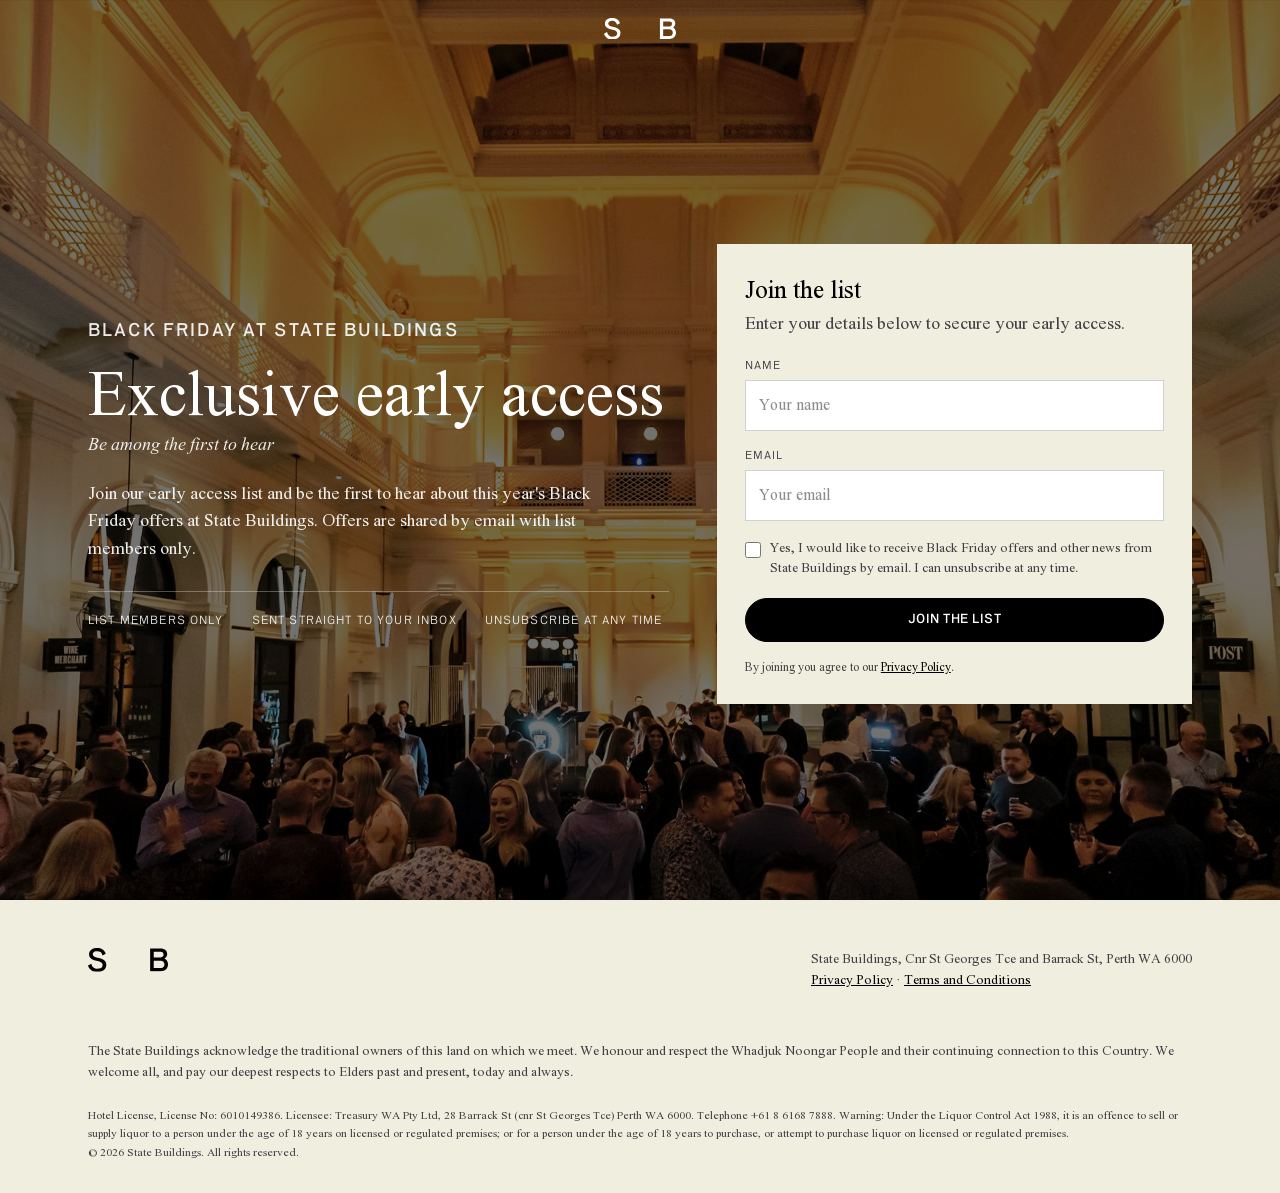
<file: black-friday/index.html>
<!doctype html>
<html lang="en-AU">
<head>
<meta charset="utf-8">
<meta name="viewport" content="width=device-width, initial-scale=1">
<meta name="robots" content="noindex, nofollow">
<title>Black Friday Early Access | State Buildings, Perth</title>
<meta name="description" content="Join the State Buildings early access list and be among the first to hear about our Black Friday offers, sent by email to list members only.">
<link rel="icon" href="images/favicon-32x32.png" sizes="32x32" type="image/png">
<link rel="preload" as="image" href="images/hero-postal-hall.jpg">
<link rel="stylesheet" href="css/normalize.css">
<link rel="stylesheet" href="css/style.css">

<!-- Google Tag Manager (same container as statebuildings.com) -->
<script>(function(w,d,s,l,i){w[l]=w[l]||[];w[l].push({'gtm.start':new Date().getTime(),event:'gtm.js'});var f=d.getElementsByTagName(s)[0],j=d.createElement(s),dl=l!='dataLayer'?'&l='+l:'';j.async=true;j.src='https://www.googletagmanager.com/gtm.js?id='+i+dl;f.parentNode.insertBefore(j,f);})(window,document,'script','dataLayer','GTM-5KL7FBX');</script>
<!-- End Google Tag Manager -->

<style>
:root{--cream:#f0eede}
body{background:var(--black)}

/* ---------- Buttons: match statebuildings.com ---------- */
.btn{min-height:2rem;padding:.5rem .75rem;font-size:.75rem;line-height:1rem;letter-spacing:.5px;gap:.5rem}

/* ---------- Nav ---------- */
.nav{position:absolute;top:0;left:0;right:0;z-index:10;display:flex;align-items:center;justify-content:center;padding:1.1rem var(--pad);color:var(--white)}
.nav__logo{display:block;width:72px;color:inherit}
.nav__logo svg{width:100%;height:auto;display:block}

/* ---------- Hero with sign-up ---------- */
.hero{position:relative;min-height:100svh;display:flex;align-items:center;color:var(--white);overflow:hidden;background:var(--black)}
.hero__bg{position:absolute;inset:0;width:100%;height:100%;object-fit:cover;object-position:center 45%}
.hero::after{content:"";position:absolute;inset:0;background:rgba(0,0,0,.55)}
.hero__inner{position:relative;z-index:1;width:100%;max-width:var(--container);margin:0 auto;padding:7rem var(--pad) 4rem;display:grid;grid-template-columns:1.1fr .9fr;gap:3rem;align-items:center}
.hero .label{color:rgba(255,255,255,.9)}
.hero h1{color:var(--white);margin-bottom:.5rem;font-size:clamp(2.4rem,5vw,4.25rem);line-height:1;letter-spacing:0}
.hero__sub{font-style:italic;font-size:clamp(1.3rem,2.2vw,1.85rem);line-height:1.2;color:var(--white);margin-bottom:1.5rem}
.hero p{color:rgba(255,255,255,.92);max-width:520px;font-size:clamp(1rem,1.4vw,1.2rem)}
.hero__points{list-style:none;margin:1.75rem 0 0;padding:1.25rem 0 0;border-top:1px solid rgba(255,255,255,.3);display:flex;flex-wrap:wrap;gap:.5rem 1.75rem;font-family:var(--font-grotesk);font-size:.72rem;letter-spacing:.1em;text-transform:uppercase;color:rgba(255,255,255,.85)}

/* ---------- Sign-up card ---------- */
.signup{background:var(--cream);color:var(--text);padding:2rem 1.75rem 1.75rem}
.signup h2{font-size:1.6rem;margin-bottom:.4rem;letter-spacing:0}
.hero .signup p{color:var(--text-2)}
.hero .signup .signup__fine{font-size:.75rem}
.signup__intro{font-size:.95rem;margin-bottom:1.25rem}
.field{margin-bottom:1rem}
.field label{display:block;font-family:var(--font-grotesk);font-size:.7rem;letter-spacing:.1em;text-transform:uppercase;color:var(--text-2);margin-bottom:.35rem}
.field input::placeholder{color:var(--text-2);opacity:.6}
.field input{width:100%;font:inherit;font-size:1rem;padding:.75rem .85rem;border:1px solid var(--rule);background:var(--white);color:var(--text);border-radius:0}
.field input:focus{outline:2px solid var(--wine);outline-offset:0;border-color:var(--wine)}
.consent{display:flex;gap:.6rem;align-items:flex-start;font-size:.85rem;line-height:1.45;color:var(--text-2);margin:1.1rem 0 1.25rem}
.consent input{margin-top:.2rem;flex:none;width:16px;height:16px;accent-color:var(--black)}
.signup .btn{width:100%;min-height:2.75rem;font-size:.8rem}
.signup__fine{font-size:.75rem;color:var(--text-2);margin:1rem 0 0;max-width:none}
.signup__fine a{color:var(--black)}

/* ---------- Footer ---------- */
.footer{background:var(--cream);padding:3rem 0 2rem;font-size:.85rem;color:var(--text-2)}
.footer__top{display:flex;justify-content:space-between;align-items:flex-start;gap:2rem;flex-wrap:wrap;margin-bottom:2rem}
.footer__logo{width:80px;color:var(--black)}
.footer__logo svg{width:100%;height:auto}
.footer p{max-width:none}
.footer small{display:block;font-size:.72rem;line-height:1.6;margin-top:1.5rem;color:var(--text-2)}
.footer a{color:var(--black)}

@media (max-width:900px){
  .hero{align-items:flex-start}
  .hero__inner{grid-template-columns:1fr;gap:2rem;padding:6rem 1.25rem 2.5rem}
  .hero__points{gap:.4rem 1.25rem}
}
@media (max-width:600px){
  .nav__logo{width:60px}
  .hero h1{font-size:2.4rem}
  .signup{padding:1.5rem 1.25rem 1.25rem}
  .footer__top{flex-direction:column;align-items:center;text-align:center}
  .footer{text-align:center}
}
</style>
</head>
<body>
<!-- Google Tag Manager (noscript) -->
<noscript><iframe src="https://www.googletagmanager.com/ns.html?id=GTM-5KL7FBX" height="0" width="0" style="display:none;visibility:hidden"></iframe></noscript>
<!-- End Google Tag Manager (noscript) -->

<header class="nav">
  <a class="nav__logo" href="https://statebuildings.com/" aria-label="State Buildings home">
    <svg viewBox="0 0 171 51" fill="currentColor" aria-hidden="true"><use href="#sb-logo"/></svg>
  </a>
</header>

<section class="hero">
  <img class="hero__bg" src="images/hero-postal-hall.jpg" alt="A cocktail event in Postal Hall at State Buildings, Perth, beneath the heritage balconies" fetchpriority="high">
  <div class="hero__inner">
    <div>
      <p class="label">Black Friday at State Buildings</p>
      <h1>Exclusive early access</h1>
      <p class="hero__sub">Be among the first to hear</p>
      <p>Join our early access list and be the first to hear about this year's Black Friday offers at State Buildings. Offers are shared by email with list members only.</p>
      <ul class="hero__points">
        <li>List members only</li>
        <li>Sent straight to your inbox</li>
        <li>Unsubscribe at any time</li>
      </ul>
    </div>

    <div class="signup" id="join">
      <h2>Join the list</h2>
      <p class="signup__intro">Enter your details below to secure your early access.</p>

      <!--
        CAMPAIGN MONITOR embed for the Black Friday list (Jasmine Totino, 2026-10-29).
        Keep the js-cm-form / js-cm-email-input classes, field names and data-id:
        copypastesubscribeformlogic.js swaps the action for a secure subscribe URL on submit.
        The list's subscription confirmation page must be
        https://lp.statebuildings.com/black-friday/confirmed/
        Never a URL containing "thank-you" (Form Submit (URL) 1759210751786952).
      -->
      <form class="js-cm-form" id="subForm" action="https://www.createsend.com/t/subscribeerror?description=" method="post" data-id="30FEA77E7D0A9B8D7616376B90063231347FE10E9880558CEFD83E6FB3C0D4C3CADF9280B840995D904DC2011142A3947097D88BE3EC52C06AAA97BBE63CB21A">
        <div class="field">
          <label for="fieldName">Name</label>
          <input id="fieldName" name="cm-name" type="text" maxlength="200" autocomplete="name" placeholder="Your name">
        </div>
        <div class="field">
          <label for="fieldEmail">Email</label>
          <input class="js-cm-email-input qa-input-email" id="fieldEmail" name="cm-jilkldj-jilkldj" type="email" maxlength="200" autocomplete="email" placeholder="Your email" required>
        </div>
        <label class="consent" for="cm-privacy-consent">
          <input id="cm-privacy-consent" name="cm-privacy-consent" type="checkbox" required aria-required="true">
          <span>Yes, I would like to receive Black Friday offers and other news from State Buildings by email. I can unsubscribe at any time.</span>
        </label>
        <input id="cm-privacy-consent-hidden" name="cm-privacy-consent-hidden" type="hidden" value="true">
        <button class="btn" type="submit">Join the list</button>
      </form>
      <p class="signup__fine">By joining you agree to our <a href="https://statebuildings.com/privacy-policy">Privacy Policy</a>.</p>
    </div>
  </div>
</section>

<footer class="footer">
  <div class="container">
    <div class="footer__top">
      <a class="footer__logo" href="https://statebuildings.com/" aria-label="State Buildings"><svg viewBox="0 0 171 51" fill="currentColor" aria-hidden="true"><use href="#sb-logo"/></svg></a>
      <p>State Buildings, Cnr St Georges Tce and Barrack St, Perth WA 6000<br><a href="https://statebuildings.com/privacy-policy">Privacy Policy</a> &middot; <a href="https://statebuildings.com/terms-conditions">Terms and Conditions</a></p>
    </div>
    <p>The State Buildings acknowledge the traditional owners of this land on which we meet. We honour and respect the Whadjuk Noongar People and their continuing connection to this Country. We welcome all, and pay our deepest respects to Elders past and present, today and always.</p>
    <small>Hotel License, License No: 6010149386. Licensee: Treasury WA Pty Ltd, 28 Barrack St (cnr St Georges Tce) Perth WA 6000. Telephone +61 8 6168 7888. Warning: Under the Liquor Control Act 1988, it is an offence to sell or supply liquor to a person under the age of 18 years on licensed or regulated premises; or for a person under the age of 18 years to purchase, or attempt to purchase liquor on licensed or regulated premises.<br>&copy; 2026 State Buildings. All rights reserved.</small>
  </div>
</footer>

<!-- Logo symbol (State Buildings wordmark from statebuildings.com header) -->
<svg width="0" height="0" style="position:absolute" aria-hidden="true"><symbol id="sb-logo" viewBox="0 0 171 51"><g><path d="M140.488 27H155.36C157.711 27 159.654 27.7273 161.146 29.1364C162.638 30.5909 163.361 32.6364 163.361 35.2727C163.361 37.9091 163.18 37.2727 162.773 38.2273C162.366 39.1818 161.824 40 161.146 40.6818C160.468 41.3636 159.654 41.9091 158.75 42.3182C157.801 42.7273 156.807 42.9091 155.722 42.9091H140.488V26.9545V27ZM140.488 8.04545H155.044C157.168 8.04545 158.795 8.59091 159.88 9.68182C160.965 10.7727 161.508 12.1818 161.508 13.9091C161.508 15.6364 160.92 17.2273 159.745 18.4091C158.569 19.5455 156.987 20.1364 154.998 20.1364H140.534V8.09091H140.488V8.04545ZM132.849 49.8182H154.953C157.259 49.8182 159.428 49.4545 161.372 48.7727C163.316 48.0909 164.988 47.0909 166.435 45.7727C167.881 44.4545 168.966 42.9091 169.78 41.1364C170.593 39.3182 171 37.3182 171 35.0909C171 32.8636 170.819 32.2273 170.412 30.9091C170.006 29.5909 169.463 28.4091 168.785 27.3182C168.107 26.2273 167.293 25.3182 166.389 24.5C165.485 23.7273 164.491 23.1364 163.496 22.7273C164.22 22.2727 164.898 21.7273 165.621 21.0909C166.299 20.4545 166.932 19.7273 167.474 18.9545C168.017 18.1364 168.423 17.2727 168.74 16.2727C169.056 15.3182 169.192 14.3182 169.192 13.2727C169.192 9.40909 167.926 6.40909 165.44 4.31818C162.954 2.22727 159.293 1.13636 154.501 1.13636H132.849V49.8182Z"></path><path d="M27.2569 50.1364C29.5171 49.5455 31.506 48.6364 33.2688 47.4545C35.0317 46.2273 36.3878 44.6818 37.4726 42.7273C38.5123 40.7727 39.0547 38.5 39.0547 35.7727C39.0547 33.0455 38.6027 31.4545 37.7439 29.8636C36.885 28.2727 35.755 26.9545 34.4441 25.9545C33.088 24.9545 31.6416 24.1364 30.0143 23.5455C28.387 22.9545 26.8501 22.4545 25.4037 22.0455L17.9453 20.1364C14.9619 19.2727 12.8826 18.2273 11.7978 16.9545C10.6677 15.6818 10.1253 14.3636 10.1253 13.0909C10.1253 11.8182 10.3965 11.2273 10.8937 10.4091C11.391 9.63636 12.1142 8.95455 12.973 8.40909C13.8319 7.86364 14.8715 7.45455 16.0468 7.18182C17.222 6.90909 18.5329 6.72727 19.889 6.72727C22.6011 6.72727 24.9064 7.36364 26.7597 8.68182C28.613 10 29.9691 12.3636 30.8731 15.7727L37.9247 12.5455C37.2918 10.3636 36.3878 8.45455 35.2125 6.86364C34.0373 5.27273 32.636 3.95455 31.0087 2.95455C29.3815 1.95455 27.6638 1.18182 25.7653 0.727273C23.8668 0.272727 21.9231 0 19.889 0C17.8549 0 15.414 0.272727 13.2895 0.772727C11.165 1.27273 9.31166 2.09091 7.63918 3.18182C6.0119 4.27273 4.70103 5.68182 3.70658 7.40909C2.71213 9.13636 2.21491 11.1818 2.21491 13.5909C2.21491 16 2.62173 17.3636 3.39017 18.8182C4.15861 20.2727 5.19826 21.5455 6.46392 22.5455C7.72958 23.5909 9.17605 24.4545 10.8033 25.0909C12.4306 25.7727 14.0579 26.3182 15.6852 26.7273L22.9175 28.5455C24.138 28.9091 25.2228 29.3182 26.2173 29.7727C27.2117 30.2273 28.1158 30.7727 28.8842 31.4091C29.6527 32.0455 30.2403 32.7727 30.6471 33.5909C31.0539 34.4091 31.2799 35.4091 31.2799 36.5455C31.2799 37.6818 30.9635 39.2727 30.3307 40.2727C29.6979 41.2727 28.8842 42.0455 27.8446 42.6818C26.8049 43.2727 25.6749 43.7273 24.4092 43.9545C23.1435 44.1818 21.8327 44.3182 20.4766 44.3182C16.8152 44.3182 13.8771 43.3636 11.617 41.5C9.40206 39.6364 7.91039 36.9545 7.18715 33.4545L0 37.1818C0.768438 39.6818 1.80809 41.8182 3.16416 43.5909C4.52022 45.3636 6.0571 46.7727 7.81999 47.8636C9.58287 48.9545 11.5266 49.7727 13.6059 50.2727C15.6852 50.7727 17.9001 51 20.2506 51C22.6011 51 24.9968 50.7273 27.2569 50.1364Z"></path></g></symbol></svg>
<script src="https://js.createsend1.com/javascript/copypastesubscribeformlogic.js"></script>
</body>
</html>
</file>
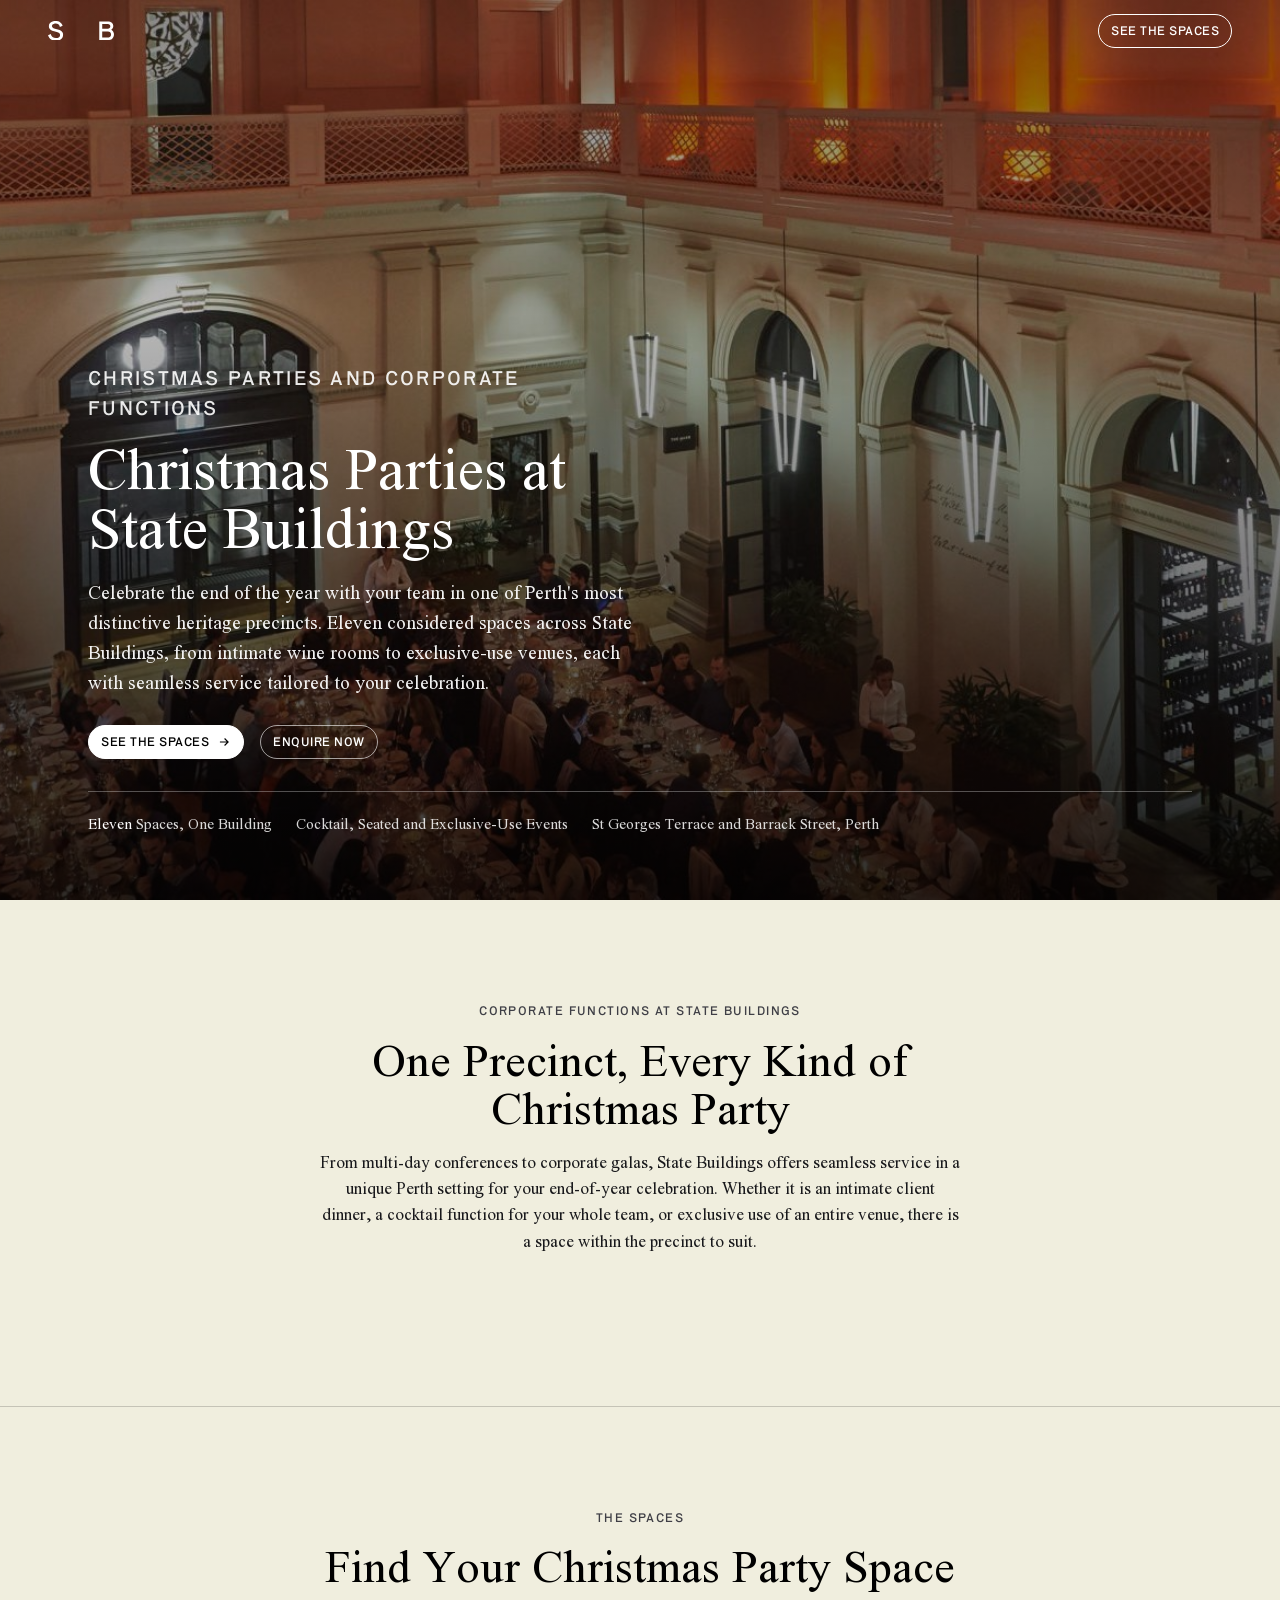
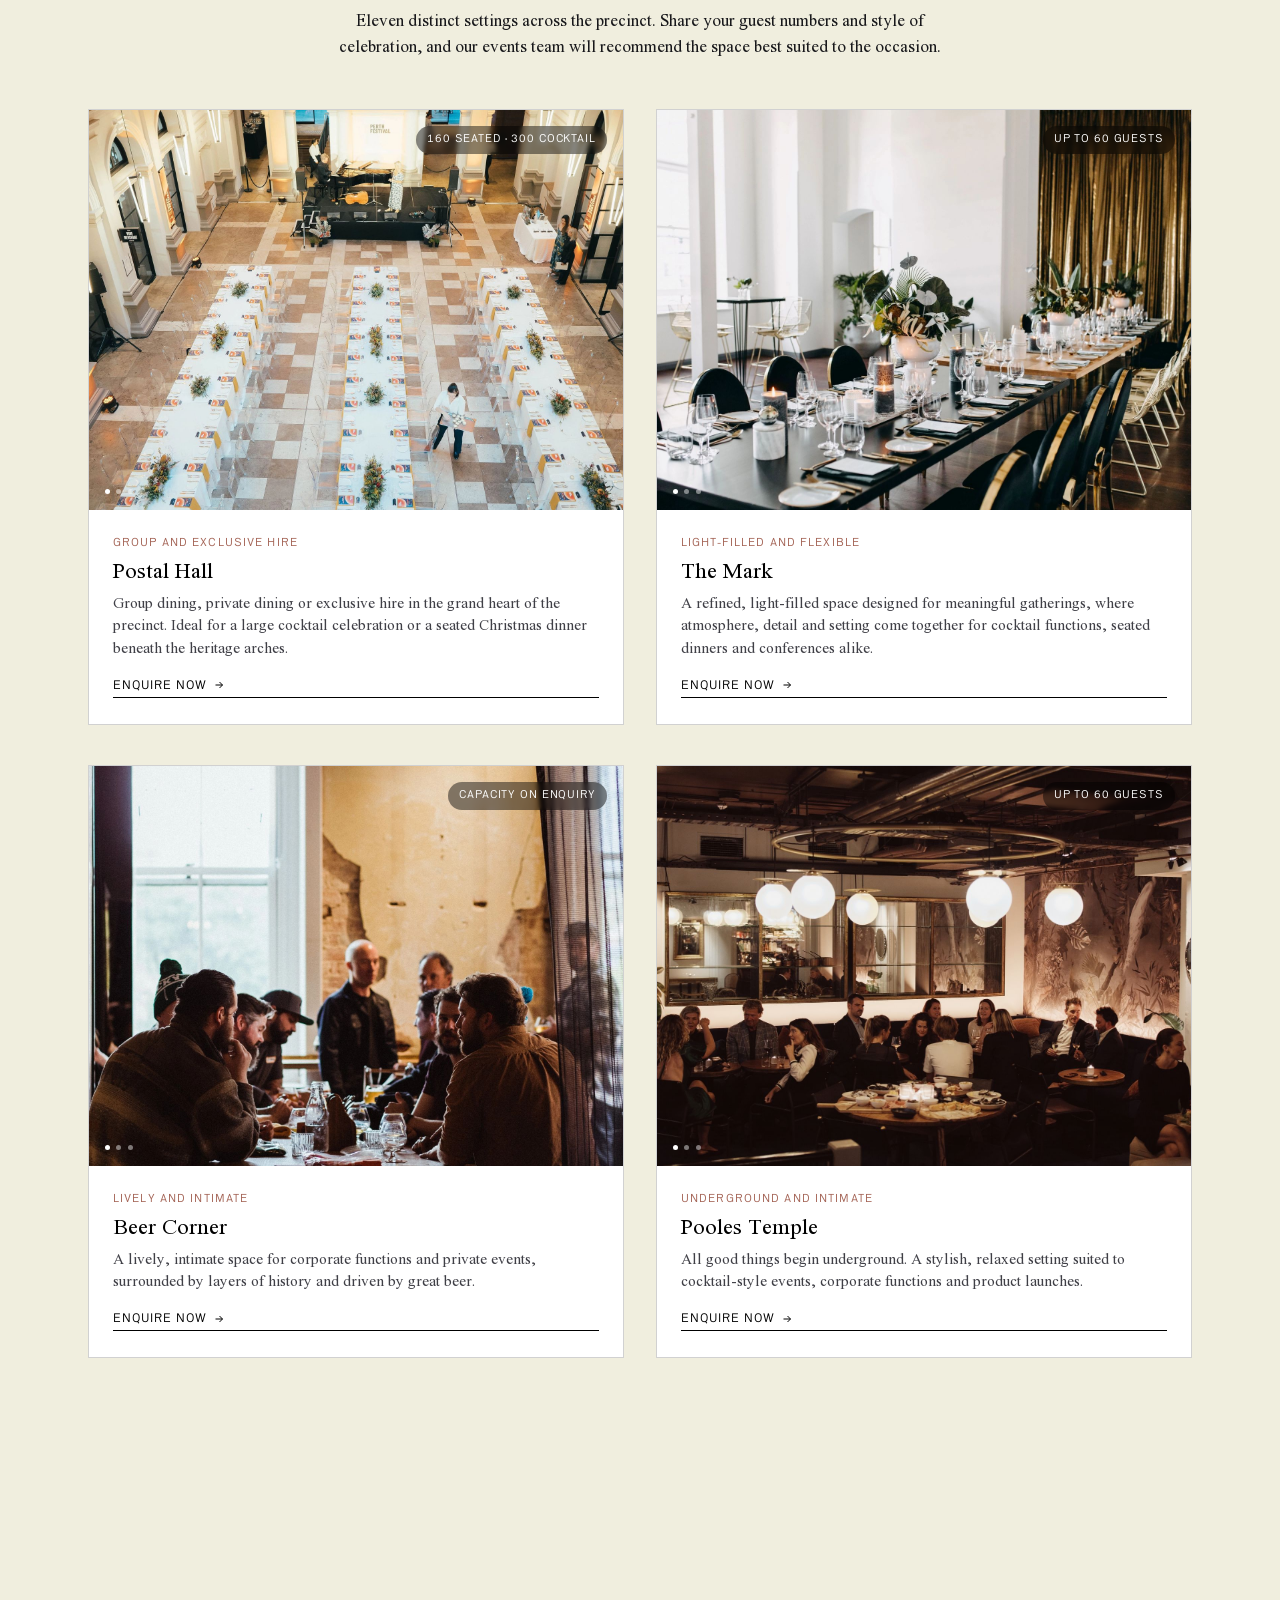
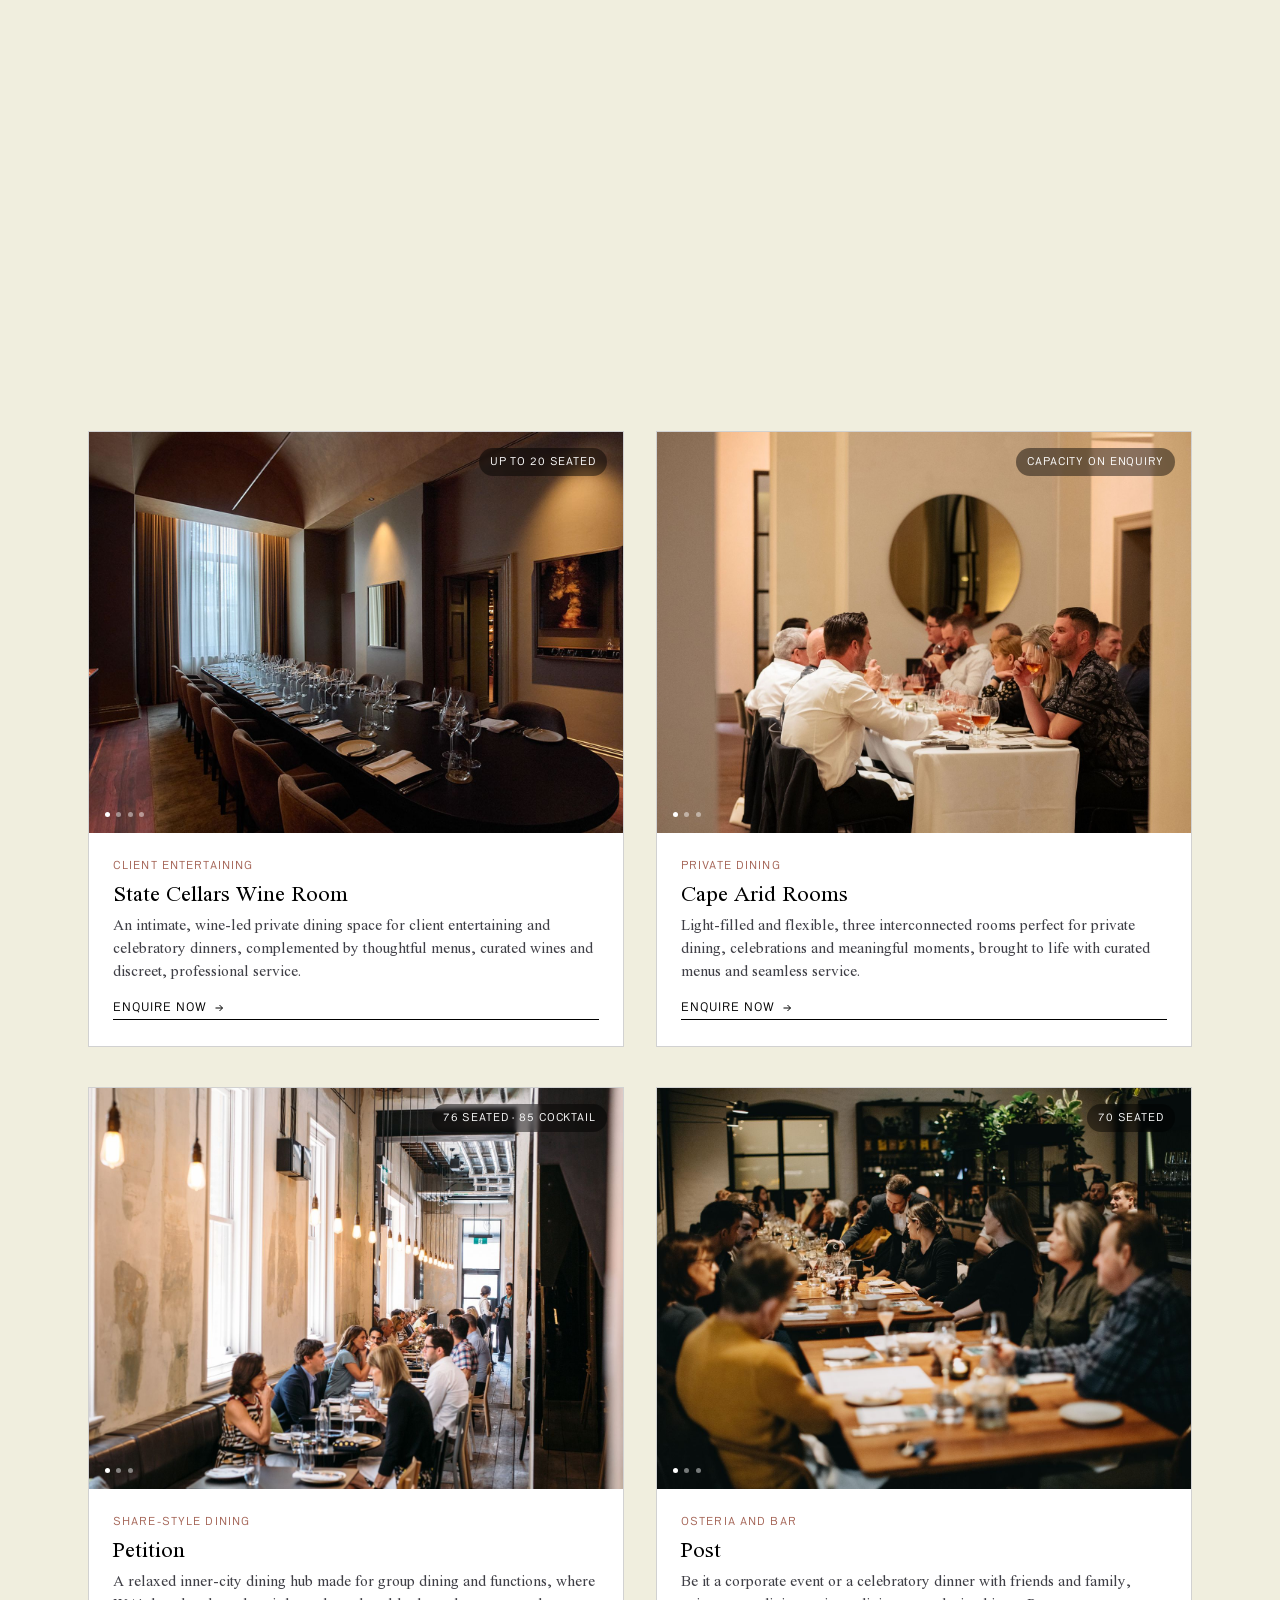
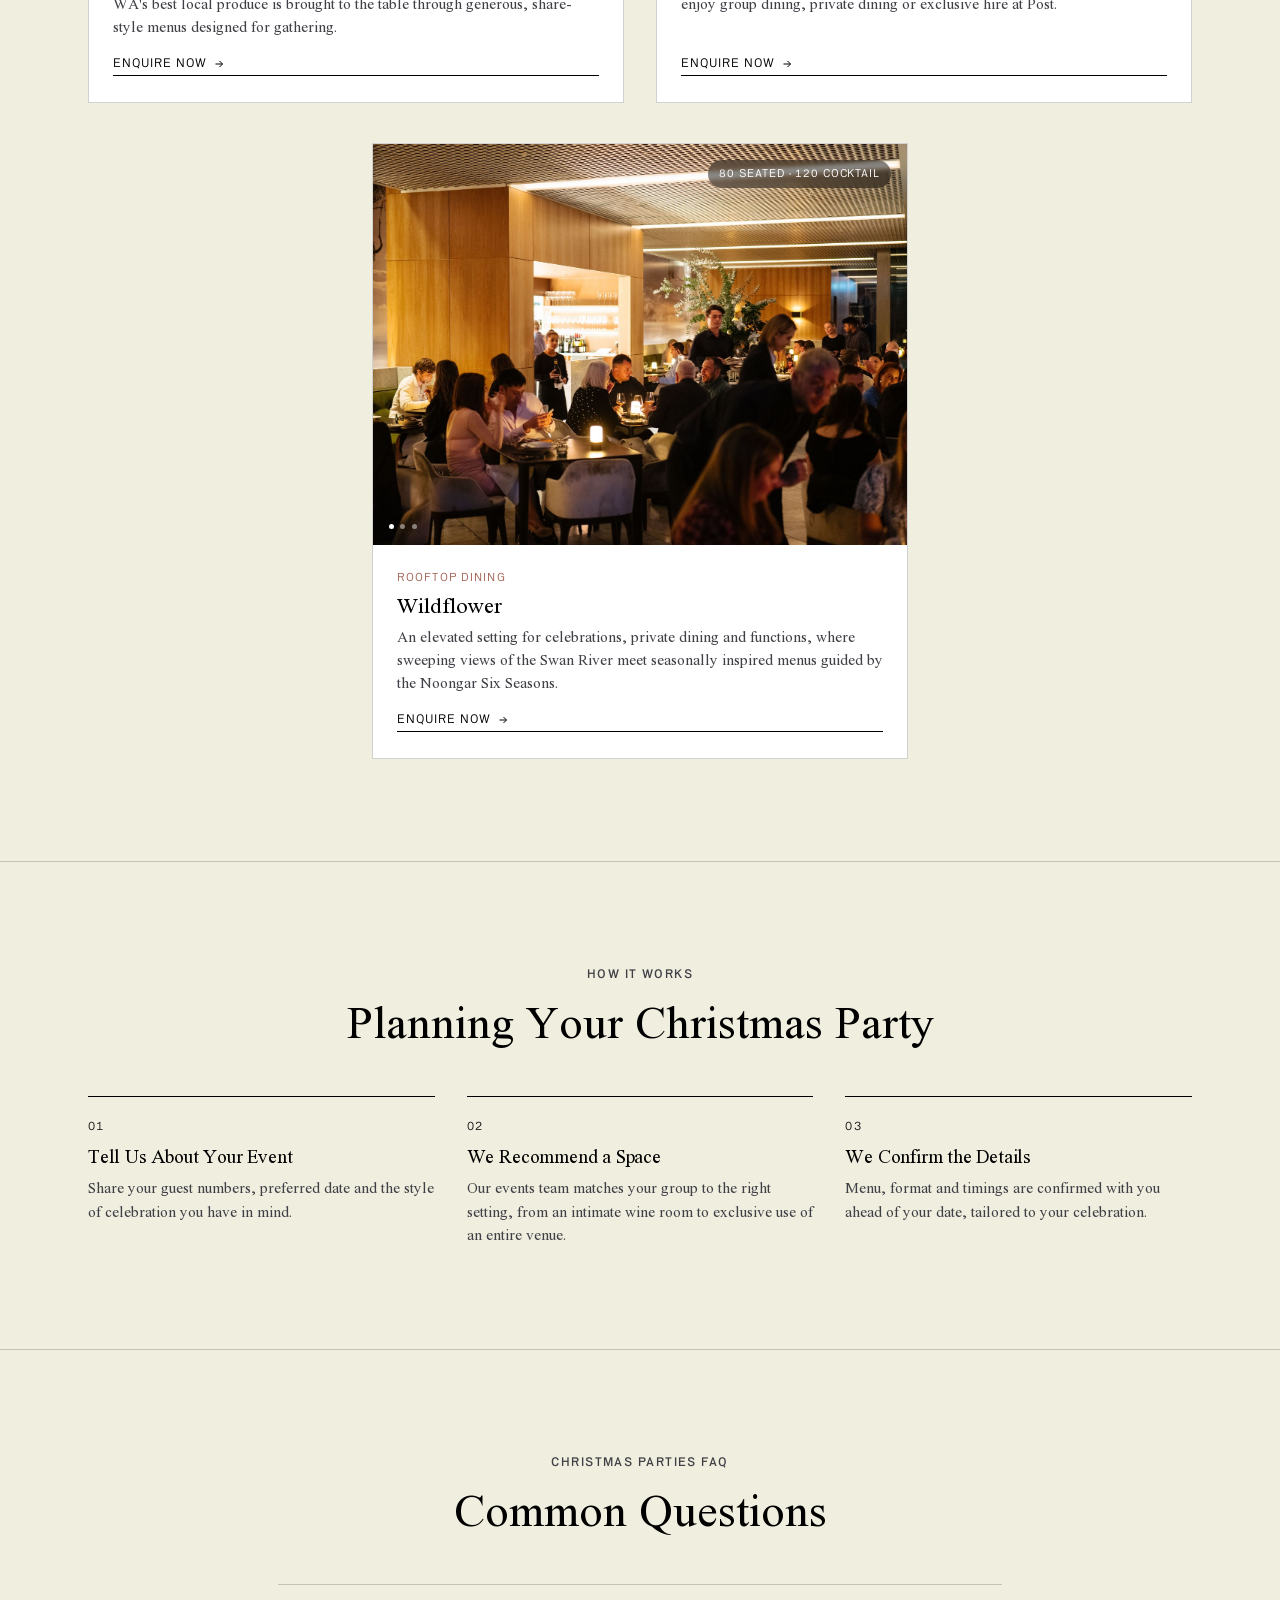
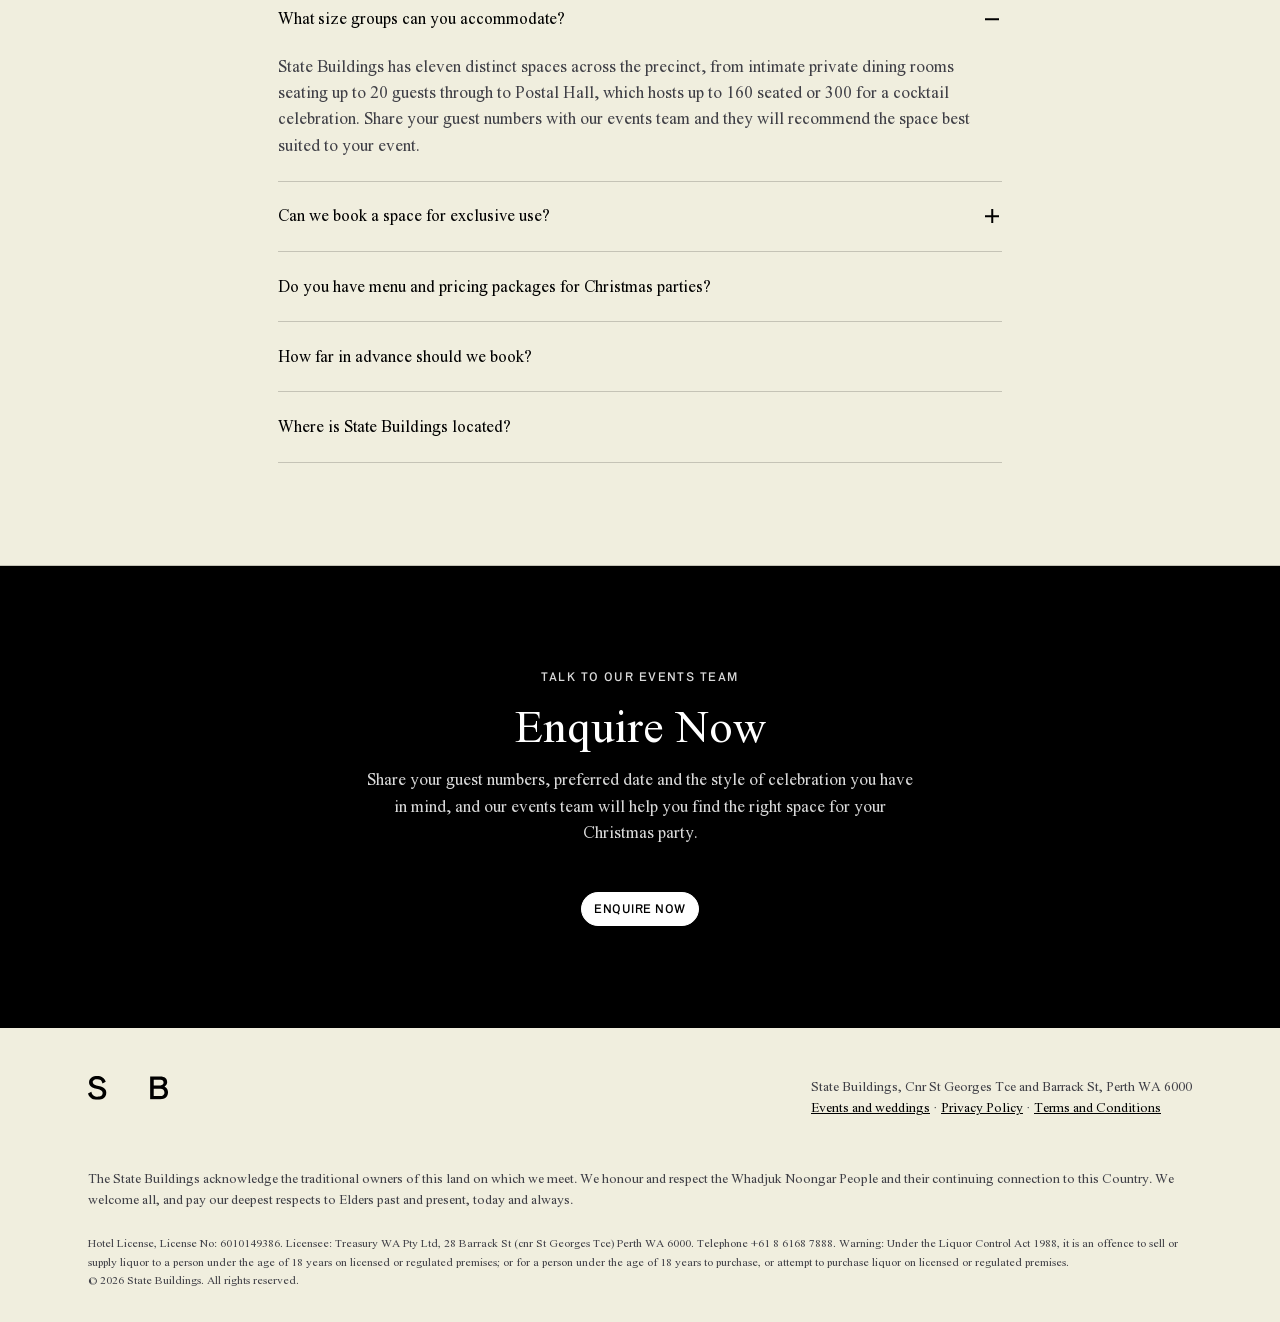
<file: christmas-parties/index.html>
<!doctype html>
<html lang="en-AU">
<head>
<meta charset="utf-8">
<meta name="viewport" content="width=device-width, initial-scale=1">
<meta name="robots" content="noindex, nofollow">
<title>Christmas Parties and Corporate Functions | State Buildings, Perth</title>
<meta name="description" content="Celebrate the end of the year at State Buildings, Perth. Eleven distinct spaces across the heritage precinct, from intimate wine rooms to exclusive-use venues, with seamless service tailored to your event.">
<link rel="icon" href="images/favicon-32x32.png" sizes="32x32" type="image/png">
<link rel="preload" as="image" href="images/hero-christmas.jpg">
<link rel="stylesheet" href="css/normalize.css">
<link rel="stylesheet" href="css/style.css">

<!-- Google Tag Manager (same container as statebuildings.com) -->
<script>(function(w,d,s,l,i){w[l]=w[l]||[];w[l].push({'gtm.start':new Date().getTime(),event:'gtm.js'});var f=d.getElementsByTagName(s)[0],j=d.createElement(s),dl=l!='dataLayer'?'&l='+l:'';j.async=true;j.src='https://www.googletagmanager.com/gtm.js?id='+i+dl;f.parentNode.insertBefore(j,f);})(window,document,'script','dataLayer','GTM-5KL7FBX');</script>
<!-- End Google Tag Manager -->

<style>
/* ---------- Brand background: cream, matching festive-group-dining ---------- */
:root{--cream:#f0eede}
body{background:var(--cream)}
.section--sand{background:var(--cream);border-top:1px solid var(--rule);border-bottom:1px solid var(--rule)}

/* ---------- Heading scale (match site: no negative tracking, tight leading) ---------- */
h2{line-height:1.05;letter-spacing:0}

/* ---------- Buttons: match statebuildings.com exactly ---------- */
.btn{min-height:2rem;padding:.5rem .75rem;font-size:.75rem;line-height:1rem;letter-spacing:.5px;gap:.5rem}
.btn svg{width:14px;height:14px}

/* ---------- Nav ---------- */
.nav{position:fixed;top:0;left:0;right:0;z-index:100;display:flex;align-items:center;justify-content:space-between;padding:.85rem var(--pad);color:var(--white);transition:background .3s,color .3s,box-shadow .3s}
.nav.scrolled{background:var(--white);color:var(--black);box-shadow:0 1px 0 var(--rule)}
.nav__logo{display:block;width:66px;color:inherit}
.nav__logo svg{width:100%;height:auto;display:block}
.nav .btn{padding:.5rem .75rem;font-size:.75rem}
.nav:not(.scrolled) .btn{background:transparent;border-color:var(--white);color:var(--white)}
.nav:not(.scrolled) .btn:hover{background:var(--white);color:var(--black)}

/* ---------- Hero ---------- */
.hero{position:relative;min-height:100svh;display:flex;align-items:flex-end;color:var(--white);overflow:hidden;background:var(--black)}
.hero__bg{position:absolute;inset:0;width:100%;height:100%;object-fit:cover;object-position:center 70%}
.hero::after{content:"";position:absolute;inset:0;background:linear-gradient(180deg,rgba(0,0,0,.45) 0%,rgba(0,0,0,.25) 35%,rgba(0,0,0,.82) 100%)}
.hero__inner{position:relative;z-index:1;padding:8rem var(--pad) 4rem;width:100%;max-width:var(--container);margin:0 auto}
.hero .label{color:rgba(255,255,255,.9)}
.hero h1{color:var(--white);max-width:19ch;margin-bottom:1.25rem;font-size:clamp(2.1rem,4.6vw,3.9rem);line-height:1;letter-spacing:0}
.hero p{color:rgba(255,255,255,.94);max-width:560px;font-size:clamp(1.05rem,1.5vw,1.3rem)}
.hero__cta{display:flex;flex-wrap:wrap;gap:1rem;align-items:center;margin-top:1.75rem}
.hero__proof{display:flex;flex-wrap:wrap;gap:.5rem 1.5rem;margin-top:2rem;padding-top:1.25rem;border-top:1px solid rgba(255,255,255,.3);font-family:var(--font-serif);font-size:.95rem;letter-spacing:0;color:rgba(255,255,255,.85)}
.hero__proof strong{color:var(--white);font-weight:500}
.scroll-hint{display:none}

/* ---------- Spaces grid ---------- */
.spaces{display:grid;grid-template-columns:repeat(2,1fr);gap:2.5rem 2rem}
.space:last-child:nth-child(odd){grid-column:1/-1;width:calc(50% - 1rem);margin:0 auto}
.space{position:relative;display:flex;flex-direction:column;color:inherit;background:var(--white);border:1px solid var(--rule)}
.space__media{position:relative;aspect-ratio:4/3;overflow:hidden;background:var(--black)}
.space__slide{position:absolute;inset:0;opacity:0;transition:opacity 1s ease}
.space__slide.is-active{opacity:1}
.space__slide img{width:100%;height:100%;object-fit:cover}
.space__dots{position:absolute;left:1rem;bottom:1rem;z-index:2;display:flex;gap:.4rem}
.space__dots span{width:5px;height:5px;border-radius:50%;background:rgba(255,255,255,.45);transition:background .3s}
.space__dots span.is-active{background:var(--white)}
.space__cap{position:absolute;right:1rem;top:1rem;z-index:2;font-family:var(--font-grotesk);font-size:.68rem;letter-spacing:.08em;text-transform:uppercase;color:var(--white);background:rgba(0,0,0,.45);padding:.35rem .7rem;border-radius:999px;backdrop-filter:blur(2px)}
.space__body{padding:1.5rem 1.5rem 1.6rem;flex:1;display:flex;flex-direction:column}
.space__body p{flex:1}
.space__tag{font-family:var(--font-grotesk);font-size:.7rem;letter-spacing:.1em;text-transform:uppercase;color:var(--wine);display:block;margin-bottom:.5rem}
.space__body h3{font-size:1.4rem;margin-bottom:.5rem;letter-spacing:0}
.space__body p{font-size:.95rem;color:var(--text-2);margin:0 0 1rem;max-width:none;line-height:1.5}
.space__link{display:inline-flex;align-items:center;gap:.4rem;font-family:var(--font-grotesk);font-size:.75rem;letter-spacing:.08em;text-transform:uppercase;color:var(--black);text-decoration:none;border-bottom:1px solid var(--black);padding-bottom:.15rem}
.space__link svg{width:12px;height:12px;transition:transform .2s}
.space:hover .space__link svg{transform:translateX(3px)}

/* ---------- Process ---------- */
.steps{counter-reset:step;display:grid;grid-template-columns:repeat(3,1fr);gap:2rem}
.step{position:relative;padding-top:1.25rem;border-top:1px solid var(--black)}
.step__n{font-family:var(--font-grotesk);font-size:.75rem;letter-spacing:.12em;margin-bottom:.75rem;display:block}
.step h3{font-size:1.2rem;margin-bottom:.5rem}
.step p{font-size:.95rem;color:var(--text-2);margin:0}

/* ---------- FAQ ---------- */
.faq{max-width:820px;margin:0 auto}
.faq__item{border-bottom:1px solid var(--rule)}
.faq__item:first-child{border-top:1px solid var(--rule)}
.faq__q{width:100%;display:flex;align-items:center;justify-content:space-between;gap:1rem;background:none;border:0;text-align:left;padding:1.35rem 0;font-family:var(--font-serif);font-size:1.05rem;color:var(--black);cursor:pointer}
.faq__icon{flex:none;width:20px;height:20px;position:relative}
.faq__icon::before,.faq__icon::after{content:"";position:absolute;top:50%;left:50%;background:var(--black);transform:translate(-50%,-50%)}
.faq__icon::before{width:14px;height:1.5px}
.faq__icon::after{width:1.5px;height:14px;transition:transform .25s ease}
.faq__item.is-open .faq__icon::after{transform:translate(-50%,-50%) rotate(90deg) scale(0)}
.faq__a{max-height:0;overflow:hidden;transition:max-height .3s ease}
.faq__a p{padding-bottom:1.35rem;margin:0;color:var(--text-2);max-width:none}

/* ---------- Closing enquire ---------- */
.enquire{background:var(--black);color:var(--white);text-align:center}
.enquire h2{color:var(--white)}
.enquire p{color:rgba(255,255,255,.85);max-width:560px;margin-left:auto;margin-right:auto}
.enquire .btn{margin-top:1.75rem}

/* ---------- Footer ---------- */
.footer{background:var(--cream);padding:3rem 0 2rem;font-size:.85rem;color:var(--text-2)}
.footer__top{display:flex;justify-content:space-between;align-items:flex-start;gap:2rem;flex-wrap:wrap;margin-bottom:2rem}
.footer__logo{width:80px;color:var(--black)}
.footer__logo svg{width:100%;height:auto}
.footer p{max-width:none}
.footer small{display:block;font-size:.72rem;line-height:1.6;margin-top:1.5rem;color:var(--text-2)}
.footer a{color:var(--black)}

/* ---------- Responsive ---------- */
@media (max-width:1024px){
  .steps{grid-template-columns:repeat(1,1fr);max-width:520px;margin:0 auto}
}
@media (max-width:900px){
  .spaces{grid-template-columns:1fr;max-width:560px;margin:0 auto}
  .space:last-child:nth-child(odd){width:auto;margin:0}
  .hero__inner{padding-top:7rem}
}
@media (max-width:600px){
  .nav{padding:.6rem 1rem}
  .nav__logo{width:56px}
  .nav .btn{padding:.55rem .85rem;font-size:.65rem}
  .hero{min-height:100svh}
  .hero__bg{object-position:48% 75%}
  .hero__inner{padding:6rem 1.25rem 3rem}
  .hero h1{font-size:2.1rem}
  .hero p{font-size:.95rem}
  .hero__cta .btn{width:100%}
  .hero__proof{flex-direction:column;gap:.4rem;font-size:.72rem}
  .scroll-hint{display:block;text-align:center;font-family:var(--font-grotesk);font-size:.7rem;letter-spacing:.12em;text-transform:uppercase;padding:1rem 0 0;color:var(--text-2)}
  .scroll-hint span{display:block;animation:bob 1.6s infinite}
  @keyframes bob{0%,100%{transform:translateY(0)}50%{transform:translateY(5px)}}
  h2{font-size:1.55rem;line-height:1.05;letter-spacing:0}
  .section{padding:3.5rem 0}
  .section-head{margin-bottom:2rem}
  .btn{font-size:.75rem;padding:.5rem .75rem}
  .spaces{gap:2rem}
  .space__body{padding:1.15rem 1.15rem 1.25rem}
  .space__body h3{font-size:1.15rem}
  .space__body p{font-size:.85rem}
  .space__cap{font-size:.62rem;padding:.3rem .6rem}
  .faq__q{font-size:.95rem;padding:1.1rem 0}
  .footer__top{flex-direction:column;align-items:center;text-align:center}
  .footer{text-align:center}
}
</style>
</head>
<body>
<!-- Google Tag Manager (noscript) -->
<noscript><iframe src="https://www.googletagmanager.com/ns.html?id=GTM-5KL7FBX" height="0" width="0" style="display:none;visibility:hidden"></iframe></noscript>
<!-- End Google Tag Manager (noscript) -->

<header class="nav" id="nav">
  <a class="nav__logo" href="https://statebuildings.com/" aria-label="State Buildings home">
    <svg viewBox="0 0 171 51" fill="currentColor" aria-hidden="true"><use href="#sb-logo"/></svg>
  </a>
  <a class="btn" href="#spaces">See the spaces</a>
</header>

<section class="hero">
  <img class="hero__bg" src="images/hero-christmas.jpg" alt="Postal Hall at State Buildings, Perth, filled with guests at long tables for a seated dinner" fetchpriority="high">
  <div class="hero__inner">
    <p class="label">Christmas Parties and Corporate Functions</p>
    <h1>Christmas Parties at State Buildings</h1>
    <p>Celebrate the end of the year with your team in one of Perth's most distinctive heritage precincts. Eleven considered spaces across State Buildings, from intimate wine rooms to exclusive-use venues, each with seamless service tailored to your celebration.</p>
    <div class="hero__cta">
      <a class="btn btn--light" href="#spaces">See the spaces <svg viewBox="0 0 24 24" fill="none" stroke="currentColor" stroke-width="2" aria-hidden="true"><path d="M5 12h14M13 6l6 6-6 6"/></svg></a>
      <a class="btn btn--outline" style="color:#fff;border-color:rgba(255,255,255,.6)" href="https://statebuildings.com/contact?interestedIn=functions-enquiry&amp;utm_source=lp&amp;utm_medium=referral&amp;utm_campaign=christmas-parties">Enquire now</a>
    </div>
    <div class="hero__proof">
      <span><strong>Eleven</strong> Spaces, One Building</span>
      <span>Cocktail, Seated and Exclusive-Use Events</span>
      <span>St Georges Terrace and Barrack Street, Perth</span>
    </div>
  </div>
</section>
<p class="scroll-hint">Scroll <span>&darr;</span></p>

<!-- Intro -->
<section class="section">
  <div class="container container--narrow">
    <div class="section-head fade-up">
      <p class="label">Corporate Functions at State Buildings</p>
      <h2>One Precinct, Every Kind of Christmas Party</h2>
      <p>From multi-day conferences to corporate galas, State Buildings offers seamless service in a unique Perth setting for your end-of-year celebration. Whether it is an intimate client dinner, a cocktail function for your whole team, or exclusive use of an entire venue, there is a space within the precinct to suit.</p>
    </div>
  </div>
</section>

<!-- Spaces grid -->
<section class="section section--sand" id="spaces">
  <div class="container">
    <div class="section-head fade-up">
      <p class="label">The Spaces</p>
      <h2>Find Your Christmas Party Space</h2>
      <p>Eleven distinct settings across the precinct. Share your guest numbers and style of celebration, and our events team will recommend the space best suited to the occasion.</p>
    </div>
    <div class="spaces stagger">

      <div class="space fade-up" style="--i:0">
        <div class="space__media" data-carousel>
          <span class="space__cap">160 seated &middot; 300 cocktail</span>
          <div class="space__slide is-active"><img src="images/postal-hall.jpg" alt="Aerial view of Postal Hall set with long tables for a large seated event" loading="lazy"></div>
          <div class="space__slide"><img src="images/postal-hall-2.jpg" alt="Postal Hall filled with guests at a formal seated dinner" loading="lazy"></div>
          <div class="space__slide"><img src="images/postal-hall-3.jpg" alt="Postal Hall's grand mezzanine level overlooking the main floor" loading="lazy"></div>
          <div class="space__dots"><span class="is-active"></span><span></span><span></span></div>
        </div>
        <div class="space__body">
          <span class="space__tag">Group and Exclusive Hire</span>
          <h3>Postal Hall</h3>
          <p>Group dining, private dining or exclusive hire in the grand heart of the precinct. Ideal for a large cocktail celebration or a seated Christmas dinner beneath the heritage arches.</p>
          <a class="space__link" href="https://statebuildings.com/contact?interestedIn=functions-enquiry&amp;utm_source=lp&amp;utm_medium=referral&amp;utm_campaign=christmas-parties">Enquire now <svg viewBox="0 0 24 24" fill="none" stroke="currentColor" stroke-width="2" aria-hidden="true"><path d="M5 12h14M13 6l6 6-6 6"/></svg></a>
        </div>
      </div>

      <div class="space fade-up" style="--i:1">
        <div class="space__media" data-carousel>
          <span class="space__cap">Up to 60 guests</span>
          <div class="space__slide is-active"><img src="images/the-mark-2.jpg" alt="The Mark set with long tables and candlelight for a seated group dinner" loading="lazy"></div>
          <div class="space__slide"><img src="images/the-mark.jpg" alt="The Mark, a light-filled event space at State Buildings, set for lunch" loading="lazy"></div>
          <div class="space__slide"><img src="images/the-mark-3.jpg" alt="The Mark set up boardroom-style for a conference" loading="lazy"></div>
          <div class="space__dots"><span class="is-active"></span><span></span><span></span></div>
        </div>
        <div class="space__body">
          <span class="space__tag">Light-Filled and Flexible</span>
          <h3>The Mark</h3>
          <p>A refined, light-filled space designed for meaningful gatherings, where atmosphere, detail and setting come together for cocktail functions, seated dinners and conferences alike.</p>
          <a class="space__link" href="https://statebuildings.com/contact?interestedIn=functions-enquiry&amp;utm_source=lp&amp;utm_medium=referral&amp;utm_campaign=christmas-parties">Enquire now <svg viewBox="0 0 24 24" fill="none" stroke="currentColor" stroke-width="2" aria-hidden="true"><path d="M5 12h14M13 6l6 6-6 6"/></svg></a>
        </div>
      </div>

      <div class="space fade-up" style="--i:2">
        <div class="space__media" data-carousel>
          <span class="space__cap">Capacity on enquiry</span>
          <div class="space__slide is-active"><img src="images/beer-corner.jpg" alt="A group gathered around a table at Beer Corner beneath its tall heritage windows" loading="lazy"></div>
          <div class="space__slide"><img src="images/beer-corner-2.jpg" alt="Guests at Beer Corner's long communal table" loading="lazy"></div>
          <div class="space__slide"><img src="images/beer-corner-3.jpg" alt="Friends sharing plates and drinks at Beer Corner" loading="lazy"></div>
          <div class="space__dots"><span class="is-active"></span><span></span><span></span></div>
        </div>
        <div class="space__body">
          <span class="space__tag">Lively and Intimate</span>
          <h3>Beer Corner</h3>
          <p>A lively, intimate space for corporate functions and private events, surrounded by layers of history and driven by great beer.</p>
          <a class="space__link" href="https://statebuildings.com/contact?interestedIn=functions-enquiry&amp;utm_source=lp&amp;utm_medium=referral&amp;utm_campaign=christmas-parties">Enquire now <svg viewBox="0 0 24 24" fill="none" stroke="currentColor" stroke-width="2" aria-hidden="true"><path d="M5 12h14M13 6l6 6-6 6"/></svg></a>
        </div>
      </div>

      <div class="space fade-up" style="--i:3">
        <div class="space__media" data-carousel>
          <span class="space__cap">Up to 60 guests</span>
          <div class="space__slide is-active"><img src="images/pooles-temple-4.jpg" alt="Guests gathered on the banquettes at Pooles Temple beneath globe pendant lights" loading="lazy"></div>
          <div class="space__slide"><img src="images/pooles-temple-5.jpg" alt="Guests at the bar at Pooles Temple as a bartender mixes drinks" loading="lazy"></div>
          <div class="space__slide"><img src="images/pooles-temple-6.jpg" alt="Groups seated through Pooles Temple beneath its globe pendant lights" loading="lazy"></div>
          <div class="space__dots"><span class="is-active"></span><span></span><span></span></div>
        </div>
        <div class="space__body">
          <span class="space__tag">Underground and Intimate</span>
          <h3>Pooles Temple</h3>
          <p>All good things begin underground. A stylish, relaxed setting suited to cocktail-style events, corporate functions and product launches.</p>
          <a class="space__link" href="https://statebuildings.com/contact?interestedIn=functions-enquiry&amp;utm_source=lp&amp;utm_medium=referral&amp;utm_campaign=christmas-parties">Enquire now <svg viewBox="0 0 24 24" fill="none" stroke="currentColor" stroke-width="2" aria-hidden="true"><path d="M5 12h14M13 6l6 6-6 6"/></svg></a>
        </div>
      </div>

      <div class="space fade-up" style="--i:4">
        <div class="space__media" data-carousel>
          <span class="space__cap">Capacity on enquiry</span>
          <div class="space__slide is-active"><img src="images/wine-merchant-4.jpg" alt="A group gathered at the bar inside Wine Merchant" loading="lazy"></div>
          <div class="space__slide"><img src="images/wine-merchant-5.jpg" alt="Friends sharing wine and plates at a table in Wine Merchant" loading="lazy" style="object-position:center 40%"></div>
          <div class="space__slide"><img src="images/wine-merchant-6.jpg" alt="Guests at the bar in Wine Merchant in front of its wall of wine" loading="lazy"></div>
          <div class="space__dots"><span class="is-active"></span><span></span><span></span></div>
        </div>
        <div class="space__body">
          <span class="space__tag">Refined and Relaxed</span>
          <h3>Wine Merchant</h3>
          <p>Tucked away from the city's bustle, a refined setting that feels considered yet relaxed, well suited to a more intimate end-of-year celebration.</p>
          <a class="space__link" href="https://statebuildings.com/contact?interestedIn=functions-enquiry&amp;utm_source=lp&amp;utm_medium=referral&amp;utm_campaign=christmas-parties">Enquire now <svg viewBox="0 0 24 24" fill="none" stroke="currentColor" stroke-width="2" aria-hidden="true"><path d="M5 12h14M13 6l6 6-6 6"/></svg></a>
        </div>
      </div>

      <div class="space fade-up" style="--i:5">
        <div class="space__media" data-carousel>
          <span class="space__cap">Capacity on enquiry</span>
          <div class="space__slide is-active"><img src="images/long-chim-1.jpg" alt="Groups dining at long tables between the pillars of Long Chim's basement restaurant" loading="lazy"></div>
          <div class="space__slide"><img src="images/long-chim-courtyard.jpg" alt="Long Chim's high-walled courtyard from above, with colourful umbrellas over the tables" loading="lazy"></div>
          <div class="space__slide"><img src="images/long-chim-2.jpg" alt="A group sharing drinks in front of the painted wall at Long Chim" loading="lazy"></div>
          <div class="space__slide"><img src="images/long-chim-3.jpg" alt="Guests raising their glasses over a table of shared dishes at Long Chim" loading="lazy"></div>
          <div class="space__dots"><span class="is-active"></span><span></span><span></span><span></span></div>
        </div>
        <div class="space__body">
          <span class="space__tag">Restaurant and Courtyard</span>
          <h3>Long Chim</h3>
          <p>Authentic Thai flavours with exclusive use of Long Chim's barrel-vaulted basement and high-walled courtyard, made for celebrating as a group.</p>
          <a class="space__link" href="https://statebuildings.com/contact?interestedIn=functions-enquiry&amp;utm_source=lp&amp;utm_medium=referral&amp;utm_campaign=christmas-parties">Enquire now <svg viewBox="0 0 24 24" fill="none" stroke="currentColor" stroke-width="2" aria-hidden="true"><path d="M5 12h14M13 6l6 6-6 6"/></svg></a>
        </div>
      </div>

      <div class="space fade-up" style="--i:6">
        <div class="space__media" data-carousel>
          <span class="space__cap">Up to 20 seated</span>
          <div class="space__slide is-active"><img src="images/state-cellars-2.jpg" alt="The long table in the vaulted State Cellars Wine Room, set for a private dinner" loading="lazy"></div>
          <div class="space__slide"><img src="images/state-cellars-4.jpg" alt="A guest enjoying dinner and red wine in the State Cellars Wine Room" loading="lazy"></div>
          <div class="space__slide"><img src="images/state-cellars-3.jpg" alt="State Cellars Wine Room table setting with curtained windows" loading="lazy"></div>
          <div class="space__slide"><img src="images/state-cellars.jpg" alt="Guests being served at a private dinner in the State Cellars Wine Room" loading="lazy"></div>
          <div class="space__dots"><span class="is-active"></span><span></span><span></span><span></span></div>
        </div>
        <div class="space__body">
          <span class="space__tag">Client Entertaining</span>
          <h3>State Cellars Wine Room</h3>
          <p>An intimate, wine-led private dining space for client entertaining and celebratory dinners, complemented by thoughtful menus, curated wines and discreet, professional service.</p>
          <a class="space__link" href="https://statebuildings.com/contact?interestedIn=functions-enquiry&amp;utm_source=lp&amp;utm_medium=referral&amp;utm_campaign=christmas-parties">Enquire now <svg viewBox="0 0 24 24" fill="none" stroke="currentColor" stroke-width="2" aria-hidden="true"><path d="M5 12h14M13 6l6 6-6 6"/></svg></a>
        </div>
      </div>

      <div class="space fade-up" style="--i:7">
        <div class="space__media" data-carousel>
          <span class="space__cap">Capacity on enquiry</span>
          <div class="space__slide is-active"><img src="images/cape-arid.jpg" alt="Guests at a private lunch in the Cape Arid Rooms" loading="lazy"></div>
          <div class="space__slide"><img src="images/cape-arid-3.jpg" alt="Fresh flowers by the window in the Cape Arid Rooms" loading="lazy"></div>
          <div class="space__slide"><img src="images/cape-arid-2.jpg" alt="A table set by the window in the Cape Arid Rooms" loading="lazy"></div>
          <div class="space__dots"><span class="is-active"></span><span></span><span></span></div>
        </div>
        <div class="space__body">
          <span class="space__tag">Private Dining</span>
          <h3>Cape Arid Rooms</h3>
          <p>Light-filled and flexible, three interconnected rooms perfect for private dining, celebrations and meaningful moments, brought to life with curated menus and seamless service.</p>
          <a class="space__link" href="https://statebuildings.com/contact?interestedIn=functions-enquiry&amp;utm_source=lp&amp;utm_medium=referral&amp;utm_campaign=christmas-parties">Enquire now <svg viewBox="0 0 24 24" fill="none" stroke="currentColor" stroke-width="2" aria-hidden="true"><path d="M5 12h14M13 6l6 6-6 6"/></svg></a>
        </div>
      </div>

      <div class="space fade-up" style="--i:8">
        <div class="space__media" data-carousel>
          <span class="space__cap">76 seated &middot; 85 cocktail</span>
          <div class="space__slide is-active"><img src="images/petition-1.jpg" alt="Guests dining along the windows of Petition's heritage dining room" loading="lazy"></div>
          <div class="space__slide"><img src="images/petition-2.jpg" alt="A group sharing dinner and wine at a long table in Petition" loading="lazy"></div>
          <div class="space__slide"><img src="images/petition-3.jpg" alt="A long table of guests dining at Petition" loading="lazy" style="object-position:center 65%"></div>
          <div class="space__dots"><span class="is-active"></span><span></span><span></span></div>
        </div>
        <div class="space__body">
          <span class="space__tag">Share-Style Dining</span>
          <h3>Petition</h3>
          <p>A relaxed inner-city dining hub made for group dining and functions, where WA's best local produce is brought to the table through generous, share-style menus designed for gathering.</p>
          <a class="space__link" href="https://statebuildings.com/contact?interestedIn=functions-enquiry&amp;utm_source=lp&amp;utm_medium=referral&amp;utm_campaign=christmas-parties">Enquire now <svg viewBox="0 0 24 24" fill="none" stroke="currentColor" stroke-width="2" aria-hidden="true"><path d="M5 12h14M13 6l6 6-6 6"/></svg></a>
        </div>
      </div>

      <div class="space fade-up" style="--i:9">
        <div class="space__media" data-carousel>
          <span class="space__cap">70 seated</span>
          <div class="space__slide is-active"><img src="images/post-1.jpg" alt="A group seated at a long table for dinner at Post" loading="lazy"></div>
          <div class="space__slide"><img src="images/post-2.jpg" alt="Guests dining at a long table in Post" loading="lazy"></div>
          <div class="space__slide"><img src="images/post-3.jpg" alt="Guests seated at a long table in Post, seen across the room" loading="lazy"></div>
          <div class="space__dots"><span class="is-active"></span><span></span><span></span></div>
        </div>
        <div class="space__body">
          <span class="space__tag">Osteria and Bar</span>
          <h3>Post</h3>
          <p>Be it a corporate event or a celebratory dinner with friends and family, enjoy group dining, private dining or exclusive hire at Post.</p>
          <a class="space__link" href="https://statebuildings.com/contact?interestedIn=functions-enquiry&amp;utm_source=lp&amp;utm_medium=referral&amp;utm_campaign=christmas-parties">Enquire now <svg viewBox="0 0 24 24" fill="none" stroke="currentColor" stroke-width="2" aria-hidden="true"><path d="M5 12h14M13 6l6 6-6 6"/></svg></a>
        </div>
      </div>

      <div class="space fade-up" style="--i:10">
        <div class="space__media" data-carousel>
          <span class="space__cap">80 seated &middot; 120 cocktail</span>
          <div class="space__slide is-active"><img src="images/wildflower-1.jpg" alt="Guests dining in the evening at Wildflower" loading="lazy"></div>
          <div class="space__slide"><img src="images/wildflower-2.jpg" alt="A group at a table by the windows at Wildflower" loading="lazy"></div>
          <div class="space__slide"><img src="images/wildflower-3.jpg" alt="Wildflower's dining room filled with guests" loading="lazy"></div>
          <div class="space__dots"><span class="is-active"></span><span></span><span></span></div>
        </div>
        <div class="space__body">
          <span class="space__tag">Rooftop Dining</span>
          <h3>Wildflower</h3>
          <p>An elevated setting for celebrations, private dining and functions, where sweeping views of the Swan River meet seasonally inspired menus guided by the Noongar Six Seasons.</p>
          <a class="space__link" href="https://statebuildings.com/contact?interestedIn=functions-enquiry&amp;utm_source=lp&amp;utm_medium=referral&amp;utm_campaign=christmas-parties">Enquire now <svg viewBox="0 0 24 24" fill="none" stroke="currentColor" stroke-width="2" aria-hidden="true"><path d="M5 12h14M13 6l6 6-6 6"/></svg></a>
        </div>
      </div>

    </div>
  </div>
</section>

<!-- How it works -->
<section class="section">
  <div class="container">
    <div class="section-head fade-up">
      <p class="label">How it works</p>
      <h2>Planning Your Christmas Party</h2>
    </div>
    <div class="steps stagger">
      <div class="step fade-up" style="--i:0"><span class="step__n">01</span><h3>Tell Us About Your Event</h3><p>Share your guest numbers, preferred date and the style of celebration you have in mind.</p></div>
      <div class="step fade-up" style="--i:1"><span class="step__n">02</span><h3>We Recommend a Space</h3><p>Our events team matches your group to the right setting, from an intimate wine room to exclusive use of an entire venue.</p></div>
      <div class="step fade-up" style="--i:2"><span class="step__n">03</span><h3>We Confirm the Details</h3><p>Menu, format and timings are confirmed with you ahead of your date, tailored to your celebration.</p></div>
    </div>
  </div>
</section>

<!-- FAQ -->
<section class="section section--sand">
  <div class="container container--narrow">
    <div class="section-head fade-up">
      <p class="label">Christmas Parties FAQ</p>
      <h2>Common Questions</h2>
    </div>
    <div class="faq fade-up">
      <div class="faq__item is-open">
        <button class="faq__q" aria-expanded="true">What size groups can you accommodate?<span class="faq__icon"></span></button>
        <div class="faq__a"><p>State Buildings has eleven distinct spaces across the precinct, from intimate private dining rooms seating up to 20 guests through to Postal Hall, which hosts up to 160 seated or 300 for a cocktail celebration. Share your guest numbers with our events team and they will recommend the space best suited to your event.</p></div>
      </div>
      <div class="faq__item">
        <button class="faq__q" aria-expanded="false">Can we book a space for exclusive use?<span class="faq__icon"></span></button>
        <div class="faq__a"><p>Yes. Several spaces, including Long Chim and Postal Hall, are available for exclusive hire so your celebration has the venue to itself. Availability depends on your date and guest numbers, so we recommend enquiring early for November and December.</p></div>
      </div>
      <div class="faq__item">
        <button class="faq__q" aria-expanded="false">Do you have menu and pricing packages for Christmas parties?</button>
        <div class="faq__a"><p>Menus are tailored to each event and space. Once our events team understands your guest numbers, format and preferred space, they will prepare a bespoke proposal including catering and beverage options.</p></div>
      </div>
      <div class="faq__item">
        <button class="faq__q" aria-expanded="false">How far in advance should we book?</button>
        <div class="faq__a"><p>Popular dates in November and December are secured well in advance. To have the widest choice of dates and spaces for your celebration, we recommend enquiring as early as possible.</p></div>
      </div>
      <div class="faq__item">
        <button class="faq__q" aria-expanded="false">Where is State Buildings located?</button>
        <div class="faq__a"><p>State Buildings sits on the corner of St Georges Terrace and Barrack Street in the heart of Perth, a central meeting point for teams and clients from across the city.</p></div>
      </div>
    </div>
  </div>
</section>

<!-- Closing enquire -->
<section class="section enquire" id="enquire">
  <div class="container container--narrow">
    <p class="label">Talk to Our Events Team</p>
    <h2>Enquire Now</h2>
    <p>Share your guest numbers, preferred date and the style of celebration you have in mind, and our events team will help you find the right space for your Christmas party.</p>
    <a class="btn btn--light" href="https://statebuildings.com/contact?interestedIn=functions-enquiry&amp;utm_source=lp&amp;utm_medium=referral&amp;utm_campaign=christmas-parties">Enquire now</a>
  </div>
</section>

<footer class="footer">
  <div class="container">
    <div class="footer__top">
      <a class="footer__logo" href="https://statebuildings.com/" aria-label="State Buildings"><svg viewBox="0 0 171 51" fill="currentColor" aria-hidden="true"><use href="#sb-logo"/></svg></a>
      <p>State Buildings, Cnr St Georges Tce and Barrack St, Perth WA 6000<br><a href="https://statebuildings.com/events-weddings">Events and weddings</a> &middot; <a href="https://statebuildings.com/privacy-policy">Privacy Policy</a> &middot; <a href="https://statebuildings.com/terms-conditions">Terms and Conditions</a></p>
    </div>
    <p>The State Buildings acknowledge the traditional owners of this land on which we meet. We honour and respect the Whadjuk Noongar People and their continuing connection to this Country. We welcome all, and pay our deepest respects to Elders past and present, today and always.</p>
    <small>Hotel License, License No: 6010149386. Licensee: Treasury WA Pty Ltd, 28 Barrack St (cnr St Georges Tce) Perth WA 6000. Telephone +61 8 6168 7888. Warning: Under the Liquor Control Act 1988, it is an offence to sell or supply liquor to a person under the age of 18 years on licensed or regulated premises; or for a person under the age of 18 years to purchase, or attempt to purchase liquor on licensed or regulated premises.<br>&copy; 2026 State Buildings. All rights reserved.</small>
  </div>
</footer>

<!-- Logo symbol (State Buildings wordmark from statebuildings.com header) -->
<svg width="0" height="0" style="position:absolute" aria-hidden="true"><symbol id="sb-logo" viewBox="0 0 171 51"><g><path d="M140.488 27H155.36C157.711 27 159.654 27.7273 161.146 29.1364C162.638 30.5909 163.361 32.6364 163.361 35.2727C163.361 37.9091 163.18 37.2727 162.773 38.2273C162.366 39.1818 161.824 40 161.146 40.6818C160.468 41.3636 159.654 41.9091 158.75 42.3182C157.801 42.7273 156.807 42.9091 155.722 42.9091H140.488V26.9545V27ZM140.488 8.04545H155.044C157.168 8.04545 158.795 8.59091 159.88 9.68182C160.965 10.7727 161.508 12.1818 161.508 13.9091C161.508 15.6364 160.92 17.2273 159.745 18.4091C158.569 19.5455 156.987 20.1364 154.998 20.1364H140.534V8.09091H140.488V8.04545ZM132.849 49.8182H154.953C157.259 49.8182 159.428 49.4545 161.372 48.7727C163.316 48.0909 164.988 47.0909 166.435 45.7727C167.881 44.4545 168.966 42.9091 169.78 41.1364C170.593 39.3182 171 37.3182 171 35.0909C171 32.8636 170.819 32.2273 170.412 30.9091C170.006 29.5909 169.463 28.4091 168.785 27.3182C168.107 26.2273 167.293 25.3182 166.389 24.5C165.485 23.7273 164.491 23.1364 163.496 22.7273C164.22 22.2727 164.898 21.7273 165.621 21.0909C166.299 20.4545 166.932 19.7273 167.474 18.9545C168.017 18.1364 168.423 17.2727 168.74 16.2727C169.056 15.3182 169.192 14.3182 169.192 13.2727C169.192 9.40909 167.926 6.40909 165.44 4.31818C162.954 2.22727 159.293 1.13636 154.501 1.13636H132.849V49.8182Z"></path><path d="M27.2569 50.1364C29.5171 49.5455 31.506 48.6364 33.2688 47.4545C35.0317 46.2273 36.3878 44.6818 37.4726 42.7273C38.5123 40.7727 39.0547 38.5 39.0547 35.7727C39.0547 33.0455 38.6027 31.4545 37.7439 29.8636C36.885 28.2727 35.755 26.9545 34.4441 25.9545C33.088 24.9545 31.6416 24.1364 30.0143 23.5455C28.387 22.9545 26.8501 22.4545 25.4037 22.0455L17.9453 20.1364C14.9619 19.2727 12.8826 18.2273 11.7978 16.9545C10.6677 15.6818 10.1253 14.3636 10.1253 13.0909C10.1253 11.8182 10.3965 11.2273 10.8937 10.4091C11.391 9.63636 12.1142 8.95455 12.973 8.40909C13.8319 7.86364 14.8715 7.45455 16.0468 7.18182C17.222 6.90909 18.5329 6.72727 19.889 6.72727C22.6011 6.72727 24.9064 7.36364 26.7597 8.68182C28.613 10 29.9691 12.3636 30.8731 15.7727L37.9247 12.5455C37.2918 10.3636 36.3878 8.45455 35.2125 6.86364C34.0373 5.27273 32.636 3.95455 31.0087 2.95455C29.3815 1.95455 27.6638 1.18182 25.7653 0.727273C23.8668 0.272727 21.9231 0 19.889 0C17.8549 0 15.414 0.272727 13.2895 0.772727C11.165 1.27273 9.31166 2.09091 7.63918 3.18182C6.0119 4.27273 4.70103 5.68182 3.70658 7.40909C2.71213 9.13636 2.21491 11.1818 2.21491 13.5909C2.21491 16 2.62173 17.3636 3.39017 18.8182C4.15861 20.2727 5.19826 21.5455 6.46392 22.5455C7.72958 23.5909 9.17605 24.4545 10.8033 25.0909C12.4306 25.7727 14.0579 26.3182 15.6852 26.7273L22.9175 28.5455C24.138 28.9091 25.2228 29.3182 26.2173 29.7727C27.2117 30.2273 28.1158 30.7727 28.8842 31.4091C29.6527 32.0455 30.2403 32.7727 30.6471 33.5909C31.0539 34.4091 31.2799 35.4091 31.2799 36.5455C31.2799 37.6818 30.9635 39.2727 30.3307 40.2727C29.6979 41.2727 28.8842 42.0455 27.8446 42.6818C26.8049 43.2727 25.6749 43.7273 24.4092 43.9545C23.1435 44.1818 21.8327 44.3182 20.4766 44.3182C16.8152 44.3182 13.8771 43.3636 11.617 41.5C9.40206 39.6364 7.91039 36.9545 7.18715 33.4545L0 37.1818C0.768438 39.6818 1.80809 41.8182 3.16416 43.5909C4.52022 45.3636 6.0571 46.7727 7.81999 47.8636C9.58287 48.9545 11.5266 49.7727 13.6059 50.2727C15.6852 50.7727 17.9001 51 20.2506 51C22.6011 51 24.9968 50.7273 27.2569 50.1364Z"></path></g></symbol></svg>

<script>
(function(){
  // Nav
  var nav=document.getElementById('nav');
  function onScroll(){nav.classList.toggle('scrolled',window.scrollY>40);}
  onScroll(); window.addEventListener('scroll',onScroll,{passive:true});

  // Reveal
  var io=new IntersectionObserver(function(es){es.forEach(function(e){if(e.isIntersecting){e.target.classList.add('visible');io.unobserve(e.target);}});},{threshold:.12});
  document.querySelectorAll('.fade-up').forEach(function(el){io.observe(el);});

  // Space card carousels: auto-rotate, pause off-screen
  document.querySelectorAll('[data-carousel]').forEach(function(car){
    var slides=car.querySelectorAll('.space__slide'), dots=car.querySelectorAll('.space__dots span');
    if(slides.length<2) return;
    var i=0, timer=null;
    function show(n){
      slides[i].classList.remove('is-active'); dots[i]&&dots[i].classList.remove('is-active');
      i=(n+slides.length)%slides.length;
      slides[i].classList.add('is-active'); dots[i]&&dots[i].classList.add('is-active');
    }
    function start(){ if(timer) return; timer=setInterval(function(){show(i+1);},4200+Math.random()*800); }
    function stop(){ clearInterval(timer); timer=null; }
    var vio=new IntersectionObserver(function(es){es.forEach(function(e){ e.isIntersecting?start():stop(); });},{threshold:.2});
    vio.observe(car);
  });

  // FAQ accordion
  document.querySelectorAll('.faq__item').forEach(function(item){
    var q=item.querySelector('.faq__q'), a=item.querySelector('.faq__a');
    if(item.classList.contains('is-open')){ a.style.maxHeight=a.scrollHeight+'px'; }
    q.addEventListener('click',function(){
      var isOpen=item.classList.contains('is-open');
      document.querySelectorAll('.faq__item.is-open').forEach(function(other){
        if(other!==item){ other.classList.remove('is-open'); other.querySelector('.faq__q').setAttribute('aria-expanded','false'); other.querySelector('.faq__a').style.maxHeight=null; }
      });
      if(isOpen){ item.classList.remove('is-open'); q.setAttribute('aria-expanded','false'); a.style.maxHeight=null; }
      else { item.classList.add('is-open'); q.setAttribute('aria-expanded','true'); a.style.maxHeight=a.scrollHeight+'px'; }
    });
  });
})();
</script>
</body>
</html>
</file>
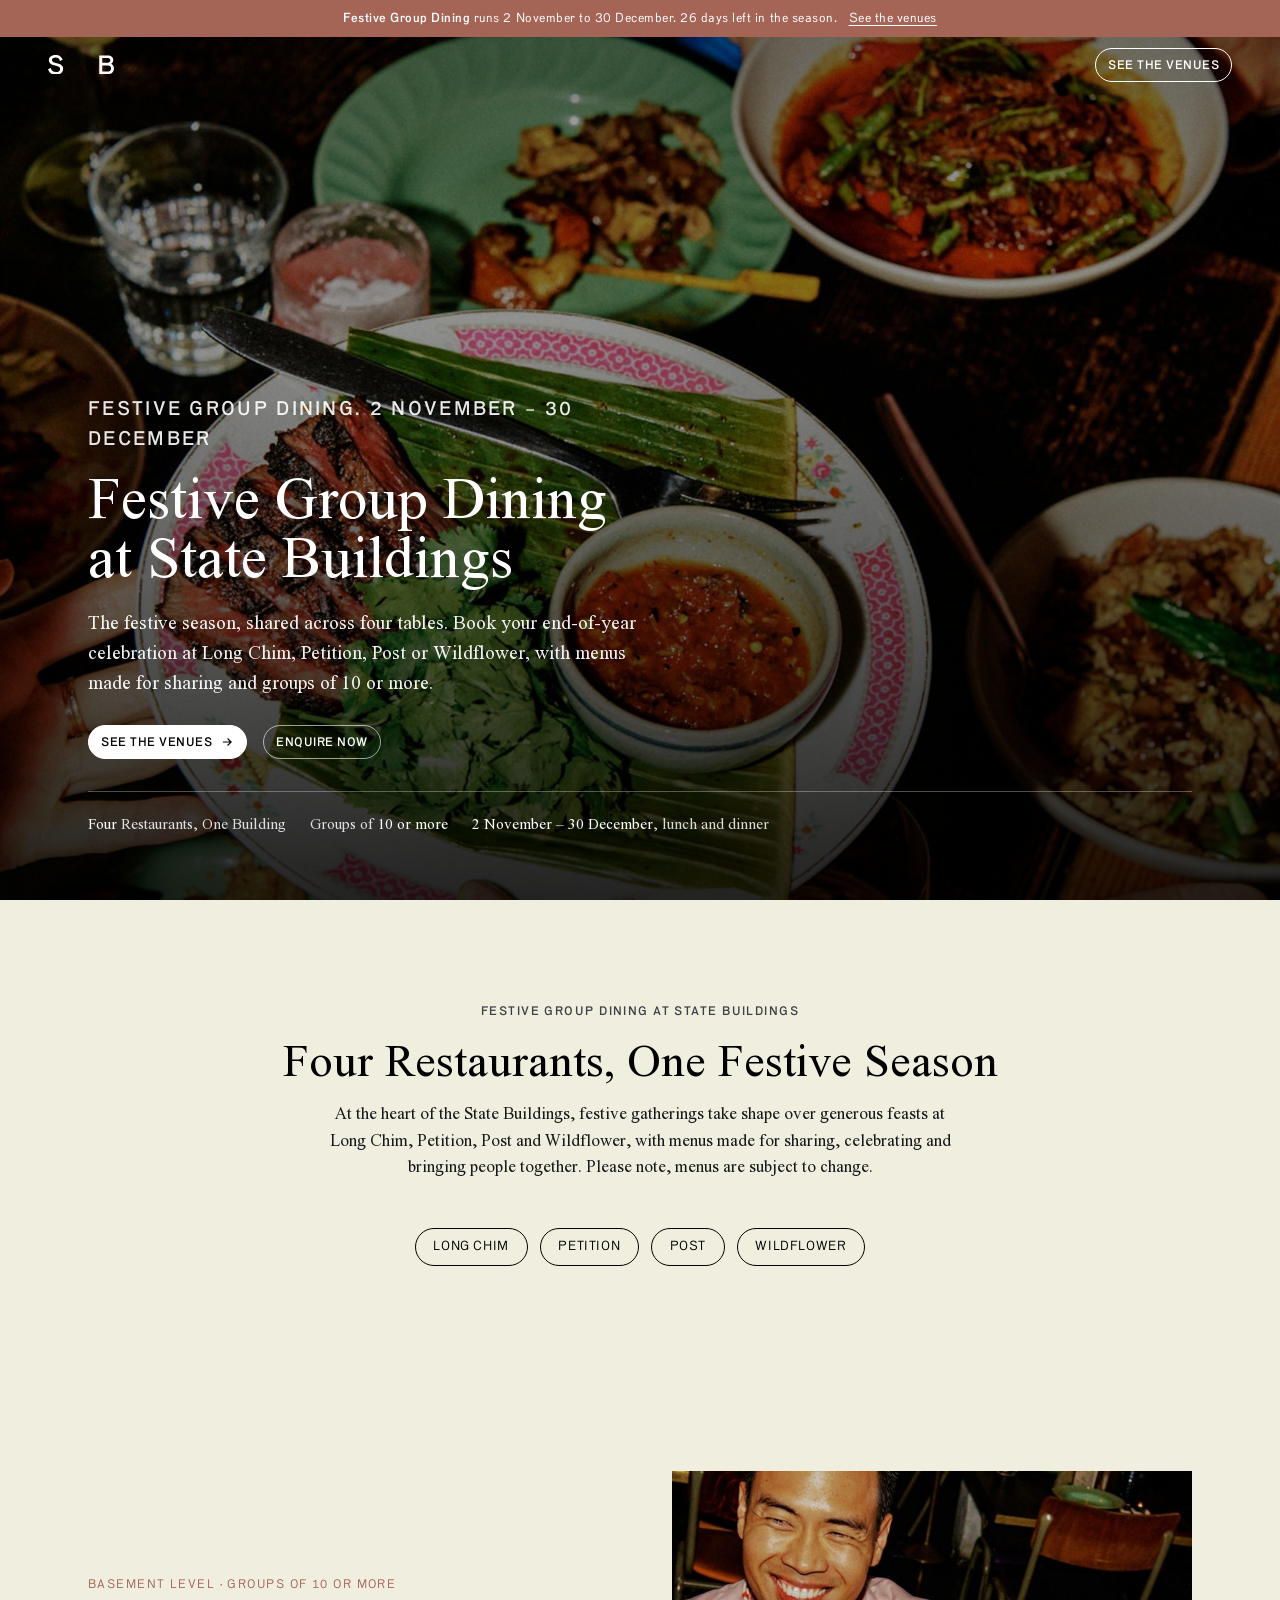
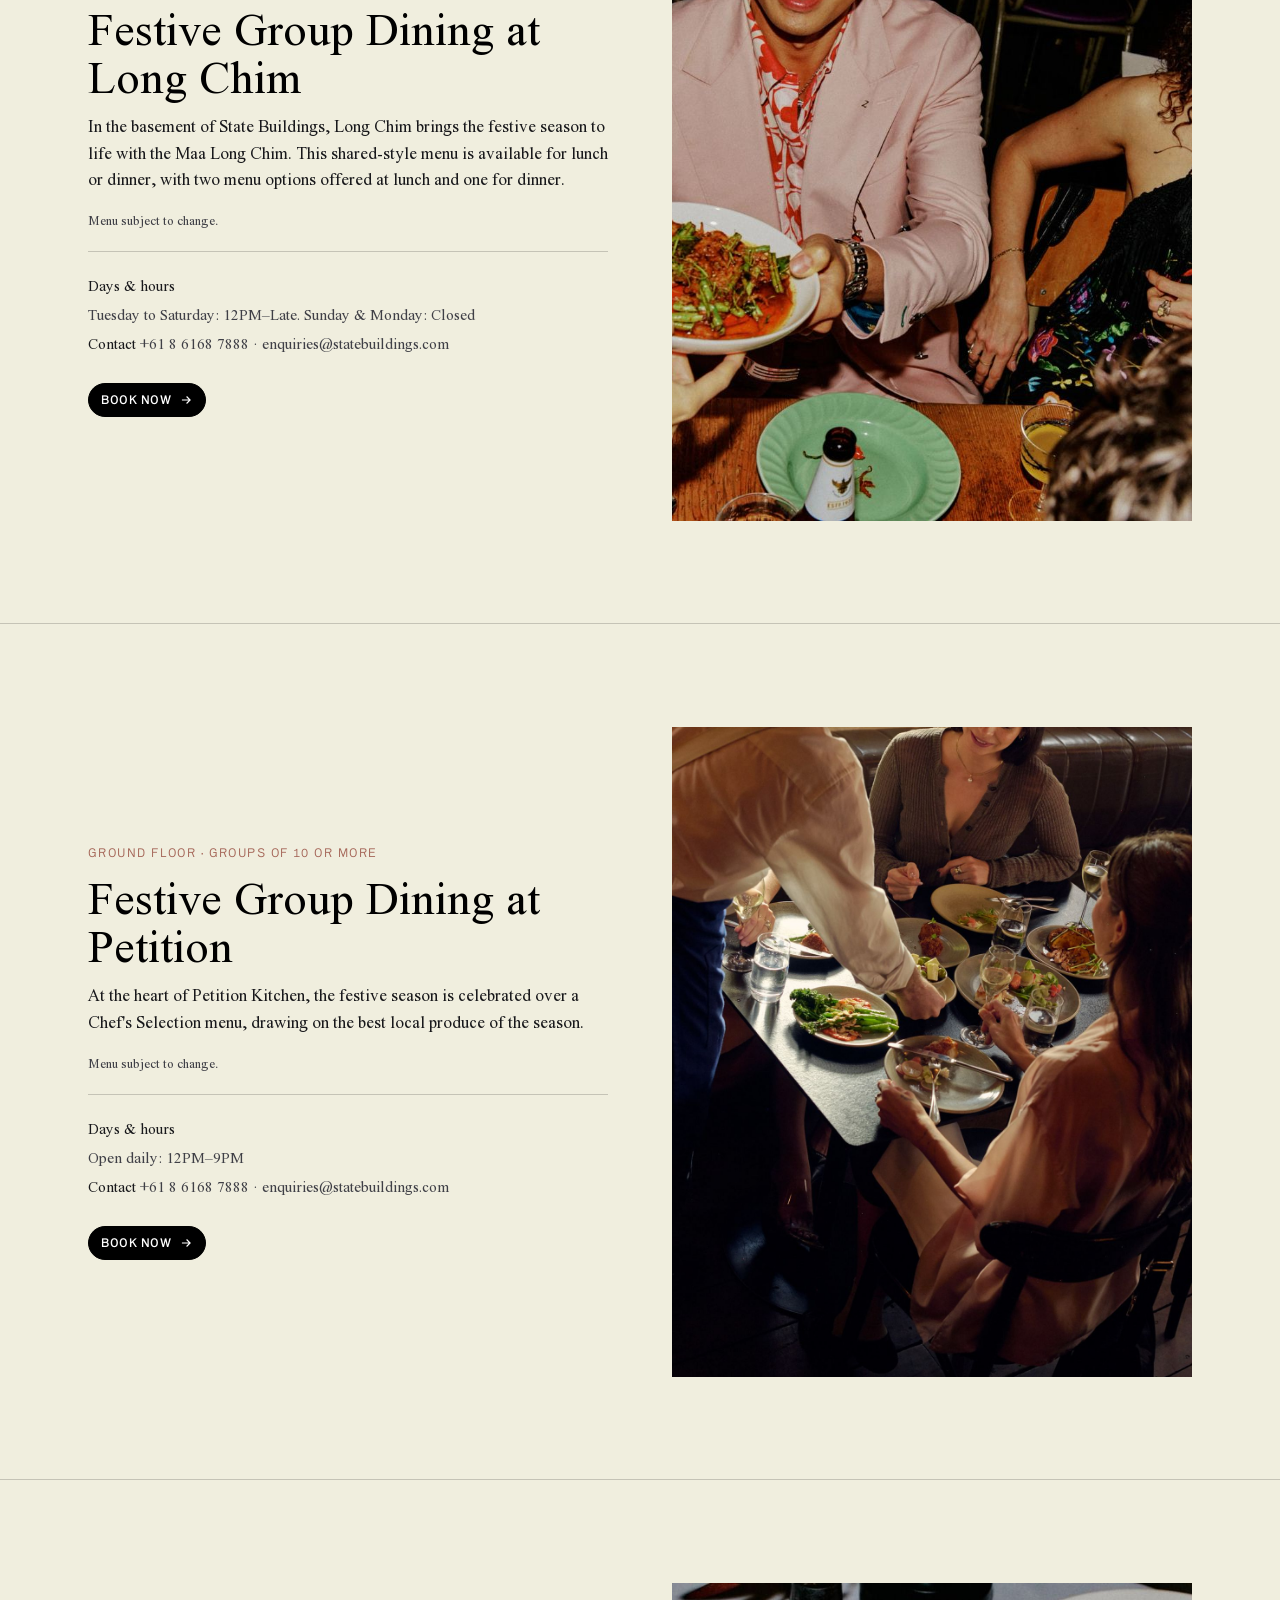
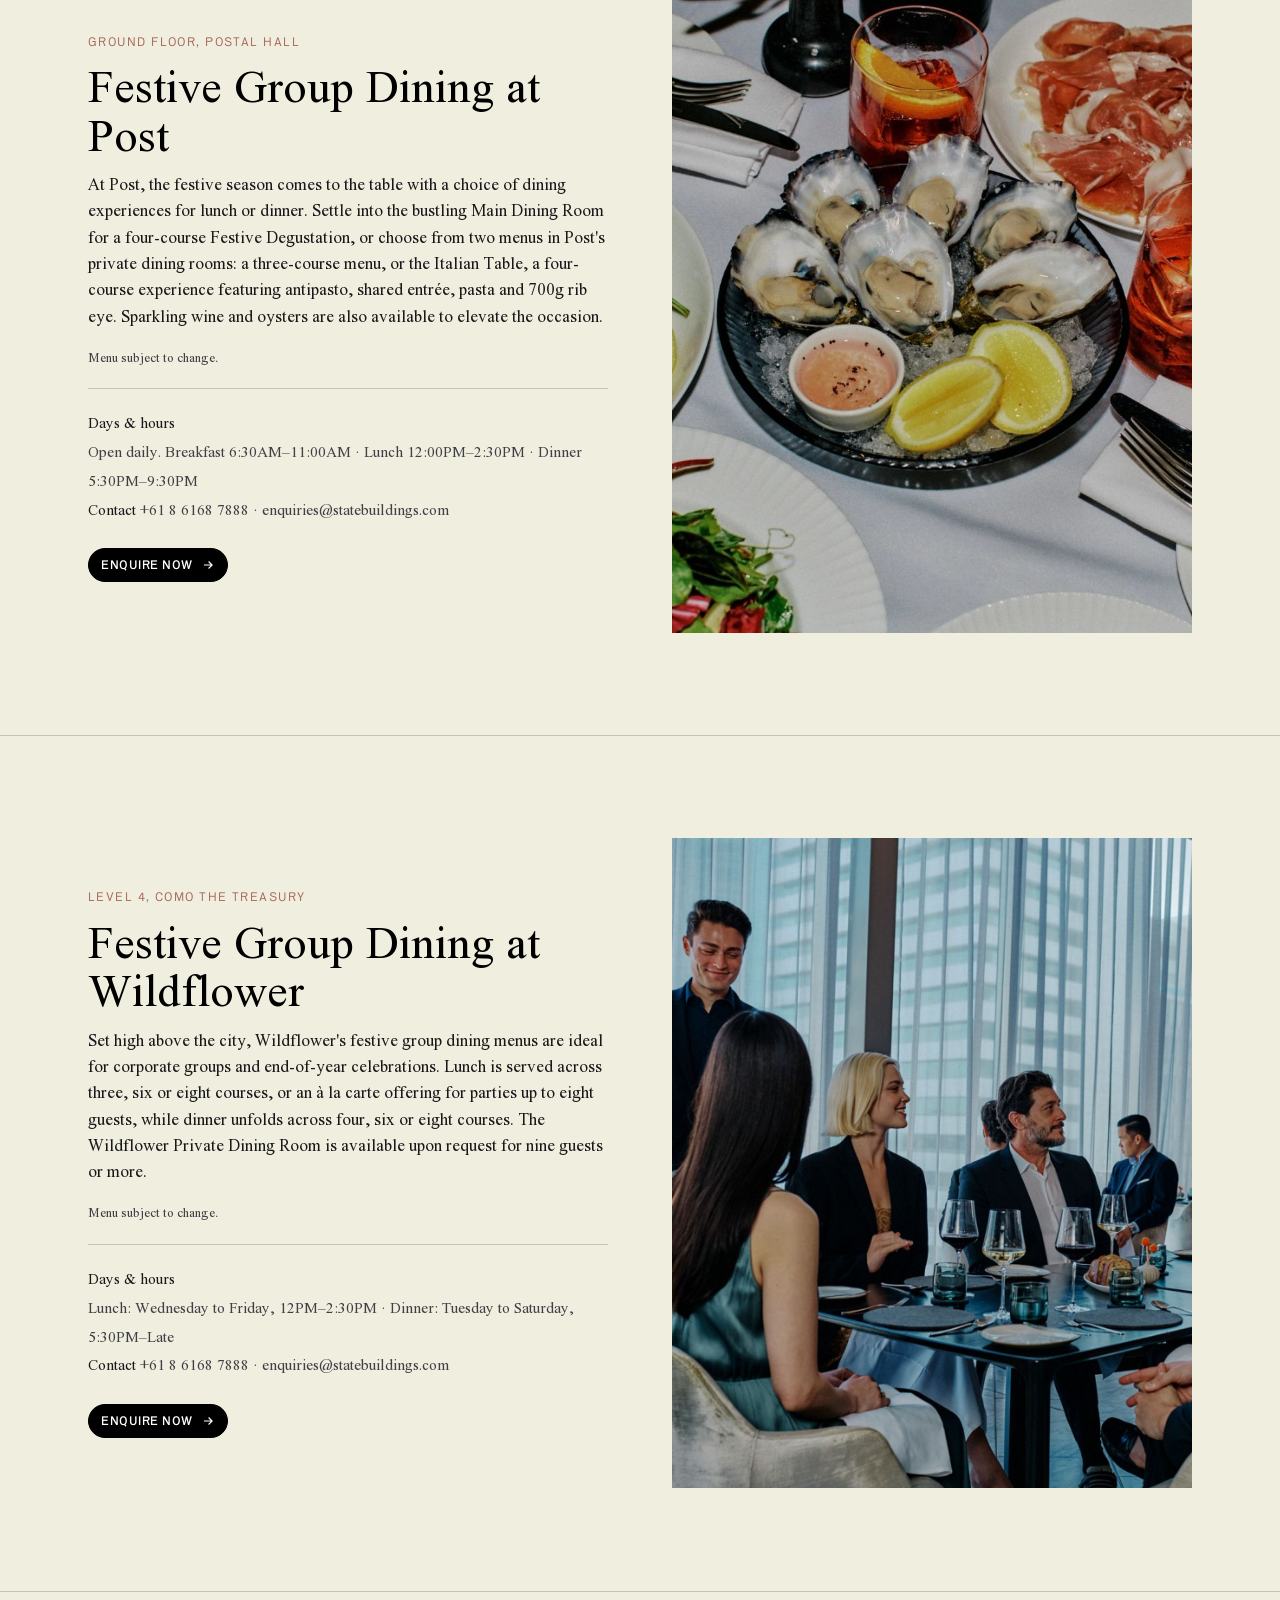
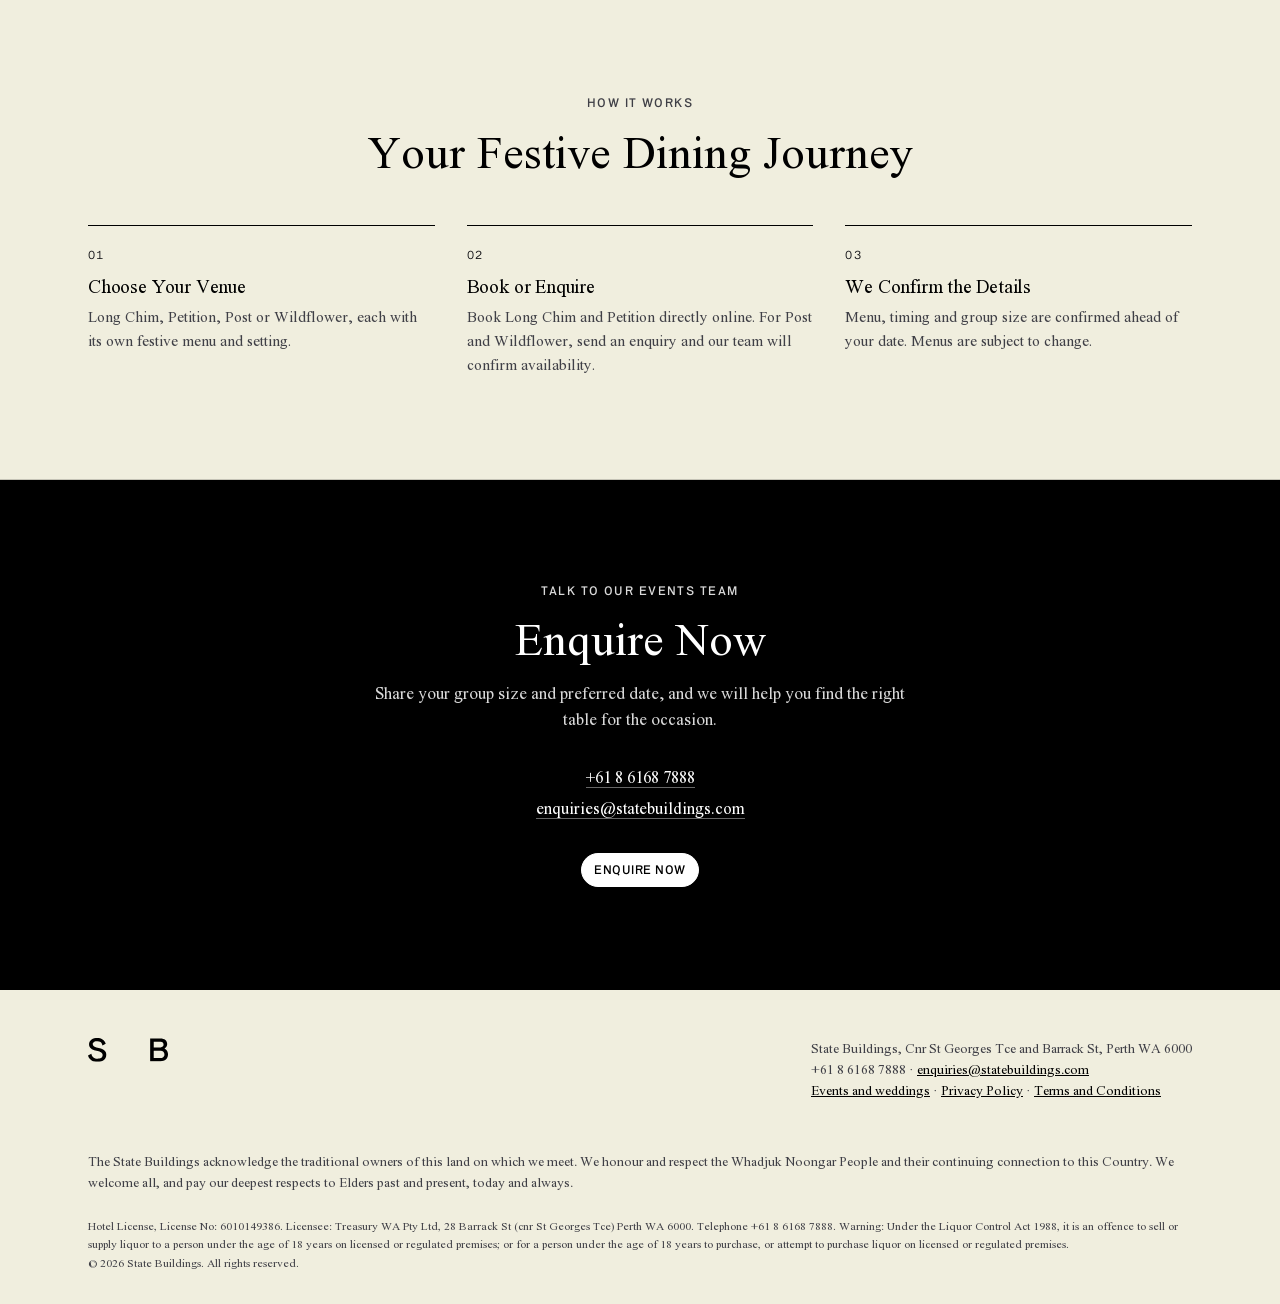
<file: festive-group-dining/index.html>
<!doctype html>
<html lang="en-AU">
<head>
<meta charset="utf-8">
<meta name="viewport" content="width=device-width, initial-scale=1">
<meta name="robots" content="noindex, nofollow">
<title>Festive Group Dining | State Buildings, Perth</title>
<meta name="description" content="Festive group dining at Long Chim, Petition, Post and Wildflower. State Buildings, Perth, 2 November to 30 December.">
<link rel="icon" href="images/favicon-32x32.png" sizes="32x32" type="image/png">
<link rel="preload" as="image" href="images/hero-festive.jpg">
<link rel="stylesheet" href="css/normalize.css">
<link rel="stylesheet" href="css/style.css">

<!-- Google Tag Manager (same container as statebuildings.com) -->
<script>(function(w,d,s,l,i){w[l]=w[l]||[];w[l].push({'gtm.start':new Date().getTime(),event:'gtm.js'});var f=d.getElementsByTagName(s)[0],j=d.createElement(s),dl=l!='dataLayer'?'&l='+l:'';j.async=true;j.src='https://www.googletagmanager.com/gtm.js?id='+i+dl;f.parentNode.insertBefore(j,f);})(window,document,'script','dataLayer','GTM-5KL7FBX');</script>
<!-- End Google Tag Manager -->

<style>
/* ---------- New brand background: cream (Emmi, 2026-09-09) ---------- */
:root{--cream:#f0eede}
body{background:var(--cream)}
.section--sand{background:var(--cream);border-top:1px solid var(--rule);border-bottom:1px solid var(--rule)}

/* ---------- Heading scale (match site: no negative tracking, tight leading) ---------- */
h2{line-height:1.05;letter-spacing:0}

/* ---------- Buttons: match statebuildings.com exactly (Emmi "~60%", 2026-09-09) ----------
   Site spec from its own markup: h-8 (2rem) px-3 py-2 text-xs tracking-[0.5px] gap-2 rounded-full.
   Our previous button was ~52px tall; the site is 32px, i.e. 61% - which is the "~60%" asked for. */
.btn{min-height:2rem;padding:.5rem .75rem;font-size:.75rem;line-height:1rem;letter-spacing:.5px;gap:.5rem}
.btn svg{width:14px;height:14px}

/* ---------- Deadline bar ---------- */
.topbar{position:fixed;top:0;left:0;right:0;z-index:101;background:var(--wine);color:var(--white);font-family:var(--font-grotesk);font-size:.8rem;letter-spacing:.04em;text-align:center;padding:.55rem var(--pad);display:none}
.topbar.is-on{display:block}
.topbar strong{font-weight:500}
.topbar a{color:var(--white);text-decoration:underline;text-underline-offset:3px;margin-left:.5rem}
body.has-topbar{padding-top:0}

/* ---------- Nav ---------- */
.nav{position:fixed;top:0;left:0;right:0;z-index:100;display:flex;align-items:center;justify-content:space-between;padding:.85rem var(--pad);color:var(--white);transition:background .3s,color .3s,box-shadow .3s,top .3s}
body.has-topbar .nav{top:34px}
.nav.scrolled{background:var(--white);color:var(--black);box-shadow:0 1px 0 var(--rule)}
.nav__logo{display:block;width:66px;color:inherit}
.nav__logo svg{width:100%;height:auto;display:block}
.nav .btn{padding:.5rem .75rem;font-size:.75rem}
.nav:not(.scrolled) .btn{background:transparent;border-color:var(--white);color:var(--white)}
.nav:not(.scrolled) .btn:hover{background:var(--white);color:var(--black)}

/* ---------- Hero ---------- */
.hero{position:relative;min-height:100svh;display:flex;align-items:flex-end;color:var(--white);overflow:hidden;background:var(--black)}
.hero__bg{position:absolute;inset:0;width:100%;height:100%;object-fit:cover;object-position:center 40%}
.hero::after{content:"";position:absolute;inset:0;background:linear-gradient(180deg,rgba(0,0,0,.45) 0%,rgba(0,0,0,.25) 35%,rgba(0,0,0,.82) 100%)}
.hero__inner{position:relative;z-index:1;padding:8rem var(--pad) 4rem;width:100%;max-width:var(--container);margin:0 auto}
.hero .label{color:rgba(255,255,255,.9)}
.hero h1{color:var(--white);max-width:19ch;margin-bottom:1.25rem;font-size:clamp(2.1rem,4.6vw,3.9rem);line-height:1;letter-spacing:0}
.hero p{color:rgba(255,255,255,.94);max-width:560px;font-size:clamp(1.05rem,1.5vw,1.3rem)}
.hero__cta{display:flex;flex-wrap:wrap;gap:1rem;align-items:center;margin-top:1.75rem}
.hero__proof{display:flex;flex-wrap:wrap;gap:.5rem 1.5rem;margin-top:2rem;padding-top:1.25rem;border-top:1px solid rgba(255,255,255,.3);font-family:var(--font-serif);font-size:.95rem;letter-spacing:0;color:rgba(255,255,255,.85)}
.hero__proof strong{color:var(--white);font-weight:500}
.scroll-hint{display:none}

/* ---------- Venue chips ---------- */
.chips{display:flex;flex-wrap:wrap;gap:.75rem;margin-top:1.5rem}
.chip{font-family:var(--font-grotesk);font-size:.8rem;letter-spacing:.05em;text-transform:uppercase;text-decoration:none;color:var(--black);border:1px solid var(--black);border-radius:999px;padding:.5rem 1.1rem;transition:background .2s,color .2s}
.chip:hover{background:var(--black);color:var(--white)}

/* ---------- Venue split blocks ---------- */
.venue{padding:var(--section) 0;border-top:1px solid var(--rule)}
.venue:first-of-type{border-top:0}
.venue__split{display:grid;grid-template-columns:1fr 1fr;gap:clamp(2rem,5vw,5rem);align-items:center}
.venue:nth-of-type(even) .venue__media{order:2}
.venue__media img{width:100%;aspect-ratio:4/5;object-fit:cover}
.venue__tag{font-family:var(--font-grotesk);font-size:.75rem;letter-spacing:.12em;text-transform:uppercase;color:var(--wine);margin-bottom:.75rem;display:block}
.venue__meta{font-family:var(--font-serif);font-size:.95rem;color:var(--text-2);margin:1.25rem 0 0;padding-top:1.25rem;border-top:1px solid var(--rule);line-height:1.9}
.venue__meta strong{color:var(--text);font-weight:500}
.venue__note{font-size:.82rem;color:var(--text-2);margin-top:.75rem}
.venue h2{margin-bottom:.75rem}
.venue .btn{margin-top:1.5rem}

/* ---------- Process ---------- */
.steps{counter-reset:step;display:grid;grid-template-columns:repeat(3,1fr);gap:2rem}
.step{position:relative;padding-top:1.25rem;border-top:1px solid var(--black)}
.step__n{font-family:var(--font-grotesk);font-size:.75rem;letter-spacing:.12em;margin-bottom:.75rem;display:block}
.step h3{font-size:1.2rem;margin-bottom:.5rem}
.step p{font-size:.95rem;color:var(--text-2);margin:0}

/* ---------- Closing enquire ---------- */
.enquire{background:var(--black);color:var(--white);text-align:center}
.enquire h2{color:var(--white)}
.enquire p{color:rgba(255,255,255,.85);max-width:560px;margin-left:auto;margin-right:auto}
.enquire__contact{font-family:var(--font-serif);font-size:1.05rem;line-height:1.9;margin-top:1.75rem}
.enquire__contact a{color:var(--white);text-decoration:none;border-bottom:1px solid rgba(255,255,255,.4)}
.enquire .btn{margin-top:1.75rem}

/* ---------- Footer ---------- */
.footer{background:var(--cream);padding:3rem 0 2rem;font-size:.85rem;color:var(--text-2)}
.footer__top{display:flex;justify-content:space-between;align-items:flex-start;gap:2rem;flex-wrap:wrap;margin-bottom:2rem}
.footer__logo{width:80px;color:var(--black)}
.footer__logo svg{width:100%;height:auto}
.footer p{max-width:none}
.footer small{display:block;font-size:.72rem;line-height:1.6;margin-top:1.5rem;color:var(--text-2)}
.footer a{color:var(--black)}

/* ---------- Responsive ---------- */
@media (max-width:1024px){
  .steps{grid-template-columns:repeat(1,1fr);max-width:520px;margin:0 auto}
}
@media (max-width:900px){
  .venue__split{grid-template-columns:1fr}
  .venue:nth-of-type(even) .venue__media{order:-1}
  .venue__media{order:-1}
  .hero__inner{padding-top:7rem}
}
@media (max-width:600px){
  .topbar{font-size:.7rem;padding:.5rem .75rem;white-space:nowrap;overflow:hidden}.tb-long{display:none}
  body.has-topbar .nav{top:30px}
  .nav{padding:.6rem 1rem}
  .nav__logo{width:56px}
  .nav .btn{padding:.55rem .85rem;font-size:.65rem}
  .hero{min-height:calc(100svh - 30px)}
  .hero__inner{padding:6rem 1.25rem 3rem}
  .hero h1{font-size:2.1rem}
  .hero p{font-size:.95rem}
  .hero__cta .btn{width:100%}
  .hero__proof{flex-direction:column;gap:.4rem;font-size:.72rem}
  .scroll-hint{display:block;text-align:center;font-family:var(--font-grotesk);font-size:.7rem;letter-spacing:.12em;text-transform:uppercase;padding:1rem 0 0;color:var(--text-2)}
  .scroll-hint span{display:block;animation:bob 1.6s infinite}
  @keyframes bob{0%,100%{transform:translateY(0)}50%{transform:translateY(5px)}}
  h2{font-size:1.55rem;line-height:1.05;letter-spacing:0}
  .section,.venue{padding:3.5rem 0}
  .section-head{margin-bottom:2rem}
  .btn{font-size:.75rem;padding:.5rem .75rem}
  .footer__top{flex-direction:column;align-items:center;text-align:center}
  .footer{text-align:center}
}
</style>
</head>
<body>
<!-- Google Tag Manager (noscript) -->
<noscript><iframe src="https://www.googletagmanager.com/ns.html?id=GTM-5KL7FBX" height="0" width="0" style="display:none;visibility:hidden"></iframe></noscript>
<!-- End Google Tag Manager (noscript) -->

<div class="topbar" id="topbar">
  <strong>Festive Group Dining</strong> <span class="tb-long">runs 2 November to 30 December.</span> <span id="topbar-days"></span>
  <a href="#venues">See the venues</a>
</div>

<header class="nav" id="nav">
  <a class="nav__logo" href="https://statebuildings.com/" aria-label="State Buildings home">
    <svg viewBox="0 0 171 51" fill="currentColor" aria-hidden="true"><use href="#sb-logo"/></svg>
  </a>
  <a class="btn" href="#venues">See the venues</a>
</header>

<section class="hero">
  <img class="hero__bg" src="images/hero-festive.jpg" alt="A shared table of dishes at Long Chim, State Buildings, set for a group of friends" fetchpriority="high">
  <div class="hero__inner">
    <p class="label">Festive Group Dining. 2 November &ndash; 30 December</p>
    <h1>Festive Group Dining at State Buildings</h1>
    <p>The festive season, shared across four tables. Book your end-of-year celebration at Long Chim, Petition, Post or Wildflower, with menus made for sharing and groups of 10 or more.</p>
    <div class="hero__cta">
      <a class="btn btn--light" href="#venues">See the venues <svg viewBox="0 0 24 24" fill="none" stroke="currentColor" stroke-width="2" aria-hidden="true"><path d="M5 12h14M13 6l6 6-6 6"/></svg></a>
      <a class="btn btn--outline" style="color:#fff;border-color:rgba(255,255,255,.6)" href="https://statebuildings.com/contact?utm_source=lp&amp;utm_medium=referral&amp;utm_campaign=festive-group-dining">Enquire now</a>
    </div>
    <div class="hero__proof">
      <span><strong>Four</strong> Restaurants, One Building</span>
      <span>Groups of <strong>10 or more</strong></span>
      <span><strong>2 November &ndash; 30 December</strong>, lunch and dinner</span>
    </div>
  </div>
</section>
<p class="scroll-hint">Scroll <span>&darr;</span></p>

<!-- Intro -->
<section class="section">
  <div class="container container--narrow">
    <div class="section-head fade-up">
      <p class="label">Festive Group Dining at State Buildings</p>
      <h2>Four Restaurants, One Festive Season</h2>
      <p>At the heart of the State Buildings, festive gatherings take shape over generous feasts at Long Chim, Petition, Post and Wildflower, with menus made for sharing, celebrating and bringing people together. Please note, menus are subject to change.</p>
    </div>
    <div class="chips fade-up" style="justify-content:center">
      <a class="chip" href="#long-chim">Long Chim</a>
      <a class="chip" href="#petition">Petition</a>
      <a class="chip" href="#post">Post</a>
      <a class="chip" href="#wildflower">Wildflower</a>
    </div>
  </div>
</section>

<!-- Venues -->
<div id="venues">

<section class="venue" id="long-chim">
  <div class="container">
    <div class="venue__split">
      <div class="fade-up">
        <span class="venue__tag">Basement Level &middot; Groups of 10 or more</span>
        <h2>Festive Group Dining at Long Chim</h2>
        <p>In the basement of State Buildings, Long Chim brings the festive season to life with the Maa Long Chim. This shared-style menu is available for lunch or dinner, with two menu options offered at lunch and one for dinner.</p>
        <p class="venue__note">Menu subject to change.</p>
        <div class="venue__meta">
          <strong>Days &amp; hours</strong><br>
          Tuesday to Saturday: 12PM&ndash;Late. Sunday &amp; Monday: Closed<br>
          <strong>Contact</strong> +61 8 6168 7888 &middot; enquiries@statebuildings.com
        </div>
        <a class="btn" href="https://www.sevenrooms.com/experiences/longchim/festive-group-dining-at-long-chim-4787810814836736" target="_blank" rel="noopener">Book now <svg viewBox="0 0 24 24" fill="none" stroke="currentColor" stroke-width="2" aria-hidden="true"><path d="M5 12h14M13 6l6 6-6 6"/></svg></a>
      </div>
      <div class="venue__media fade-up"><img src="images/long-chim-festive.jpg" alt="A guest at Long Chim sharing a Thai dish at a festive group dinner" loading="lazy"></div>
    </div>
  </div>
</section>

<section class="venue" id="petition">
  <div class="container">
    <div class="venue__split">
      <div class="fade-up">
        <span class="venue__tag">Ground Floor &middot; Groups of 10 or more</span>
        <h2>Festive Group Dining at Petition</h2>
        <p>At the heart of Petition Kitchen, the festive season is celebrated over a Chef's Selection menu, drawing on the best local produce of the season.</p>
        <p class="venue__note">Menu subject to change.</p>
        <div class="venue__meta">
          <strong>Days &amp; hours</strong><br>
          Open daily: 12PM&ndash;9PM<br>
          <strong>Contact</strong> +61 8 6168 7888 &middot; enquiries@statebuildings.com
        </div>
        <a class="btn" href="https://www.sevenrooms.com/experiences/petition/festive-group-dining-at-petition-6080529650597888" target="_blank" rel="noopener">Book now <svg viewBox="0 0 24 24" fill="none" stroke="currentColor" stroke-width="2" aria-hidden="true"><path d="M5 12h14M13 6l6 6-6 6"/></svg></a>
      </div>
      <div class="venue__media fade-up"><img src="images/petition-festive.jpg" alt="A shared table of dishes at Petition Kitchen, State Buildings, set for a festive group lunch" loading="lazy"></div>
    </div>
  </div>
</section>

<section class="venue" id="post">
  <div class="container">
    <div class="venue__split">
      <div class="fade-up">
        <span class="venue__tag">Ground Floor, Postal Hall</span>
        <h2>Festive Group Dining at Post</h2>
        <p>At Post, the festive season comes to the table with a choice of dining experiences for lunch or dinner. Settle into the bustling Main Dining Room for a four-course Festive Degustation, or choose from two menus in Post's private dining rooms: a three-course menu, or the Italian Table, a four-course experience featuring antipasto, shared entr&eacute;e, pasta and 700g rib eye. Sparkling wine and oysters are also available to elevate the occasion.</p>
        <p class="venue__note">Menu subject to change.</p>
        <div class="venue__meta">
          <strong>Days &amp; hours</strong><br>
          Open daily. Breakfast 6:30AM&ndash;11:00AM &middot; Lunch 12:00PM&ndash;2:30PM &middot; Dinner 5:30PM&ndash;9:30PM<br>
          <strong>Contact</strong> +61 8 6168 7888 &middot; enquiries@statebuildings.com
        </div>
        <a class="btn" href="https://statebuildings.com/contact?utm_source=lp&amp;utm_medium=referral&amp;utm_campaign=festive-group-dining">Enquire now <svg viewBox="0 0 24 24" fill="none" stroke="currentColor" stroke-width="2" aria-hidden="true"><path d="M5 12h14M13 6l6 6-6 6"/></svg></a>
      </div>
      <div class="venue__media fade-up"><img src="images/post-festive.jpg" alt="An Italian-style spread of antipasto and oysters at Post, State Buildings, for festive group dining" loading="lazy"></div>
    </div>
  </div>
</section>

<section class="venue" id="wildflower">
  <div class="container">
    <div class="venue__split">
      <div class="fade-up">
        <span class="venue__tag">Level 4, COMO The Treasury</span>
        <h2>Festive Group Dining at Wildflower</h2>
        <p>Set high above the city, Wildflower's festive group dining menus are ideal for corporate groups and end-of-year celebrations. Lunch is served across three, six or eight courses, or an &agrave; la carte offering for parties up to eight guests, while dinner unfolds across four, six or eight courses. The Wildflower Private Dining Room is available upon request for nine guests or more.</p>
        <p class="venue__note">Menu subject to change.</p>
        <div class="venue__meta">
          <strong>Days &amp; hours</strong><br>
          Lunch: Wednesday to Friday, 12PM&ndash;2:30PM &middot; Dinner: Tuesday to Saturday, 5:30PM&ndash;Late<br>
          <strong>Contact</strong> +61 8 6168 7888 &middot; enquiries@statebuildings.com
        </div>
        <a class="btn" href="https://statebuildings.com/contact?utm_source=lp&amp;utm_medium=referral&amp;utm_campaign=festive-group-dining">Enquire now <svg viewBox="0 0 24 24" fill="none" stroke="currentColor" stroke-width="2" aria-hidden="true"><path d="M5 12h14M13 6l6 6-6 6"/></svg></a>
      </div>
      <div class="venue__media fade-up"><img src="images/wildflower-festive.jpg" alt="Guests dining at Wildflower, State Buildings, with city views for a festive group celebration" loading="lazy"></div>
    </div>
  </div>
</section>

</div>

<!-- How it works -->
<section class="section section--sand">
  <div class="container">
    <div class="section-head fade-up">
      <p class="label">How it works</p>
      <h2>Your Festive Dining Journey</h2>
    </div>
    <div class="steps stagger">
      <div class="step fade-up" style="--i:0"><span class="step__n">01</span><h3>Choose Your Venue</h3><p>Long Chim, Petition, Post or Wildflower, each with its own festive menu and setting.</p></div>
      <div class="step fade-up" style="--i:1"><span class="step__n">02</span><h3>Book or Enquire</h3><p>Book Long Chim and Petition directly online. For Post and Wildflower, send an enquiry and our team will confirm availability.</p></div>
      <div class="step fade-up" style="--i:2"><span class="step__n">03</span><h3>We Confirm the Details</h3><p>Menu, timing and group size are confirmed ahead of your date. Menus are subject to change.</p></div>
    </div>
  </div>
</section>

<!-- Closing enquire -->
<section class="section enquire">
  <div class="container container--narrow">
    <p class="label">Talk to Our Events Team</p>
    <h2>Enquire Now</h2>
    <p>Share your group size and preferred date, and we will help you find the right table for the occasion.</p>
    <div class="enquire__contact">
      <a href="tel:+61861687888">+61 8 6168 7888</a><br>
      <a href="mailto:enquiries@statebuildings.com">enquiries@statebuildings.com</a>
    </div>
    <a class="btn btn--light" href="https://statebuildings.com/contact?utm_source=lp&amp;utm_medium=referral&amp;utm_campaign=festive-group-dining">Enquire now</a>
  </div>
</section>

<footer class="footer">
  <div class="container">
    <div class="footer__top">
      <a class="footer__logo" href="https://statebuildings.com/" aria-label="State Buildings"><svg viewBox="0 0 171 51" fill="currentColor" aria-hidden="true"><use href="#sb-logo"/></svg></a>
      <p>State Buildings, Cnr St Georges Tce and Barrack St, Perth WA 6000<br>+61 8 6168 7888 &middot; <a href="mailto:enquiries@statebuildings.com">enquiries@statebuildings.com</a><br><a href="https://statebuildings.com/events-weddings">Events and weddings</a> &middot; <a href="https://statebuildings.com/privacy-policy">Privacy Policy</a> &middot; <a href="https://statebuildings.com/terms-conditions">Terms and Conditions</a></p>
    </div>
    <p>The State Buildings acknowledge the traditional owners of this land on which we meet. We honour and respect the Whadjuk Noongar People and their continuing connection to this Country. We welcome all, and pay our deepest respects to Elders past and present, today and always.</p>
    <small>Hotel License, License No: 6010149386. Licensee: Treasury WA Pty Ltd, 28 Barrack St (cnr St Georges Tce) Perth WA 6000. Telephone +61 8 6168 7888. Warning: Under the Liquor Control Act 1988, it is an offence to sell or supply liquor to a person under the age of 18 years on licensed or regulated premises; or for a person under the age of 18 years to purchase, or attempt to purchase liquor on licensed or regulated premises.<br>&copy; 2026 State Buildings. All rights reserved.</small>
  </div>
</footer>

<!-- Logo symbol (State Buildings wordmark from statebuildings.com header) -->
<svg width="0" height="0" style="position:absolute" aria-hidden="true"><symbol id="sb-logo" viewBox="0 0 171 51"><g><path d="M140.488 27H155.36C157.711 27 159.654 27.7273 161.146 29.1364C162.638 30.5909 163.361 32.6364 163.361 35.2727C163.361 37.9091 163.18 37.2727 162.773 38.2273C162.366 39.1818 161.824 40 161.146 40.6818C160.468 41.3636 159.654 41.9091 158.75 42.3182C157.801 42.7273 156.807 42.9091 155.722 42.9091H140.488V26.9545V27ZM140.488 8.04545H155.044C157.168 8.04545 158.795 8.59091 159.88 9.68182C160.965 10.7727 161.508 12.1818 161.508 13.9091C161.508 15.6364 160.92 17.2273 159.745 18.4091C158.569 19.5455 156.987 20.1364 154.998 20.1364H140.534V8.09091H140.488V8.04545ZM132.849 49.8182H154.953C157.259 49.8182 159.428 49.4545 161.372 48.7727C163.316 48.0909 164.988 47.0909 166.435 45.7727C167.881 44.4545 168.966 42.9091 169.78 41.1364C170.593 39.3182 171 37.3182 171 35.0909C171 32.8636 170.819 32.2273 170.412 30.9091C170.006 29.5909 169.463 28.4091 168.785 27.3182C168.107 26.2273 167.293 25.3182 166.389 24.5C165.485 23.7273 164.491 23.1364 163.496 22.7273C164.22 22.2727 164.898 21.7273 165.621 21.0909C166.299 20.4545 166.932 19.7273 167.474 18.9545C168.017 18.1364 168.423 17.2727 168.74 16.2727C169.056 15.3182 169.192 14.3182 169.192 13.2727C169.192 9.40909 167.926 6.40909 165.44 4.31818C162.954 2.22727 159.293 1.13636 154.501 1.13636H132.849V49.8182Z"></path><path d="M27.2569 50.1364C29.5171 49.5455 31.506 48.6364 33.2688 47.4545C35.0317 46.2273 36.3878 44.6818 37.4726 42.7273C38.5123 40.7727 39.0547 38.5 39.0547 35.7727C39.0547 33.0455 38.6027 31.4545 37.7439 29.8636C36.885 28.2727 35.755 26.9545 34.4441 25.9545C33.088 24.9545 31.6416 24.1364 30.0143 23.5455C28.387 22.9545 26.8501 22.4545 25.4037 22.0455L17.9453 20.1364C14.9619 19.2727 12.8826 18.2273 11.7978 16.9545C10.6677 15.6818 10.1253 14.3636 10.1253 13.0909C10.1253 11.8182 10.3965 11.2273 10.8937 10.4091C11.391 9.63636 12.1142 8.95455 12.973 8.40909C13.8319 7.86364 14.8715 7.45455 16.0468 7.18182C17.222 6.90909 18.5329 6.72727 19.889 6.72727C22.6011 6.72727 24.9064 7.36364 26.7597 8.68182C28.613 10 29.9691 12.3636 30.8731 15.7727L37.9247 12.5455C37.2918 10.3636 36.3878 8.45455 35.2125 6.86364C34.0373 5.27273 32.636 3.95455 31.0087 2.95455C29.3815 1.95455 27.6638 1.18182 25.7653 0.727273C23.8668 0.272727 21.9231 0 19.889 0C17.8549 0 15.414 0.272727 13.2895 0.772727C11.165 1.27273 9.31166 2.09091 7.63918 3.18182C6.0119 4.27273 4.70103 5.68182 3.70658 7.40909C2.71213 9.13636 2.21491 11.1818 2.21491 13.5909C2.21491 16 2.62173 17.3636 3.39017 18.8182C4.15861 20.2727 5.19826 21.5455 6.46392 22.5455C7.72958 23.5909 9.17605 24.4545 10.8033 25.0909C12.4306 25.7727 14.0579 26.3182 15.6852 26.7273L22.9175 28.5455C24.138 28.9091 25.2228 29.3182 26.2173 29.7727C27.2117 30.2273 28.1158 30.7727 28.8842 31.4091C29.6527 32.0455 30.2403 32.7727 30.6471 33.5909C31.0539 34.4091 31.2799 35.4091 31.2799 36.5455C31.2799 37.6818 30.9635 39.2727 30.3307 40.2727C29.6979 41.2727 28.8842 42.0455 27.8446 42.6818C26.8049 43.2727 25.6749 43.7273 24.4092 43.9545C23.1435 44.1818 21.8327 44.3182 20.4766 44.3182C16.8152 44.3182 13.8771 43.3636 11.617 41.5C9.40206 39.6364 7.91039 36.9545 7.18715 33.4545L0 37.1818C0.768438 39.6818 1.80809 41.8182 3.16416 43.5909C4.52022 45.3636 6.0571 46.7727 7.81999 47.8636C9.58287 48.9545 11.5266 49.7727 13.6059 50.2727C15.6852 50.7727 17.9001 51 20.2506 51C22.6011 51 24.9968 50.7273 27.2569 50.1364Z"></path></g></symbol></svg>

<script>
(function(){
  // Deadline bar: Festive Group Dining season runs through 30 December 2026, 22:30 AWST (UTC+8)
  var deadline=new Date('2026-12-30T22:30:00+08:00'), now=new Date();
  var topbar=document.getElementById('topbar'), days=document.getElementById('topbar-days');
  if(now<deadline){
    var d=Math.ceil((deadline-now)/86400000);
    days.textContent=d<=1?'Last day of the season.':d+' days left in the season.';
    topbar.classList.add('is-on'); document.body.classList.add('has-topbar');
  }

  // Nav
  var nav=document.getElementById('nav');
  function onScroll(){nav.classList.toggle('scrolled',window.scrollY>40);}
  onScroll(); window.addEventListener('scroll',onScroll,{passive:true});

  // Reveal
  var io=new IntersectionObserver(function(es){es.forEach(function(e){if(e.isIntersecting){e.target.classList.add('visible');io.unobserve(e.target);}});},{threshold:.12});
  document.querySelectorAll('.fade-up').forEach(function(el){io.observe(el);});
})();
</script>
</body>
</html>
</file>
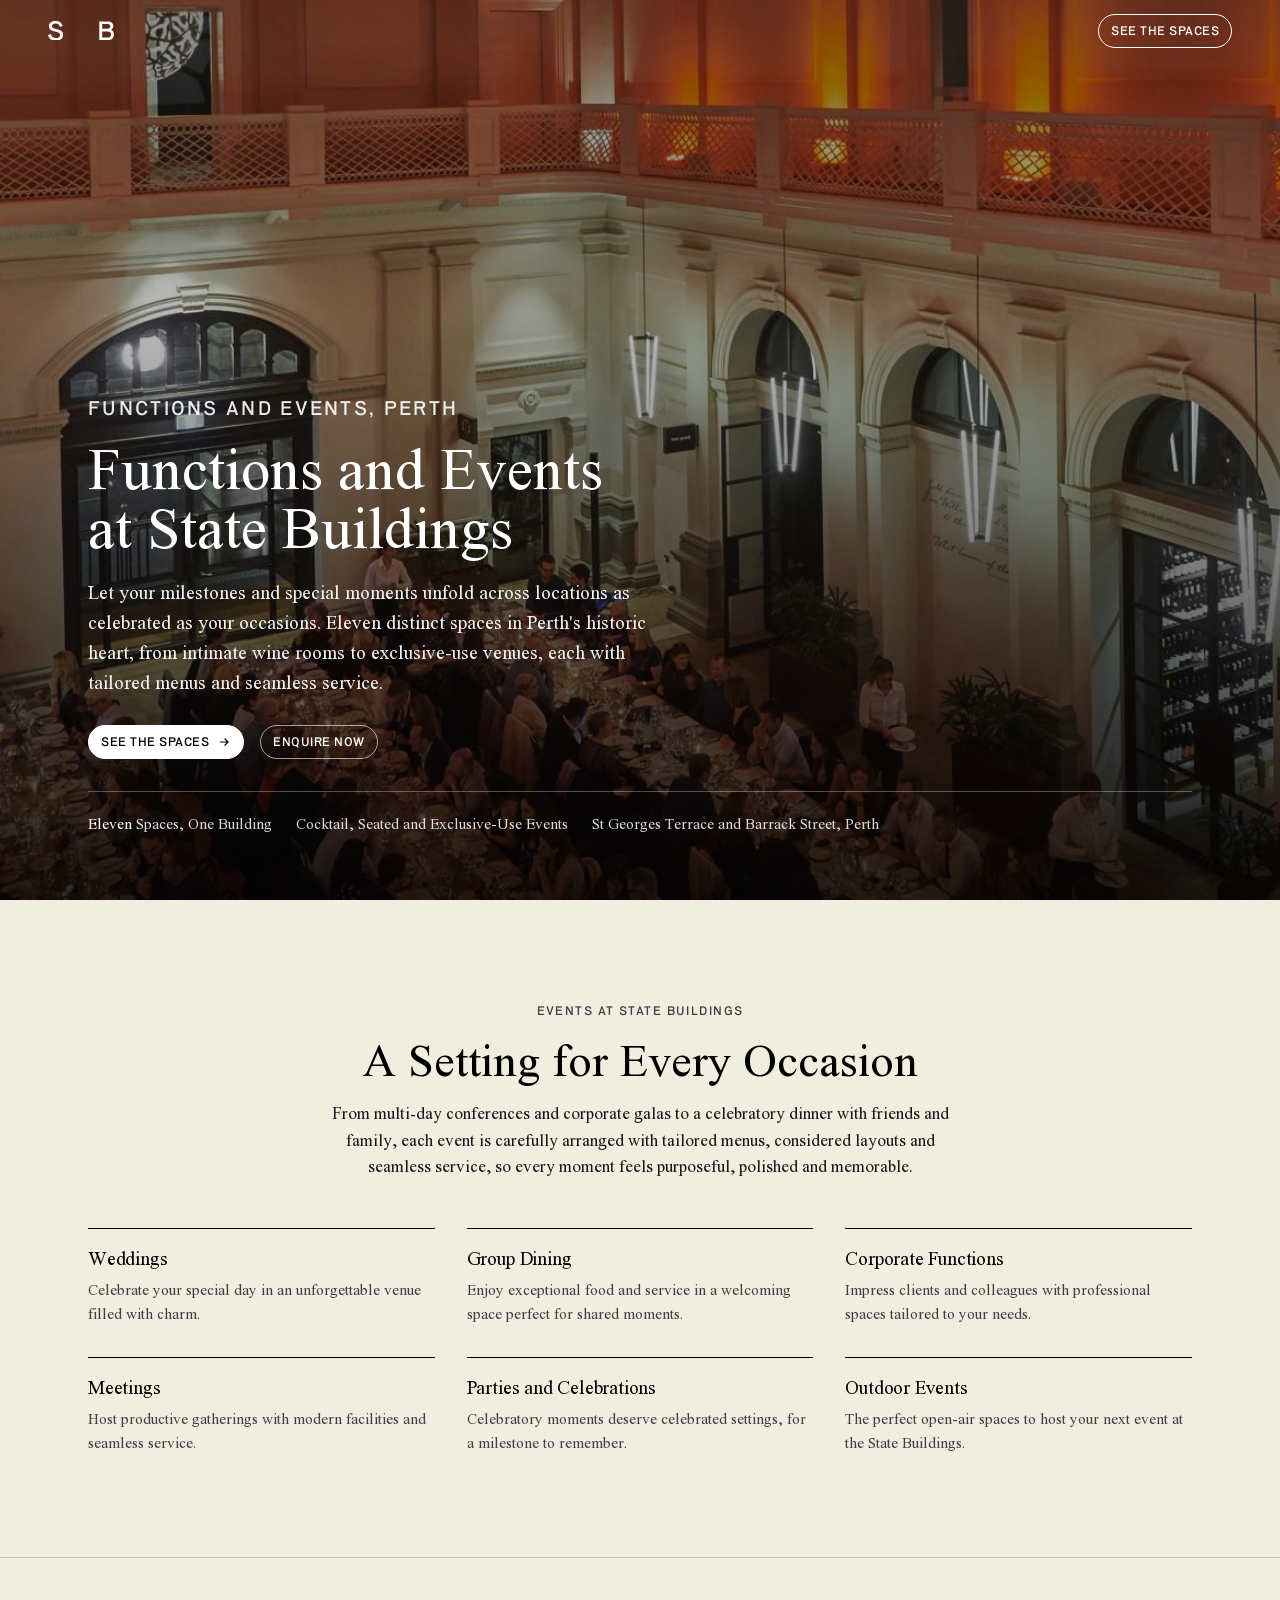
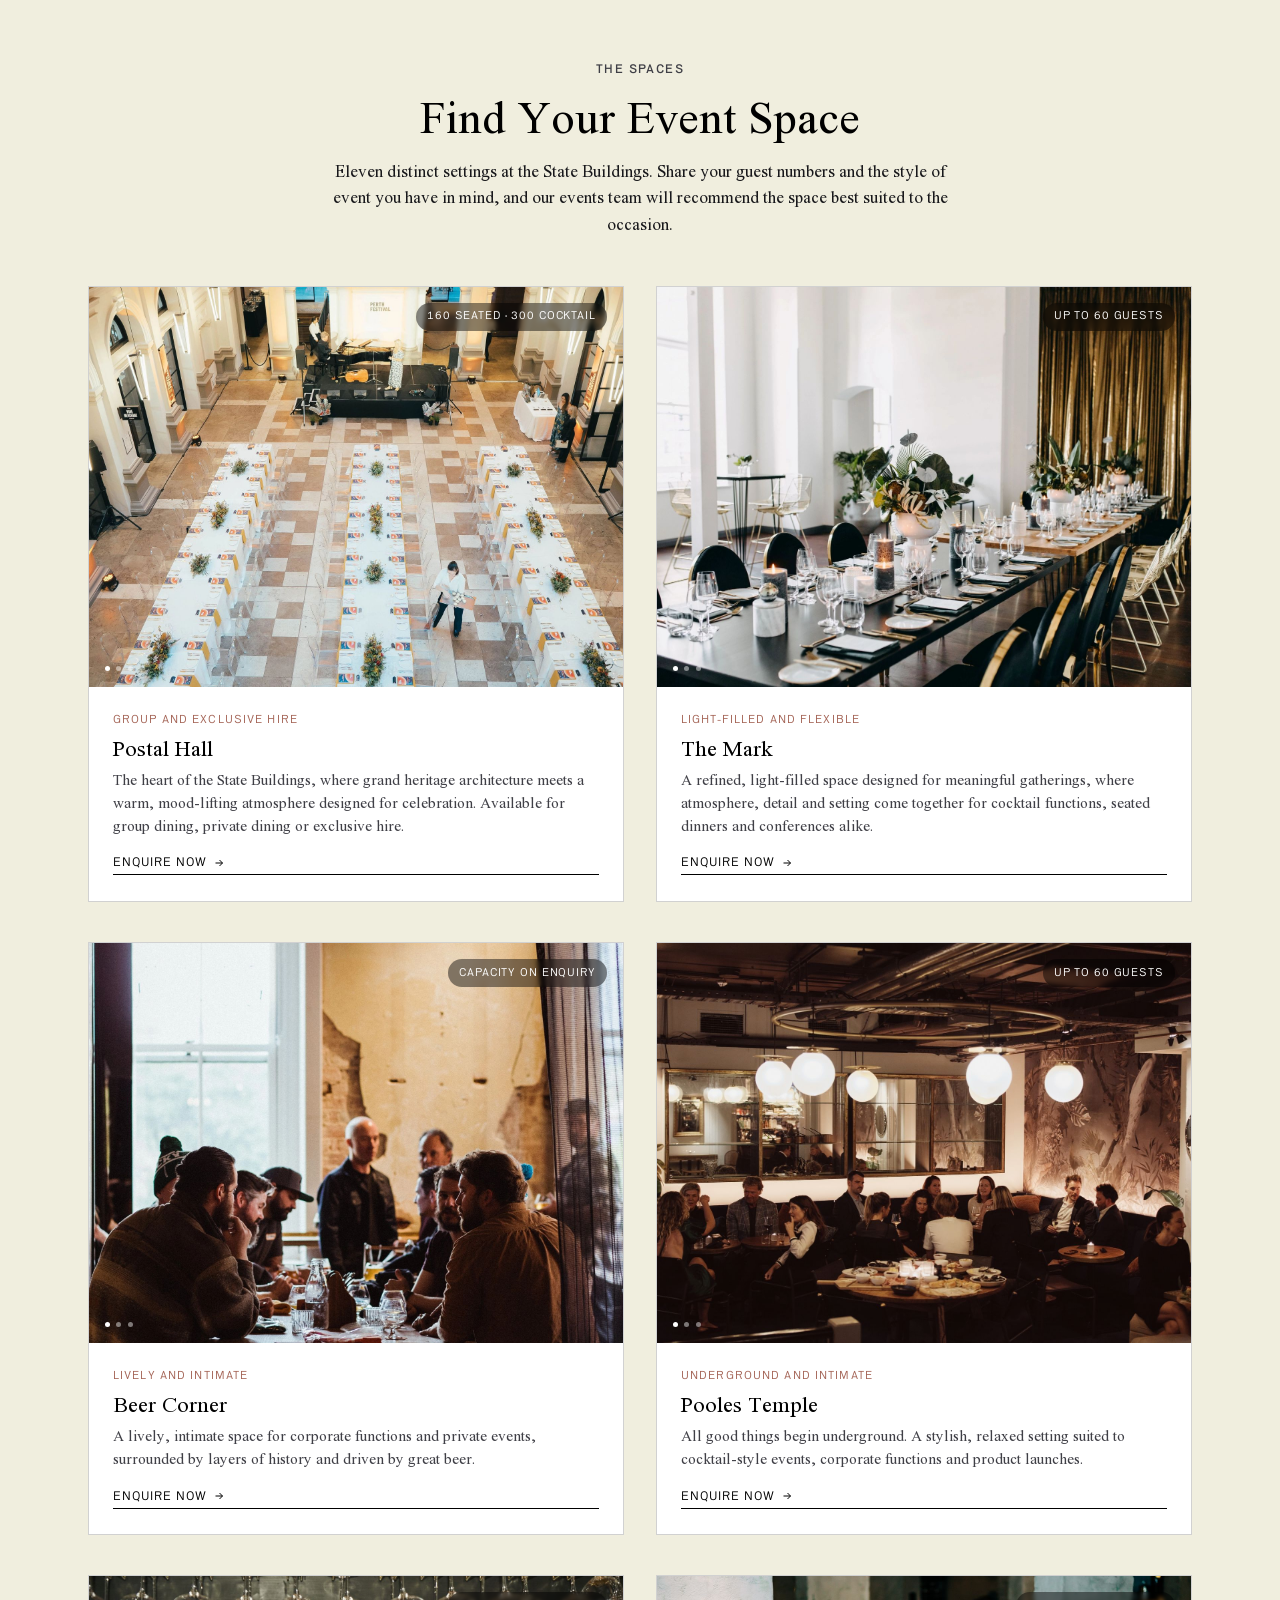
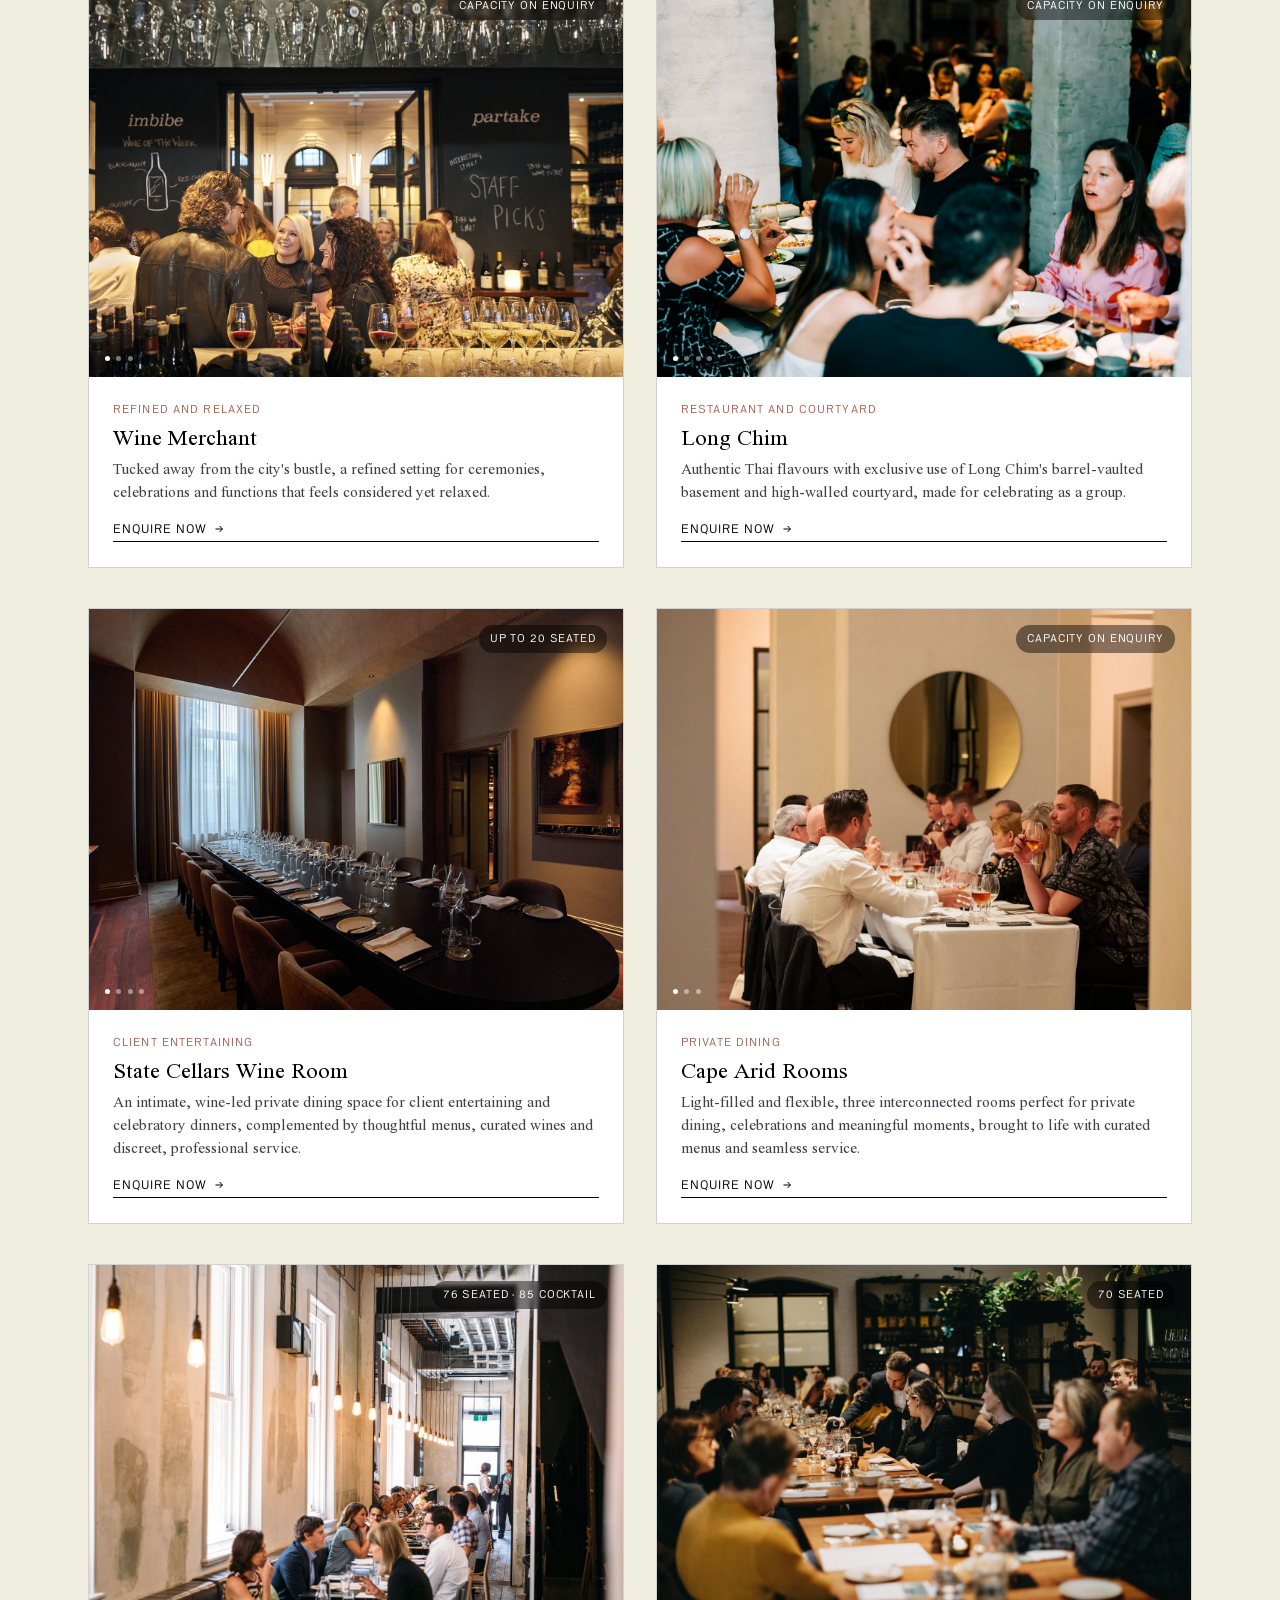
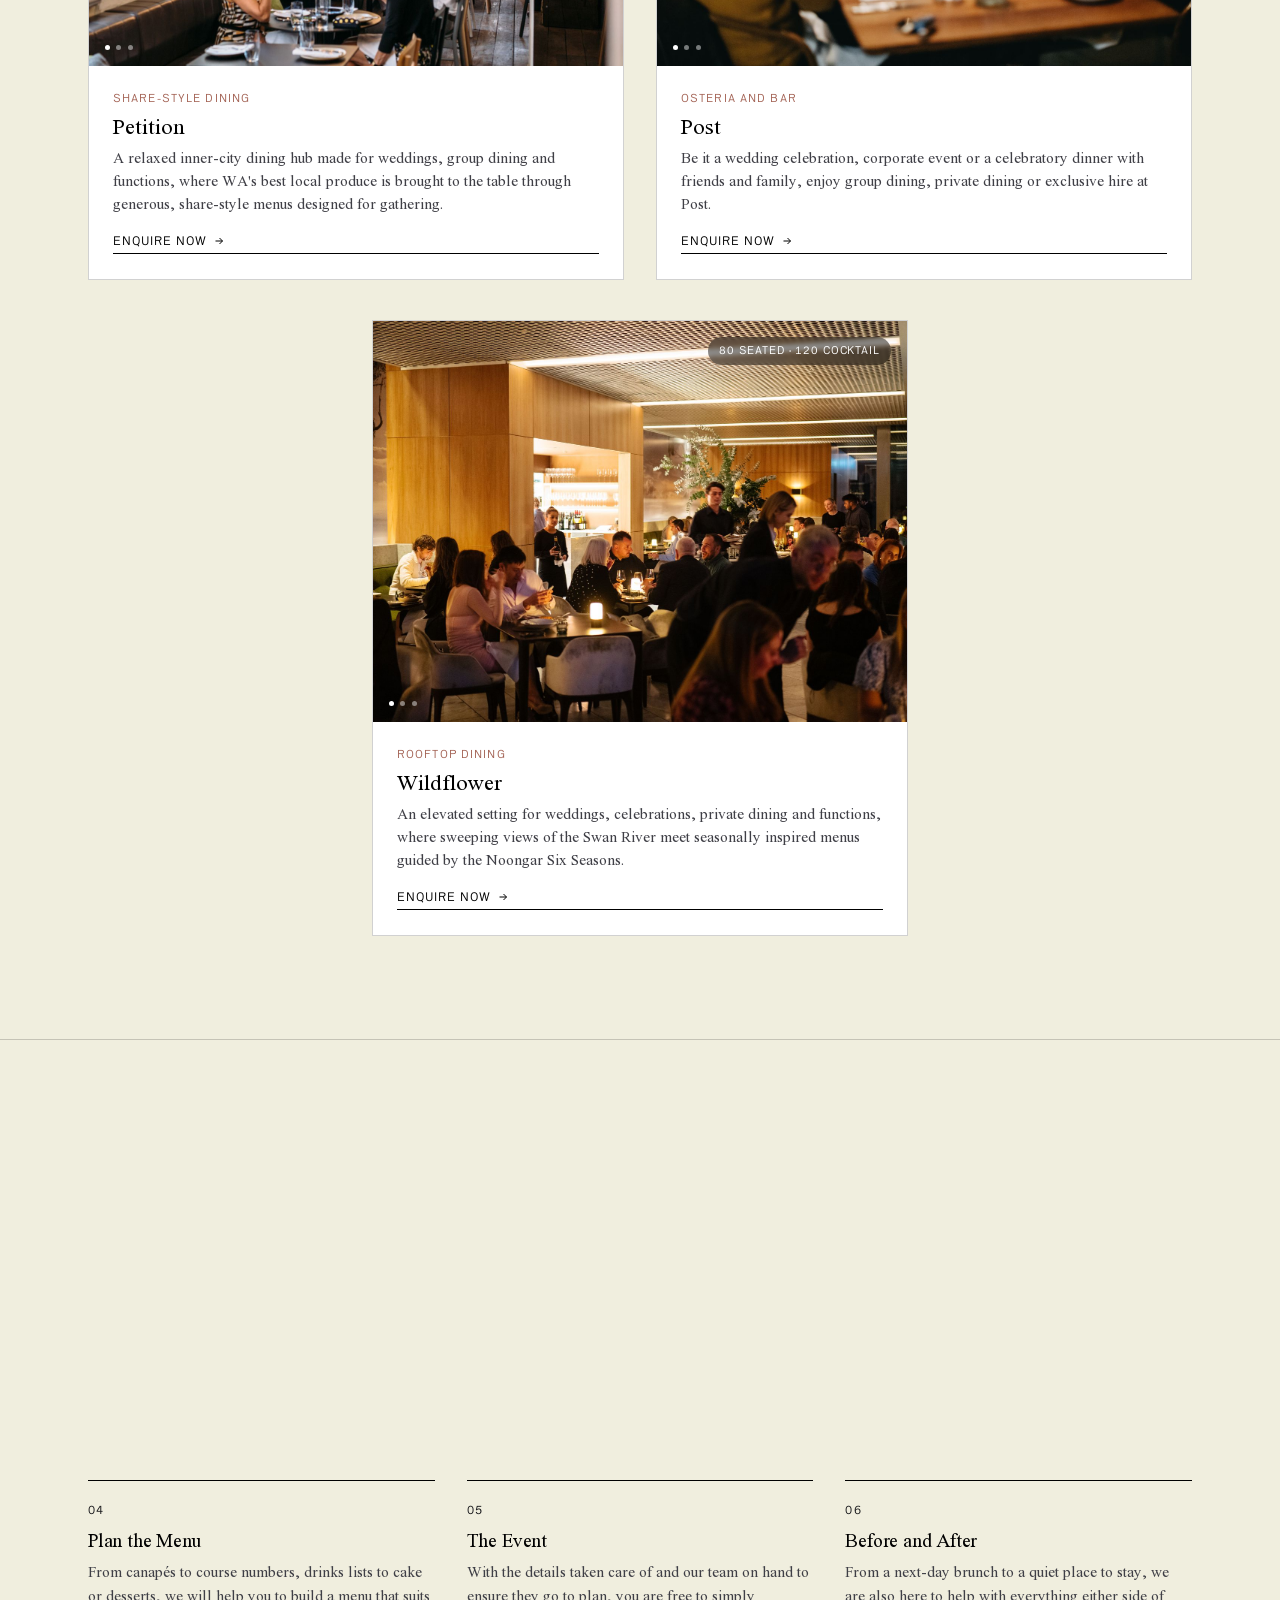
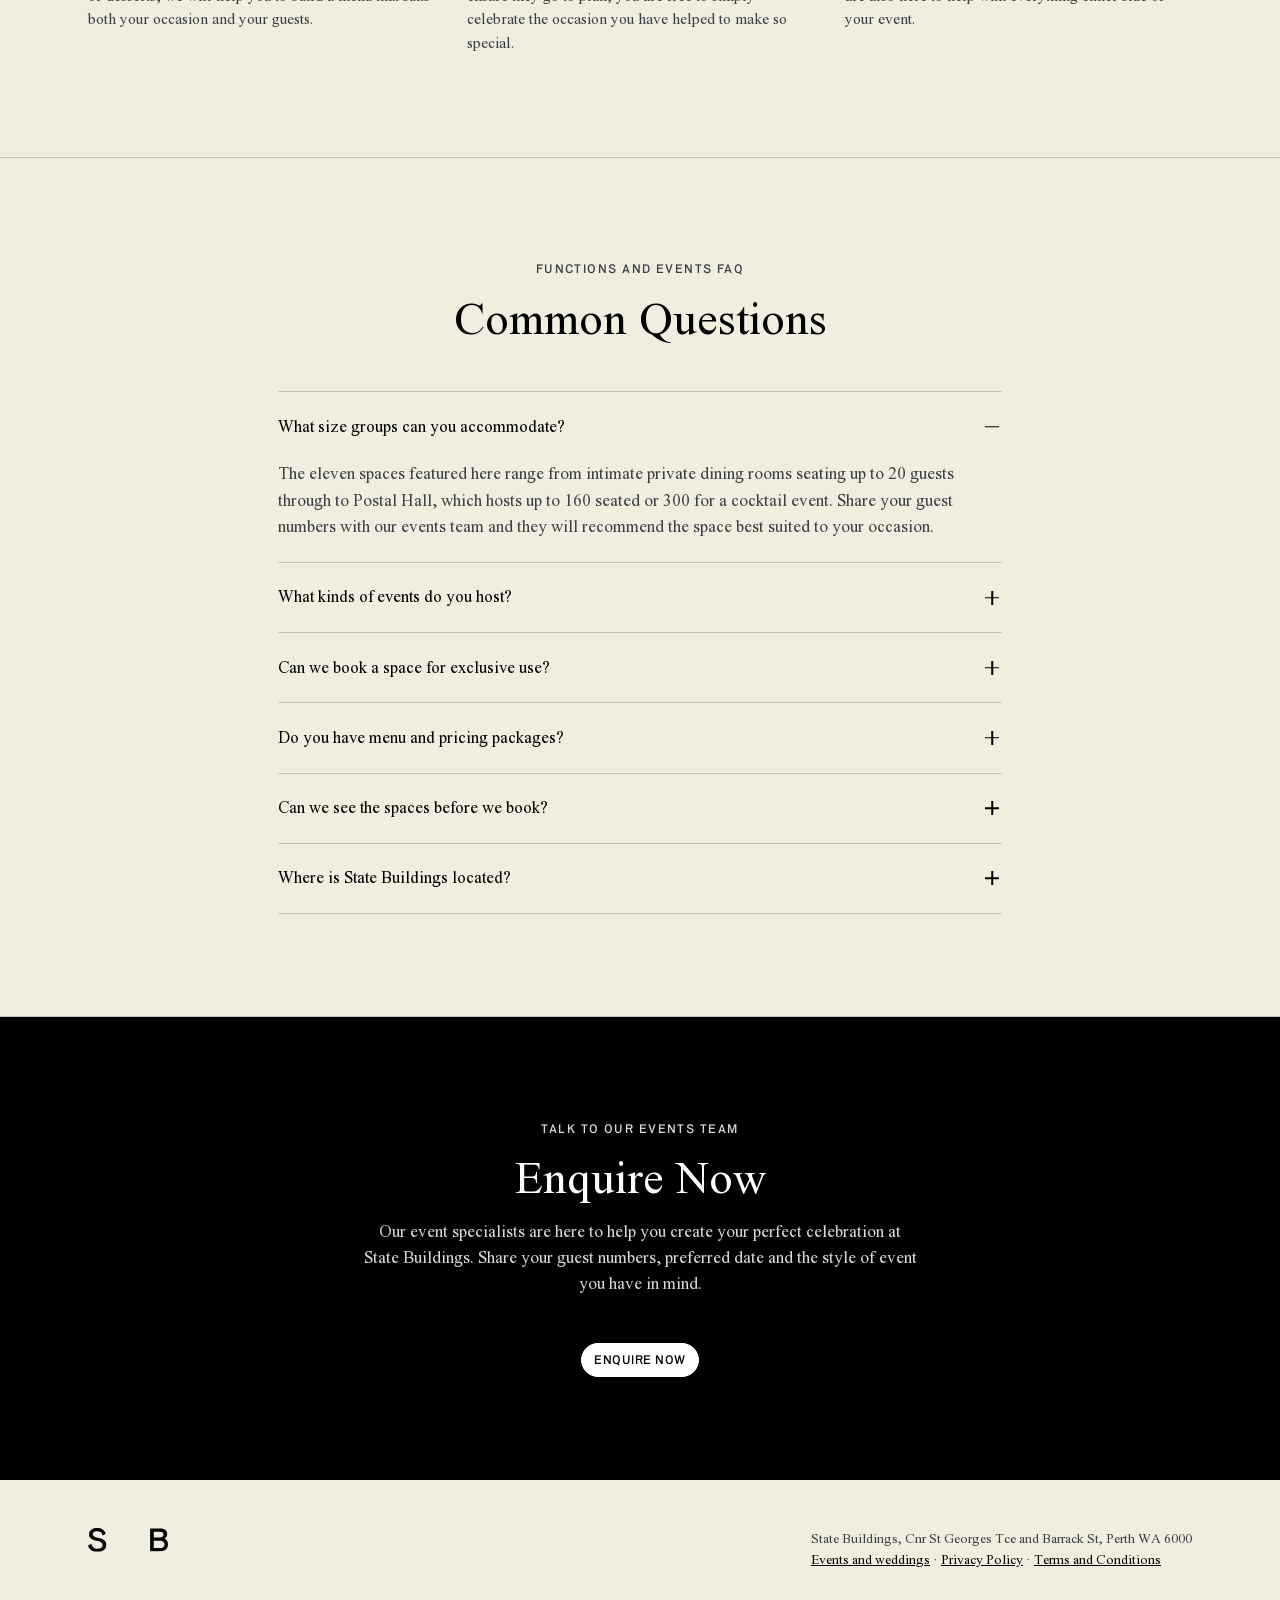
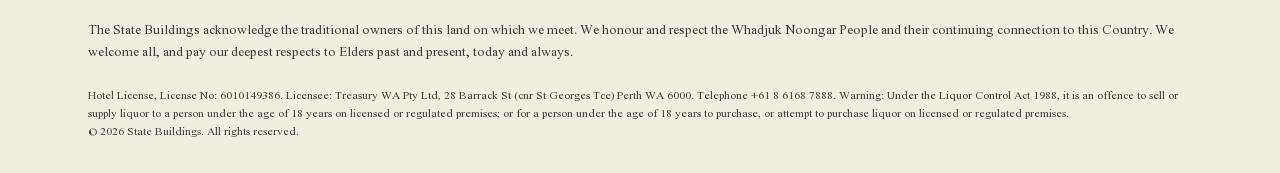
<file: functions/index.html>
<!doctype html>
<html lang="en-AU">
<head>
<meta charset="utf-8">
<meta name="viewport" content="width=device-width, initial-scale=1">
<meta name="robots" content="noindex, nofollow">
<title>Functions and Events | State Buildings, Perth</title>
<meta name="description" content="Functions and events at State Buildings, Perth. Eleven distinct heritage spaces, from intimate wine rooms to exclusive-use venues, with tailored menus and seamless service for your occasion.">
<link rel="icon" href="images/favicon-32x32.png" sizes="32x32" type="image/png">
<link rel="preload" as="image" href="images/hero-functions.jpg">
<link rel="stylesheet" href="css/normalize.css">
<link rel="stylesheet" href="css/style.css">

<!-- Google Tag Manager (same container as statebuildings.com) -->
<script>(function(w,d,s,l,i){w[l]=w[l]||[];w[l].push({'gtm.start':new Date().getTime(),event:'gtm.js'});var f=d.getElementsByTagName(s)[0],j=d.createElement(s),dl=l!='dataLayer'?'&l='+l:'';j.async=true;j.src='https://www.googletagmanager.com/gtm.js?id='+i+dl;f.parentNode.insertBefore(j,f);})(window,document,'script','dataLayer','GTM-5KL7FBX');</script>
<!-- End Google Tag Manager -->

<style>
/* ---------- Brand background: cream, matching festive-group-dining ---------- */
:root{--cream:#f0eede}
body{background:var(--cream)}
.section--sand{background:var(--cream);border-top:1px solid var(--rule);border-bottom:1px solid var(--rule)}

/* ---------- Heading scale (match site: no negative tracking, tight leading) ---------- */
h2{line-height:1.05;letter-spacing:0}

/* ---------- Buttons: match statebuildings.com exactly ---------- */
.btn{min-height:2rem;padding:.5rem .75rem;font-size:.75rem;line-height:1rem;letter-spacing:.5px;gap:.5rem}
.btn svg{width:14px;height:14px}

/* ---------- Nav ---------- */
.nav{position:fixed;top:0;left:0;right:0;z-index:100;display:flex;align-items:center;justify-content:space-between;padding:.85rem var(--pad);color:var(--white);transition:background .3s,color .3s,box-shadow .3s}
.nav.scrolled{background:var(--white);color:var(--black);box-shadow:0 1px 0 var(--rule)}
.nav__logo{display:block;width:66px;color:inherit}
.nav__logo svg{width:100%;height:auto;display:block}
.nav .btn{padding:.5rem .75rem;font-size:.75rem}
.nav:not(.scrolled) .btn{background:transparent;border-color:var(--white);color:var(--white)}
.nav:not(.scrolled) .btn:hover{background:var(--white);color:var(--black)}

/* ---------- Hero ---------- */
.hero{position:relative;min-height:100svh;display:flex;align-items:flex-end;color:var(--white);overflow:hidden;background:var(--black)}
.hero__bg{position:absolute;inset:0;width:100%;height:100%;object-fit:cover;object-position:center 70%}
.hero::after{content:"";position:absolute;inset:0;background:linear-gradient(180deg,rgba(0,0,0,.45) 0%,rgba(0,0,0,.25) 35%,rgba(0,0,0,.82) 100%)}
.hero__inner{position:relative;z-index:1;padding:8rem var(--pad) 4rem;width:100%;max-width:var(--container);margin:0 auto}
.hero .label{color:rgba(255,255,255,.9)}
.hero h1{color:var(--white);max-width:19ch;margin-bottom:1.25rem;font-size:clamp(2.1rem,4.6vw,3.9rem);line-height:1;letter-spacing:0}
.hero p{color:rgba(255,255,255,.94);max-width:560px;font-size:clamp(1.05rem,1.5vw,1.3rem)}
.hero__cta{display:flex;flex-wrap:wrap;gap:1rem;align-items:center;margin-top:1.75rem}
.hero__proof{display:flex;flex-wrap:wrap;gap:.5rem 1.5rem;margin-top:2rem;padding-top:1.25rem;border-top:1px solid rgba(255,255,255,.3);font-family:var(--font-serif);font-size:.95rem;letter-spacing:0;color:rgba(255,255,255,.85)}
.hero__proof strong{color:var(--white);font-weight:500}
.scroll-hint{display:none}

/* ---------- Spaces grid ---------- */
.spaces{display:grid;grid-template-columns:repeat(2,1fr);gap:2.5rem 2rem}
.space:last-child:nth-child(odd){grid-column:1/-1;width:calc(50% - 1rem);margin:0 auto}
.space{position:relative;display:flex;flex-direction:column;color:inherit;background:var(--white);border:1px solid var(--rule)}
.space__media{position:relative;aspect-ratio:4/3;overflow:hidden;background:var(--black)}
.space__slide{position:absolute;inset:0;opacity:0;transition:opacity 1s ease}
.space__slide.is-active{opacity:1}
.space__slide img{width:100%;height:100%;object-fit:cover}
.space__dots{position:absolute;left:1rem;bottom:1rem;z-index:2;display:flex;gap:.4rem}
.space__dots span{width:5px;height:5px;border-radius:50%;background:rgba(255,255,255,.45);transition:background .3s}
.space__dots span.is-active{background:var(--white)}
.space__cap{position:absolute;right:1rem;top:1rem;z-index:2;font-family:var(--font-grotesk);font-size:.68rem;letter-spacing:.08em;text-transform:uppercase;color:var(--white);background:rgba(0,0,0,.45);padding:.35rem .7rem;border-radius:999px;backdrop-filter:blur(2px)}
.space__body{padding:1.5rem 1.5rem 1.6rem;flex:1;display:flex;flex-direction:column}
.space__body p{flex:1}
.space__tag{font-family:var(--font-grotesk);font-size:.7rem;letter-spacing:.1em;text-transform:uppercase;color:var(--wine);display:block;margin-bottom:.5rem}
.space__body h3{font-size:1.4rem;margin-bottom:.5rem;letter-spacing:0}
.space__body p{font-size:.95rem;color:var(--text-2);margin:0 0 1rem;max-width:none;line-height:1.5}
.space__link{display:inline-flex;align-items:center;gap:.4rem;font-family:var(--font-grotesk);font-size:.75rem;letter-spacing:.08em;text-transform:uppercase;color:var(--black);text-decoration:none;border-bottom:1px solid var(--black);padding-bottom:.15rem}
.space__link svg{width:12px;height:12px;transition:transform .2s}
.space:hover .space__link svg{transform:translateX(3px)}

/* ---------- Occasions and process ---------- */
.steps--six{row-gap:2.5rem}
.occasions{margin-top:3rem}
.steps{counter-reset:step;display:grid;grid-template-columns:repeat(3,1fr);gap:2rem}
.step{position:relative;padding-top:1.25rem;border-top:1px solid var(--black)}
.step__n{font-family:var(--font-grotesk);font-size:.75rem;letter-spacing:.12em;margin-bottom:.75rem;display:block}
.step h3{font-size:1.2rem;margin-bottom:.5rem}
.step p{font-size:.95rem;color:var(--text-2);margin:0}

/* ---------- FAQ ---------- */
.faq{max-width:820px;margin:0 auto}
.faq__item{border-bottom:1px solid var(--rule)}
.faq__item:first-child{border-top:1px solid var(--rule)}
.faq__q{width:100%;display:flex;align-items:center;justify-content:space-between;gap:1rem;background:none;border:0;text-align:left;padding:1.35rem 0;font-family:var(--font-serif);font-size:1.05rem;color:var(--black);cursor:pointer}
.faq__icon{flex:none;width:20px;height:20px;position:relative}
.faq__icon::before,.faq__icon::after{content:"";position:absolute;top:50%;left:50%;background:var(--black);transform:translate(-50%,-50%)}
.faq__icon::before{width:14px;height:1.5px}
.faq__icon::after{width:1.5px;height:14px;transition:transform .25s ease}
.faq__item.is-open .faq__icon::after{transform:translate(-50%,-50%) rotate(90deg) scale(0)}
.faq__a{max-height:0;overflow:hidden;transition:max-height .3s ease}
.faq__a p{padding-bottom:1.35rem;margin:0;color:var(--text-2);max-width:none}

/* ---------- Closing enquire ---------- */
.enquire{background:var(--black);color:var(--white);text-align:center}
.enquire h2{color:var(--white)}
.enquire p{color:rgba(255,255,255,.85);max-width:560px;margin-left:auto;margin-right:auto}
.enquire .btn{margin-top:1.75rem}

/* ---------- Footer ---------- */
.footer{background:var(--cream);padding:3rem 0 2rem;font-size:.85rem;color:var(--text-2)}
.footer__top{display:flex;justify-content:space-between;align-items:flex-start;gap:2rem;flex-wrap:wrap;margin-bottom:2rem}
.footer__logo{width:80px;color:var(--black)}
.footer__logo svg{width:100%;height:auto}
.footer p{max-width:none}
.footer small{display:block;font-size:.72rem;line-height:1.6;margin-top:1.5rem;color:var(--text-2)}
.footer a{color:var(--black)}

/* ---------- Responsive ---------- */
@media (max-width:1024px){
  .steps{grid-template-columns:repeat(1,1fr);max-width:520px;margin:0 auto}
}
@media (max-width:900px){
  .spaces{grid-template-columns:1fr;max-width:560px;margin:0 auto}
  .space:last-child:nth-child(odd){width:auto;margin:0}
  .hero__inner{padding-top:7rem}
}
@media (max-width:600px){
  .nav{padding:.6rem 1rem}
  .nav__logo{width:56px}
  .nav .btn{padding:.55rem .85rem;font-size:.65rem}
  .hero{min-height:100svh}
  .hero__bg{object-position:48% 75%}
  .hero__inner{padding:6rem 1.25rem 3rem}
  .hero h1{font-size:2.1rem}
  .hero p{font-size:.95rem}
  .hero__cta .btn{width:100%}
  .hero__proof{flex-direction:column;gap:.4rem;font-size:.72rem}
  .scroll-hint{display:block;text-align:center;font-family:var(--font-grotesk);font-size:.7rem;letter-spacing:.12em;text-transform:uppercase;padding:1rem 0 0;color:var(--text-2)}
  .scroll-hint span{display:block;animation:bob 1.6s infinite}
  @keyframes bob{0%,100%{transform:translateY(0)}50%{transform:translateY(5px)}}
  h2{font-size:1.55rem;line-height:1.05;letter-spacing:0}
  .section{padding:3.5rem 0}
  .section-head{margin-bottom:2rem}
  .btn{font-size:.75rem;padding:.5rem .75rem}
  .spaces{gap:2rem}
  .space__body{padding:1.15rem 1.15rem 1.25rem}
  .space__body h3{font-size:1.15rem}
  .space__body p{font-size:.85rem}
  .space__cap{font-size:.62rem;padding:.3rem .6rem}
  .faq__q{font-size:.95rem;padding:1.1rem 0}
  .footer__top{flex-direction:column;align-items:center;text-align:center}
  .footer{text-align:center}
}
</style>
</head>
<body>
<!-- Google Tag Manager (noscript) -->
<noscript><iframe src="https://www.googletagmanager.com/ns.html?id=GTM-5KL7FBX" height="0" width="0" style="display:none;visibility:hidden"></iframe></noscript>
<!-- End Google Tag Manager (noscript) -->

<header class="nav" id="nav">
  <a class="nav__logo" href="https://statebuildings.com/" aria-label="State Buildings home">
    <svg viewBox="0 0 171 51" fill="currentColor" aria-hidden="true"><use href="#sb-logo"/></svg>
  </a>
  <a class="btn" href="#spaces">See the spaces</a>
</header>

<section class="hero">
  <img class="hero__bg" src="images/hero-functions.jpg" alt="Postal Hall at State Buildings, Perth, filled with guests at long tables for a seated dinner" fetchpriority="high">
  <div class="hero__inner">
    <p class="label">Functions and Events, Perth</p>
    <h1>Functions and Events at State Buildings</h1>
    <p>Let your milestones and special moments unfold across locations as celebrated as your occasions. Eleven distinct spaces in Perth's historic heart, from intimate wine rooms to exclusive-use venues, each with tailored menus and seamless service.</p>
    <div class="hero__cta">
      <a class="btn btn--light" href="#spaces">See the spaces <svg viewBox="0 0 24 24" fill="none" stroke="currentColor" stroke-width="2" aria-hidden="true"><path d="M5 12h14M13 6l6 6-6 6"/></svg></a>
      <a class="btn btn--outline" style="color:#fff;border-color:rgba(255,255,255,.6)" href="https://statebuildings.com/contact?interestedIn=functions-enquiry&amp;utm_source=lp&amp;utm_medium=referral&amp;utm_campaign=functions">Enquire now</a>
    </div>
    <div class="hero__proof">
      <span><strong>Eleven</strong> Spaces, One Building</span>
      <span>Cocktail, Seated and Exclusive-Use Events</span>
      <span>St Georges Terrace and Barrack Street, Perth</span>
    </div>
  </div>
</section>
<p class="scroll-hint">Scroll <span>&darr;</span></p>

<!-- Intro and occasions -->
<section class="section">
  <div class="container">
    <div class="section-head fade-up">
      <p class="label">Events at State Buildings</p>
      <h2>A Setting for Every Occasion</h2>
      <p>From multi-day conferences and corporate galas to a celebratory dinner with friends and family, each event is carefully arranged with tailored menus, considered layouts and seamless service, so every moment feels purposeful, polished and memorable.</p>
    </div>
    <div class="steps steps--six occasions stagger">
      <div class="step fade-up" style="--i:0"><h3>Weddings</h3><p>Celebrate your special day in an unforgettable venue filled with charm.</p></div>
      <div class="step fade-up" style="--i:1"><h3>Group Dining</h3><p>Enjoy exceptional food and service in a welcoming space perfect for shared moments.</p></div>
      <div class="step fade-up" style="--i:2"><h3>Corporate Functions</h3><p>Impress clients and colleagues with professional spaces tailored to your needs.</p></div>
      <div class="step fade-up" style="--i:3"><h3>Meetings</h3><p>Host productive gatherings with modern facilities and seamless service.</p></div>
      <div class="step fade-up" style="--i:4"><h3>Parties and Celebrations</h3><p>Celebratory moments deserve celebrated settings, for a milestone to remember.</p></div>
      <div class="step fade-up" style="--i:5"><h3>Outdoor Events</h3><p>The perfect open-air spaces to host your next event at the State Buildings.</p></div>
    </div>
  </div>
</section>

<!-- Spaces grid -->
<section class="section section--sand" id="spaces">
  <div class="container">
    <div class="section-head fade-up">
      <p class="label">The Spaces</p>
      <h2>Find Your Event Space</h2>
      <p>Eleven distinct settings at the State Buildings. Share your guest numbers and the style of event you have in mind, and our events team will recommend the space best suited to the occasion.</p>
    </div>
    <div class="spaces stagger">

      <div class="space fade-up" style="--i:0">
        <div class="space__media" data-carousel>
          <span class="space__cap">160 seated &middot; 300 cocktail</span>
          <div class="space__slide is-active"><img src="images/postal-hall.jpg" alt="Aerial view of Postal Hall set with long tables for a large seated event" loading="lazy"></div>
          <div class="space__slide"><img src="images/postal-hall-2.jpg" alt="Postal Hall filled with guests at a formal seated dinner" loading="lazy"></div>
          <div class="space__slide"><img src="images/postal-hall-3.jpg" alt="Postal Hall's grand mezzanine level overlooking the main floor" loading="lazy"></div>
          <div class="space__dots"><span class="is-active"></span><span></span><span></span></div>
        </div>
        <div class="space__body">
          <span class="space__tag">Group and Exclusive Hire</span>
          <h3>Postal Hall</h3>
          <p>The heart of the State Buildings, where grand heritage architecture meets a warm, mood-lifting atmosphere designed for celebration. Available for group dining, private dining or exclusive hire.</p>
          <a class="space__link" href="https://statebuildings.com/contact?interestedIn=functions-enquiry&amp;utm_source=lp&amp;utm_medium=referral&amp;utm_campaign=functions">Enquire now <svg viewBox="0 0 24 24" fill="none" stroke="currentColor" stroke-width="2" aria-hidden="true"><path d="M5 12h14M13 6l6 6-6 6"/></svg></a>
        </div>
      </div>

      <div class="space fade-up" style="--i:1">
        <div class="space__media" data-carousel>
          <span class="space__cap">Up to 60 guests</span>
          <div class="space__slide is-active"><img src="images/the-mark-2.jpg" alt="The Mark set with long tables and candlelight for a seated group dinner" loading="lazy"></div>
          <div class="space__slide"><img src="images/the-mark.jpg" alt="The Mark, a light-filled event space at State Buildings, set for lunch" loading="lazy"></div>
          <div class="space__slide"><img src="images/the-mark-3.jpg" alt="The Mark set up boardroom-style for a conference" loading="lazy"></div>
          <div class="space__dots"><span class="is-active"></span><span></span><span></span></div>
        </div>
        <div class="space__body">
          <span class="space__tag">Light-Filled and Flexible</span>
          <h3>The Mark</h3>
          <p>A refined, light-filled space designed for meaningful gatherings, where atmosphere, detail and setting come together for cocktail functions, seated dinners and conferences alike.</p>
          <a class="space__link" href="https://statebuildings.com/contact?interestedIn=functions-enquiry&amp;utm_source=lp&amp;utm_medium=referral&amp;utm_campaign=functions">Enquire now <svg viewBox="0 0 24 24" fill="none" stroke="currentColor" stroke-width="2" aria-hidden="true"><path d="M5 12h14M13 6l6 6-6 6"/></svg></a>
        </div>
      </div>

      <div class="space fade-up" style="--i:2">
        <div class="space__media" data-carousel>
          <span class="space__cap">Capacity on enquiry</span>
          <div class="space__slide is-active"><img src="images/beer-corner.jpg" alt="A group gathered around a table at Beer Corner beneath its tall heritage windows" loading="lazy"></div>
          <div class="space__slide"><img src="images/beer-corner-2.jpg" alt="Guests at Beer Corner's long communal table" loading="lazy"></div>
          <div class="space__slide"><img src="images/beer-corner-3.jpg" alt="Friends sharing plates and drinks at Beer Corner" loading="lazy"></div>
          <div class="space__dots"><span class="is-active"></span><span></span><span></span></div>
        </div>
        <div class="space__body">
          <span class="space__tag">Lively and Intimate</span>
          <h3>Beer Corner</h3>
          <p>A lively, intimate space for corporate functions and private events, surrounded by layers of history and driven by great beer.</p>
          <a class="space__link" href="https://statebuildings.com/contact?interestedIn=functions-enquiry&amp;utm_source=lp&amp;utm_medium=referral&amp;utm_campaign=functions">Enquire now <svg viewBox="0 0 24 24" fill="none" stroke="currentColor" stroke-width="2" aria-hidden="true"><path d="M5 12h14M13 6l6 6-6 6"/></svg></a>
        </div>
      </div>

      <div class="space fade-up" style="--i:3">
        <div class="space__media" data-carousel>
          <span class="space__cap">Up to 60 guests</span>
          <div class="space__slide is-active"><img src="images/pooles-temple-4.jpg" alt="Guests gathered on the banquettes at Pooles Temple beneath globe pendant lights" loading="lazy"></div>
          <div class="space__slide"><img src="images/pooles-temple-5.jpg" alt="Guests at the bar at Pooles Temple as a bartender mixes drinks" loading="lazy"></div>
          <div class="space__slide"><img src="images/pooles-temple-6.jpg" alt="Groups seated through Pooles Temple beneath its globe pendant lights" loading="lazy"></div>
          <div class="space__dots"><span class="is-active"></span><span></span><span></span></div>
        </div>
        <div class="space__body">
          <span class="space__tag">Underground and Intimate</span>
          <h3>Pooles Temple</h3>
          <p>All good things begin underground. A stylish, relaxed setting suited to cocktail-style events, corporate functions and product launches.</p>
          <a class="space__link" href="https://statebuildings.com/contact?interestedIn=functions-enquiry&amp;utm_source=lp&amp;utm_medium=referral&amp;utm_campaign=functions">Enquire now <svg viewBox="0 0 24 24" fill="none" stroke="currentColor" stroke-width="2" aria-hidden="true"><path d="M5 12h14M13 6l6 6-6 6"/></svg></a>
        </div>
      </div>

      <div class="space fade-up" style="--i:4">
        <div class="space__media" data-carousel>
          <span class="space__cap">Capacity on enquiry</span>
          <div class="space__slide is-active"><img src="images/wine-merchant-4.jpg" alt="A group gathered at the bar inside Wine Merchant" loading="lazy"></div>
          <div class="space__slide"><img src="images/wine-merchant-5.jpg" alt="Friends sharing wine and plates at a table in Wine Merchant" loading="lazy" style="object-position:center 40%"></div>
          <div class="space__slide"><img src="images/wine-merchant-6.jpg" alt="Guests at the bar in Wine Merchant in front of its wall of wine" loading="lazy"></div>
          <div class="space__dots"><span class="is-active"></span><span></span><span></span></div>
        </div>
        <div class="space__body">
          <span class="space__tag">Refined and Relaxed</span>
          <h3>Wine Merchant</h3>
          <p>Tucked away from the city's bustle, a refined setting for ceremonies, celebrations and functions that feels considered yet relaxed.</p>
          <a class="space__link" href="https://statebuildings.com/contact?interestedIn=functions-enquiry&amp;utm_source=lp&amp;utm_medium=referral&amp;utm_campaign=functions">Enquire now <svg viewBox="0 0 24 24" fill="none" stroke="currentColor" stroke-width="2" aria-hidden="true"><path d="M5 12h14M13 6l6 6-6 6"/></svg></a>
        </div>
      </div>

      <div class="space fade-up" style="--i:5">
        <div class="space__media" data-carousel>
          <span class="space__cap">Capacity on enquiry</span>
          <div class="space__slide is-active"><img src="images/long-chim-1.jpg" alt="Groups dining at long tables between the pillars of Long Chim's basement restaurant" loading="lazy"></div>
          <div class="space__slide"><img src="images/long-chim-courtyard.jpg" alt="Long Chim's high-walled courtyard from above, with colourful umbrellas over the tables" loading="lazy"></div>
          <div class="space__slide"><img src="images/long-chim-2.jpg" alt="A group sharing drinks in front of the painted wall at Long Chim" loading="lazy"></div>
          <div class="space__slide"><img src="images/long-chim-3.jpg" alt="Guests raising their glasses over a table of shared dishes at Long Chim" loading="lazy"></div>
          <div class="space__dots"><span class="is-active"></span><span></span><span></span><span></span></div>
        </div>
        <div class="space__body">
          <span class="space__tag">Restaurant and Courtyard</span>
          <h3>Long Chim</h3>
          <p>Authentic Thai flavours with exclusive use of Long Chim's barrel-vaulted basement and high-walled courtyard, made for celebrating as a group.</p>
          <a class="space__link" href="https://statebuildings.com/contact?interestedIn=functions-enquiry&amp;utm_source=lp&amp;utm_medium=referral&amp;utm_campaign=functions">Enquire now <svg viewBox="0 0 24 24" fill="none" stroke="currentColor" stroke-width="2" aria-hidden="true"><path d="M5 12h14M13 6l6 6-6 6"/></svg></a>
        </div>
      </div>

      <div class="space fade-up" style="--i:6">
        <div class="space__media" data-carousel>
          <span class="space__cap">Up to 20 seated</span>
          <div class="space__slide is-active"><img src="images/state-cellars-2.jpg" alt="The long table in the vaulted State Cellars Wine Room, set for a private dinner" loading="lazy"></div>
          <div class="space__slide"><img src="images/state-cellars-4.jpg" alt="A guest enjoying dinner and red wine in the State Cellars Wine Room" loading="lazy"></div>
          <div class="space__slide"><img src="images/state-cellars-3.jpg" alt="State Cellars Wine Room table setting with curtained windows" loading="lazy"></div>
          <div class="space__slide"><img src="images/state-cellars.jpg" alt="Guests being served at a private dinner in the State Cellars Wine Room" loading="lazy"></div>
          <div class="space__dots"><span class="is-active"></span><span></span><span></span><span></span></div>
        </div>
        <div class="space__body">
          <span class="space__tag">Client Entertaining</span>
          <h3>State Cellars Wine Room</h3>
          <p>An intimate, wine-led private dining space for client entertaining and celebratory dinners, complemented by thoughtful menus, curated wines and discreet, professional service.</p>
          <a class="space__link" href="https://statebuildings.com/contact?interestedIn=functions-enquiry&amp;utm_source=lp&amp;utm_medium=referral&amp;utm_campaign=functions">Enquire now <svg viewBox="0 0 24 24" fill="none" stroke="currentColor" stroke-width="2" aria-hidden="true"><path d="M5 12h14M13 6l6 6-6 6"/></svg></a>
        </div>
      </div>

      <div class="space fade-up" style="--i:7">
        <div class="space__media" data-carousel>
          <span class="space__cap">Capacity on enquiry</span>
          <div class="space__slide is-active"><img src="images/cape-arid.jpg" alt="Guests at a private lunch in the Cape Arid Rooms" loading="lazy"></div>
          <div class="space__slide"><img src="images/cape-arid-3.jpg" alt="Fresh flowers by the window in the Cape Arid Rooms" loading="lazy"></div>
          <div class="space__slide"><img src="images/cape-arid-2.jpg" alt="A table set by the window in the Cape Arid Rooms" loading="lazy"></div>
          <div class="space__dots"><span class="is-active"></span><span></span><span></span></div>
        </div>
        <div class="space__body">
          <span class="space__tag">Private Dining</span>
          <h3>Cape Arid Rooms</h3>
          <p>Light-filled and flexible, three interconnected rooms perfect for private dining, celebrations and meaningful moments, brought to life with curated menus and seamless service.</p>
          <a class="space__link" href="https://statebuildings.com/contact?interestedIn=functions-enquiry&amp;utm_source=lp&amp;utm_medium=referral&amp;utm_campaign=functions">Enquire now <svg viewBox="0 0 24 24" fill="none" stroke="currentColor" stroke-width="2" aria-hidden="true"><path d="M5 12h14M13 6l6 6-6 6"/></svg></a>
        </div>
      </div>

      <div class="space fade-up" style="--i:8">
        <div class="space__media" data-carousel>
          <span class="space__cap">76 seated &middot; 85 cocktail</span>
          <div class="space__slide is-active"><img src="images/petition-1.jpg" alt="Guests dining along the windows of Petition's heritage dining room" loading="lazy"></div>
          <div class="space__slide"><img src="images/petition-2.jpg" alt="A group sharing dinner and wine at a long table in Petition" loading="lazy"></div>
          <div class="space__slide"><img src="images/petition-3.jpg" alt="A long table of guests dining at Petition" loading="lazy" style="object-position:center 65%"></div>
          <div class="space__dots"><span class="is-active"></span><span></span><span></span></div>
        </div>
        <div class="space__body">
          <span class="space__tag">Share-Style Dining</span>
          <h3>Petition</h3>
          <p>A relaxed inner-city dining hub made for weddings, group dining and functions, where WA's best local produce is brought to the table through generous, share-style menus designed for gathering.</p>
          <a class="space__link" href="https://statebuildings.com/contact?interestedIn=functions-enquiry&amp;utm_source=lp&amp;utm_medium=referral&amp;utm_campaign=functions">Enquire now <svg viewBox="0 0 24 24" fill="none" stroke="currentColor" stroke-width="2" aria-hidden="true"><path d="M5 12h14M13 6l6 6-6 6"/></svg></a>
        </div>
      </div>

      <div class="space fade-up" style="--i:9">
        <div class="space__media" data-carousel>
          <span class="space__cap">70 seated</span>
          <div class="space__slide is-active"><img src="images/post-1.jpg" alt="A group seated at a long table for dinner at Post" loading="lazy"></div>
          <div class="space__slide"><img src="images/post-2.jpg" alt="Guests dining at a long table in Post" loading="lazy"></div>
          <div class="space__slide"><img src="images/post-3.jpg" alt="Guests seated at a long table in Post, seen across the room" loading="lazy"></div>
          <div class="space__dots"><span class="is-active"></span><span></span><span></span></div>
        </div>
        <div class="space__body">
          <span class="space__tag">Osteria and Bar</span>
          <h3>Post</h3>
          <p>Be it a wedding celebration, corporate event or a celebratory dinner with friends and family, enjoy group dining, private dining or exclusive hire at Post.</p>
          <a class="space__link" href="https://statebuildings.com/contact?interestedIn=functions-enquiry&amp;utm_source=lp&amp;utm_medium=referral&amp;utm_campaign=functions">Enquire now <svg viewBox="0 0 24 24" fill="none" stroke="currentColor" stroke-width="2" aria-hidden="true"><path d="M5 12h14M13 6l6 6-6 6"/></svg></a>
        </div>
      </div>

      <div class="space fade-up" style="--i:10">
        <div class="space__media" data-carousel>
          <span class="space__cap">80 seated &middot; 120 cocktail</span>
          <div class="space__slide is-active"><img src="images/wildflower-1.jpg" alt="Guests dining in the evening at Wildflower" loading="lazy"></div>
          <div class="space__slide"><img src="images/wildflower-2.jpg" alt="A group at a table by the windows at Wildflower" loading="lazy"></div>
          <div class="space__slide"><img src="images/wildflower-3.jpg" alt="Wildflower's dining room filled with guests" loading="lazy"></div>
          <div class="space__dots"><span class="is-active"></span><span></span><span></span></div>
        </div>
        <div class="space__body">
          <span class="space__tag">Rooftop Dining</span>
          <h3>Wildflower</h3>
          <p>An elevated setting for weddings, celebrations, private dining and functions, where sweeping views of the Swan River meet seasonally inspired menus guided by the Noongar Six Seasons.</p>
          <a class="space__link" href="https://statebuildings.com/contact?interestedIn=functions-enquiry&amp;utm_source=lp&amp;utm_medium=referral&amp;utm_campaign=functions">Enquire now <svg viewBox="0 0 24 24" fill="none" stroke="currentColor" stroke-width="2" aria-hidden="true"><path d="M5 12h14M13 6l6 6-6 6"/></svg></a>
        </div>
      </div>

    </div>
  </div>
</section>

<!-- Event journey -->
<section class="section">
  <div class="container">
    <div class="section-head fade-up">
      <p class="label">How it works</p>
      <h2>Your Event Journey</h2>
    </div>
    <div class="steps steps--six stagger">
      <div class="step fade-up" style="--i:0"><span class="step__n">01</span><h3>Meet With Us</h3><p>After an initial chat about your event, we will take you on a guided heritage tour so you can envision how your occasion can come to life in the setting.</p></div>
      <div class="step fade-up" style="--i:1"><span class="step__n">02</span><h3>Select a Space</h3><p>We will talk you through all the ways each space can bring your event to life and help you to choose the option that best suits your needs.</p></div>
      <div class="step fade-up" style="--i:2"><span class="step__n">03</span><h3>Set the Tone</h3><p>Décor, lighting, table settings. With access to our proven network of Perth suppliers, our team will work with you to fine-tune the details and create an atmosphere true to your vision.</p></div>
      <div class="step fade-up" style="--i:3"><span class="step__n">04</span><h3>Plan the Menu</h3><p>From canapés to course numbers, drinks lists to cake or desserts, we will help you to build a menu that suits both your occasion and your guests.</p></div>
      <div class="step fade-up" style="--i:4"><span class="step__n">05</span><h3>The Event</h3><p>With the details taken care of and our team on hand to ensure they go to plan, you are free to simply celebrate the occasion you have helped to make so special.</p></div>
      <div class="step fade-up" style="--i:5"><span class="step__n">06</span><h3>Before and After</h3><p>From a next-day brunch to a quiet place to stay, we are also here to help with everything either side of your event.</p></div>
    </div>
  </div>
</section>

<!-- FAQ -->
<section class="section section--sand">
  <div class="container container--narrow">
    <div class="section-head fade-up">
      <p class="label">Functions and Events FAQ</p>
      <h2>Common Questions</h2>
    </div>
    <div class="faq fade-up">
      <div class="faq__item is-open">
        <button class="faq__q" aria-expanded="true">What size groups can you accommodate?<span class="faq__icon"></span></button>
        <div class="faq__a"><p>The eleven spaces featured here range from intimate private dining rooms seating up to 20 guests through to Postal Hall, which hosts up to 160 seated or 300 for a cocktail event. Share your guest numbers with our events team and they will recommend the space best suited to your occasion.</p></div>
      </div>
      <div class="faq__item">
        <button class="faq__q" aria-expanded="false">What kinds of events do you host?<span class="faq__icon"></span></button>
        <div class="faq__a"><p>Weddings, group and private dining, corporate functions, meetings, parties and celebrations, and outdoor events. Each is tailored to the occasion, with menus, layouts and service arranged around your needs.</p></div>
      </div>
      <div class="faq__item">
        <button class="faq__q" aria-expanded="false">Can we book a space for exclusive use?<span class="faq__icon"></span></button>
        <div class="faq__a"><p>Yes. Several spaces, including Postal Hall, Post and Long Chim, are available for exclusive hire so your event has the venue to itself. Availability depends on your date and guest numbers.</p></div>
      </div>
      <div class="faq__item">
        <button class="faq__q" aria-expanded="false">Do you have menu and pricing packages?<span class="faq__icon"></span></button>
        <div class="faq__a"><p>Menus are tailored to each event and space. Once our events team understands your guest numbers, format and preferred space, they will prepare a bespoke proposal including catering and beverage options.</p></div>
      </div>
      <div class="faq__item">
        <button class="faq__q" aria-expanded="false">Can we see the spaces before we book?<span class="faq__icon"></span></button>
        <div class="faq__a"><p>Yes. After an initial chat about your event, our events team will take you on a guided heritage tour so you can envision how your occasion can come to life in the setting.</p></div>
      </div>
      <div class="faq__item">
        <button class="faq__q" aria-expanded="false">Where is State Buildings located?<span class="faq__icon"></span></button>
        <div class="faq__a"><p>State Buildings sits on the corner of St Georges Terrace and Barrack Street in the heart of Perth, a central meeting point for guests from across the city.</p></div>
      </div>
    </div>
  </div>
</section>

<!-- Closing enquire -->
<section class="section enquire" id="enquire">
  <div class="container container--narrow">
    <p class="label">Talk to Our Events Team</p>
    <h2>Enquire Now</h2>
    <p>Our event specialists are here to help you create your perfect celebration at State Buildings. Share your guest numbers, preferred date and the style of event you have in mind.</p>
    <a class="btn btn--light" href="https://statebuildings.com/contact?interestedIn=functions-enquiry&amp;utm_source=lp&amp;utm_medium=referral&amp;utm_campaign=functions">Enquire now</a>
  </div>
</section>

<footer class="footer">
  <div class="container">
    <div class="footer__top">
      <a class="footer__logo" href="https://statebuildings.com/" aria-label="State Buildings"><svg viewBox="0 0 171 51" fill="currentColor" aria-hidden="true"><use href="#sb-logo"/></svg></a>
      <p>State Buildings, Cnr St Georges Tce and Barrack St, Perth WA 6000<br><a href="https://statebuildings.com/events-weddings">Events and weddings</a> &middot; <a href="https://statebuildings.com/privacy-policy">Privacy Policy</a> &middot; <a href="https://statebuildings.com/terms-conditions">Terms and Conditions</a></p>
    </div>
    <p>The State Buildings acknowledge the traditional owners of this land on which we meet. We honour and respect the Whadjuk Noongar People and their continuing connection to this Country. We welcome all, and pay our deepest respects to Elders past and present, today and always.</p>
    <small>Hotel License, License No: 6010149386. Licensee: Treasury WA Pty Ltd, 28 Barrack St (cnr St Georges Tce) Perth WA 6000. Telephone +61 8 6168 7888. Warning: Under the Liquor Control Act 1988, it is an offence to sell or supply liquor to a person under the age of 18 years on licensed or regulated premises; or for a person under the age of 18 years to purchase, or attempt to purchase liquor on licensed or regulated premises.<br>&copy; 2026 State Buildings. All rights reserved.</small>
  </div>
</footer>

<!-- Logo symbol (State Buildings wordmark from statebuildings.com header) -->
<svg width="0" height="0" style="position:absolute" aria-hidden="true"><symbol id="sb-logo" viewBox="0 0 171 51"><g><path d="M140.488 27H155.36C157.711 27 159.654 27.7273 161.146 29.1364C162.638 30.5909 163.361 32.6364 163.361 35.2727C163.361 37.9091 163.18 37.2727 162.773 38.2273C162.366 39.1818 161.824 40 161.146 40.6818C160.468 41.3636 159.654 41.9091 158.75 42.3182C157.801 42.7273 156.807 42.9091 155.722 42.9091H140.488V26.9545V27ZM140.488 8.04545H155.044C157.168 8.04545 158.795 8.59091 159.88 9.68182C160.965 10.7727 161.508 12.1818 161.508 13.9091C161.508 15.6364 160.92 17.2273 159.745 18.4091C158.569 19.5455 156.987 20.1364 154.998 20.1364H140.534V8.09091H140.488V8.04545ZM132.849 49.8182H154.953C157.259 49.8182 159.428 49.4545 161.372 48.7727C163.316 48.0909 164.988 47.0909 166.435 45.7727C167.881 44.4545 168.966 42.9091 169.78 41.1364C170.593 39.3182 171 37.3182 171 35.0909C171 32.8636 170.819 32.2273 170.412 30.9091C170.006 29.5909 169.463 28.4091 168.785 27.3182C168.107 26.2273 167.293 25.3182 166.389 24.5C165.485 23.7273 164.491 23.1364 163.496 22.7273C164.22 22.2727 164.898 21.7273 165.621 21.0909C166.299 20.4545 166.932 19.7273 167.474 18.9545C168.017 18.1364 168.423 17.2727 168.74 16.2727C169.056 15.3182 169.192 14.3182 169.192 13.2727C169.192 9.40909 167.926 6.40909 165.44 4.31818C162.954 2.22727 159.293 1.13636 154.501 1.13636H132.849V49.8182Z"></path><path d="M27.2569 50.1364C29.5171 49.5455 31.506 48.6364 33.2688 47.4545C35.0317 46.2273 36.3878 44.6818 37.4726 42.7273C38.5123 40.7727 39.0547 38.5 39.0547 35.7727C39.0547 33.0455 38.6027 31.4545 37.7439 29.8636C36.885 28.2727 35.755 26.9545 34.4441 25.9545C33.088 24.9545 31.6416 24.1364 30.0143 23.5455C28.387 22.9545 26.8501 22.4545 25.4037 22.0455L17.9453 20.1364C14.9619 19.2727 12.8826 18.2273 11.7978 16.9545C10.6677 15.6818 10.1253 14.3636 10.1253 13.0909C10.1253 11.8182 10.3965 11.2273 10.8937 10.4091C11.391 9.63636 12.1142 8.95455 12.973 8.40909C13.8319 7.86364 14.8715 7.45455 16.0468 7.18182C17.222 6.90909 18.5329 6.72727 19.889 6.72727C22.6011 6.72727 24.9064 7.36364 26.7597 8.68182C28.613 10 29.9691 12.3636 30.8731 15.7727L37.9247 12.5455C37.2918 10.3636 36.3878 8.45455 35.2125 6.86364C34.0373 5.27273 32.636 3.95455 31.0087 2.95455C29.3815 1.95455 27.6638 1.18182 25.7653 0.727273C23.8668 0.272727 21.9231 0 19.889 0C17.8549 0 15.414 0.272727 13.2895 0.772727C11.165 1.27273 9.31166 2.09091 7.63918 3.18182C6.0119 4.27273 4.70103 5.68182 3.70658 7.40909C2.71213 9.13636 2.21491 11.1818 2.21491 13.5909C2.21491 16 2.62173 17.3636 3.39017 18.8182C4.15861 20.2727 5.19826 21.5455 6.46392 22.5455C7.72958 23.5909 9.17605 24.4545 10.8033 25.0909C12.4306 25.7727 14.0579 26.3182 15.6852 26.7273L22.9175 28.5455C24.138 28.9091 25.2228 29.3182 26.2173 29.7727C27.2117 30.2273 28.1158 30.7727 28.8842 31.4091C29.6527 32.0455 30.2403 32.7727 30.6471 33.5909C31.0539 34.4091 31.2799 35.4091 31.2799 36.5455C31.2799 37.6818 30.9635 39.2727 30.3307 40.2727C29.6979 41.2727 28.8842 42.0455 27.8446 42.6818C26.8049 43.2727 25.6749 43.7273 24.4092 43.9545C23.1435 44.1818 21.8327 44.3182 20.4766 44.3182C16.8152 44.3182 13.8771 43.3636 11.617 41.5C9.40206 39.6364 7.91039 36.9545 7.18715 33.4545L0 37.1818C0.768438 39.6818 1.80809 41.8182 3.16416 43.5909C4.52022 45.3636 6.0571 46.7727 7.81999 47.8636C9.58287 48.9545 11.5266 49.7727 13.6059 50.2727C15.6852 50.7727 17.9001 51 20.2506 51C22.6011 51 24.9968 50.7273 27.2569 50.1364Z"></path></g></symbol></svg>

<script>
(function(){
  // Nav
  var nav=document.getElementById('nav');
  function onScroll(){nav.classList.toggle('scrolled',window.scrollY>40);}
  onScroll(); window.addEventListener('scroll',onScroll,{passive:true});

  // Reveal
  var io=new IntersectionObserver(function(es){es.forEach(function(e){if(e.isIntersecting){e.target.classList.add('visible');io.unobserve(e.target);}});},{threshold:.12});
  document.querySelectorAll('.fade-up').forEach(function(el){io.observe(el);});

  // Space card carousels: auto-rotate, pause off-screen
  document.querySelectorAll('[data-carousel]').forEach(function(car){
    var slides=car.querySelectorAll('.space__slide'), dots=car.querySelectorAll('.space__dots span');
    if(slides.length<2) return;
    var i=0, timer=null;
    function show(n){
      slides[i].classList.remove('is-active'); dots[i]&&dots[i].classList.remove('is-active');
      i=(n+slides.length)%slides.length;
      slides[i].classList.add('is-active'); dots[i]&&dots[i].classList.add('is-active');
    }
    function start(){ if(timer) return; timer=setInterval(function(){show(i+1);},4200+Math.random()*800); }
    function stop(){ clearInterval(timer); timer=null; }
    var vio=new IntersectionObserver(function(es){es.forEach(function(e){ e.isIntersecting?start():stop(); });},{threshold:.2});
    vio.observe(car);
  });

  // FAQ accordion
  document.querySelectorAll('.faq__item').forEach(function(item){
    var q=item.querySelector('.faq__q'), a=item.querySelector('.faq__a');
    if(item.classList.contains('is-open')){ a.style.maxHeight=a.scrollHeight+'px'; }
    q.addEventListener('click',function(){
      var isOpen=item.classList.contains('is-open');
      document.querySelectorAll('.faq__item.is-open').forEach(function(other){
        if(other!==item){ other.classList.remove('is-open'); other.querySelector('.faq__q').setAttribute('aria-expanded','false'); other.querySelector('.faq__a').style.maxHeight=null; }
      });
      if(isOpen){ item.classList.remove('is-open'); q.setAttribute('aria-expanded','false'); a.style.maxHeight=null; }
      else { item.classList.add('is-open'); q.setAttribute('aria-expanded','true'); a.style.maxHeight=a.scrollHeight+'px'; }
    });
  });
})();
</script>
</body>
</html>
</file>
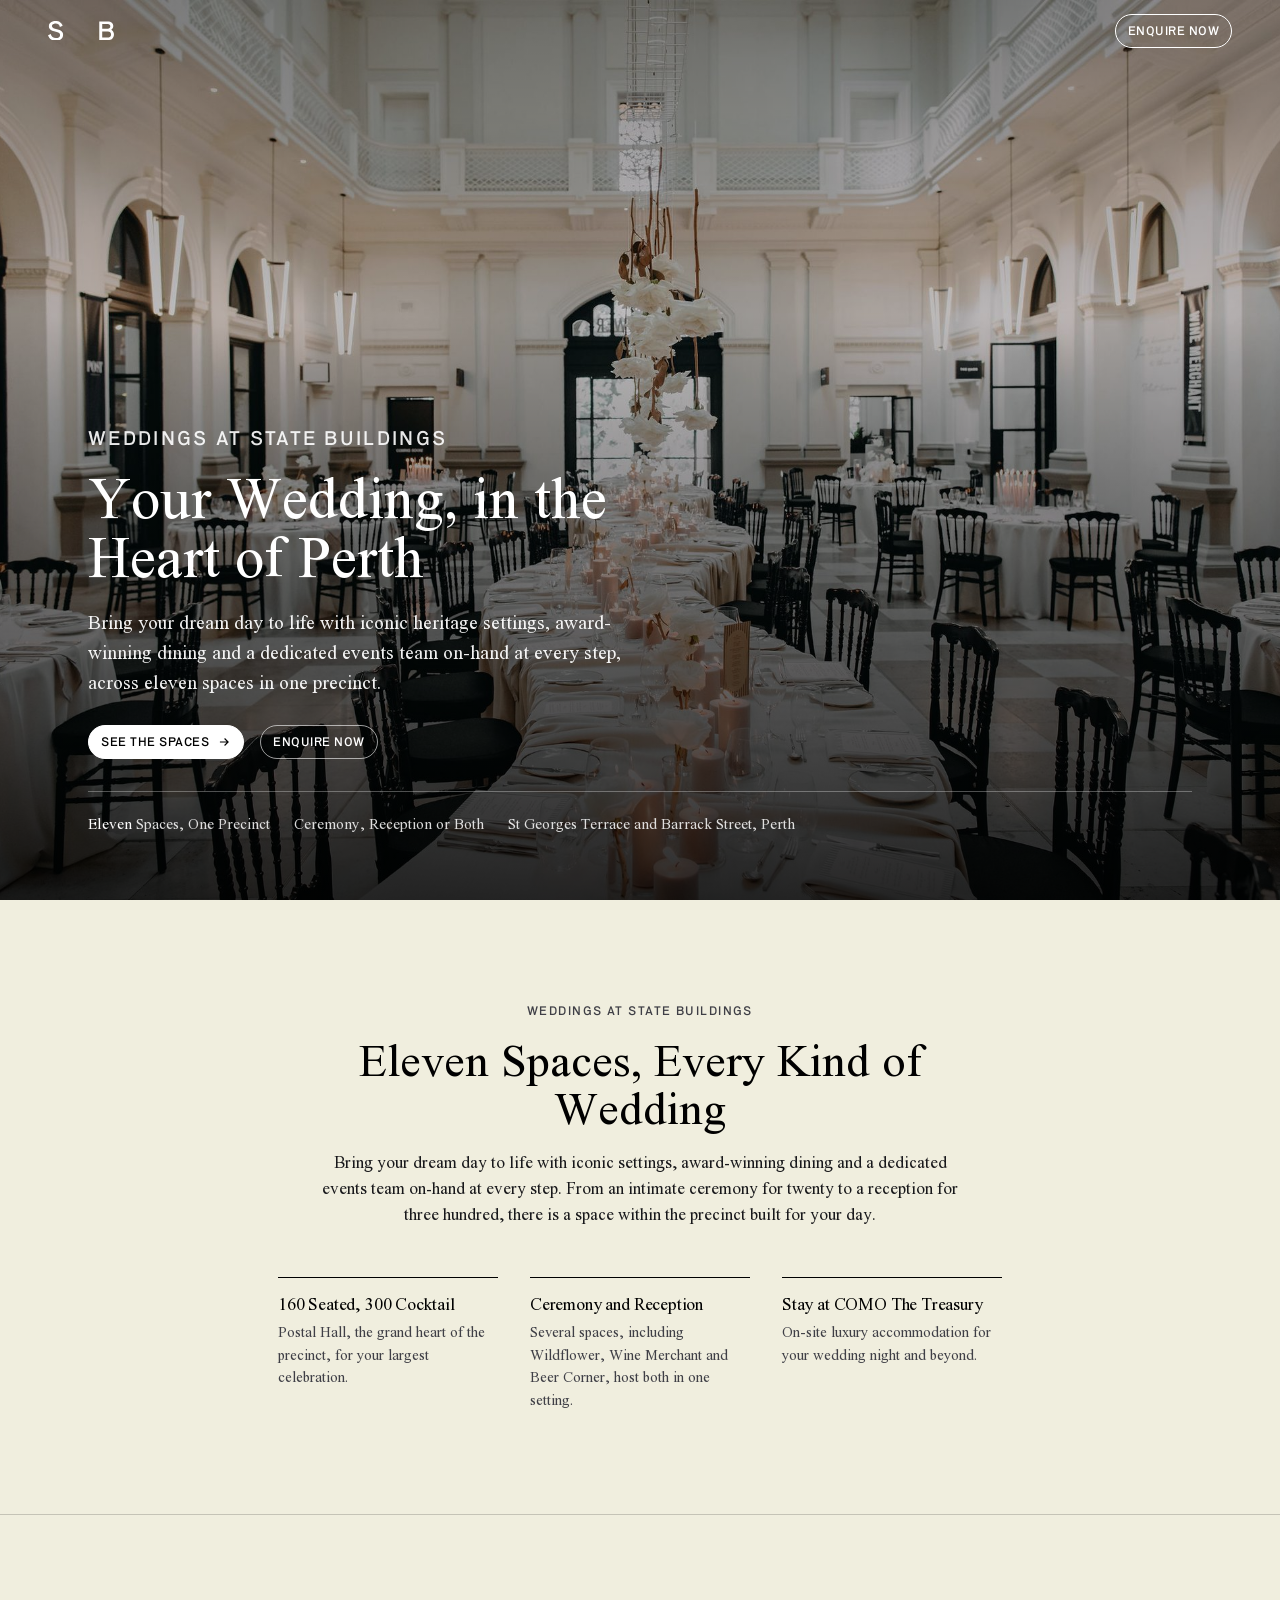
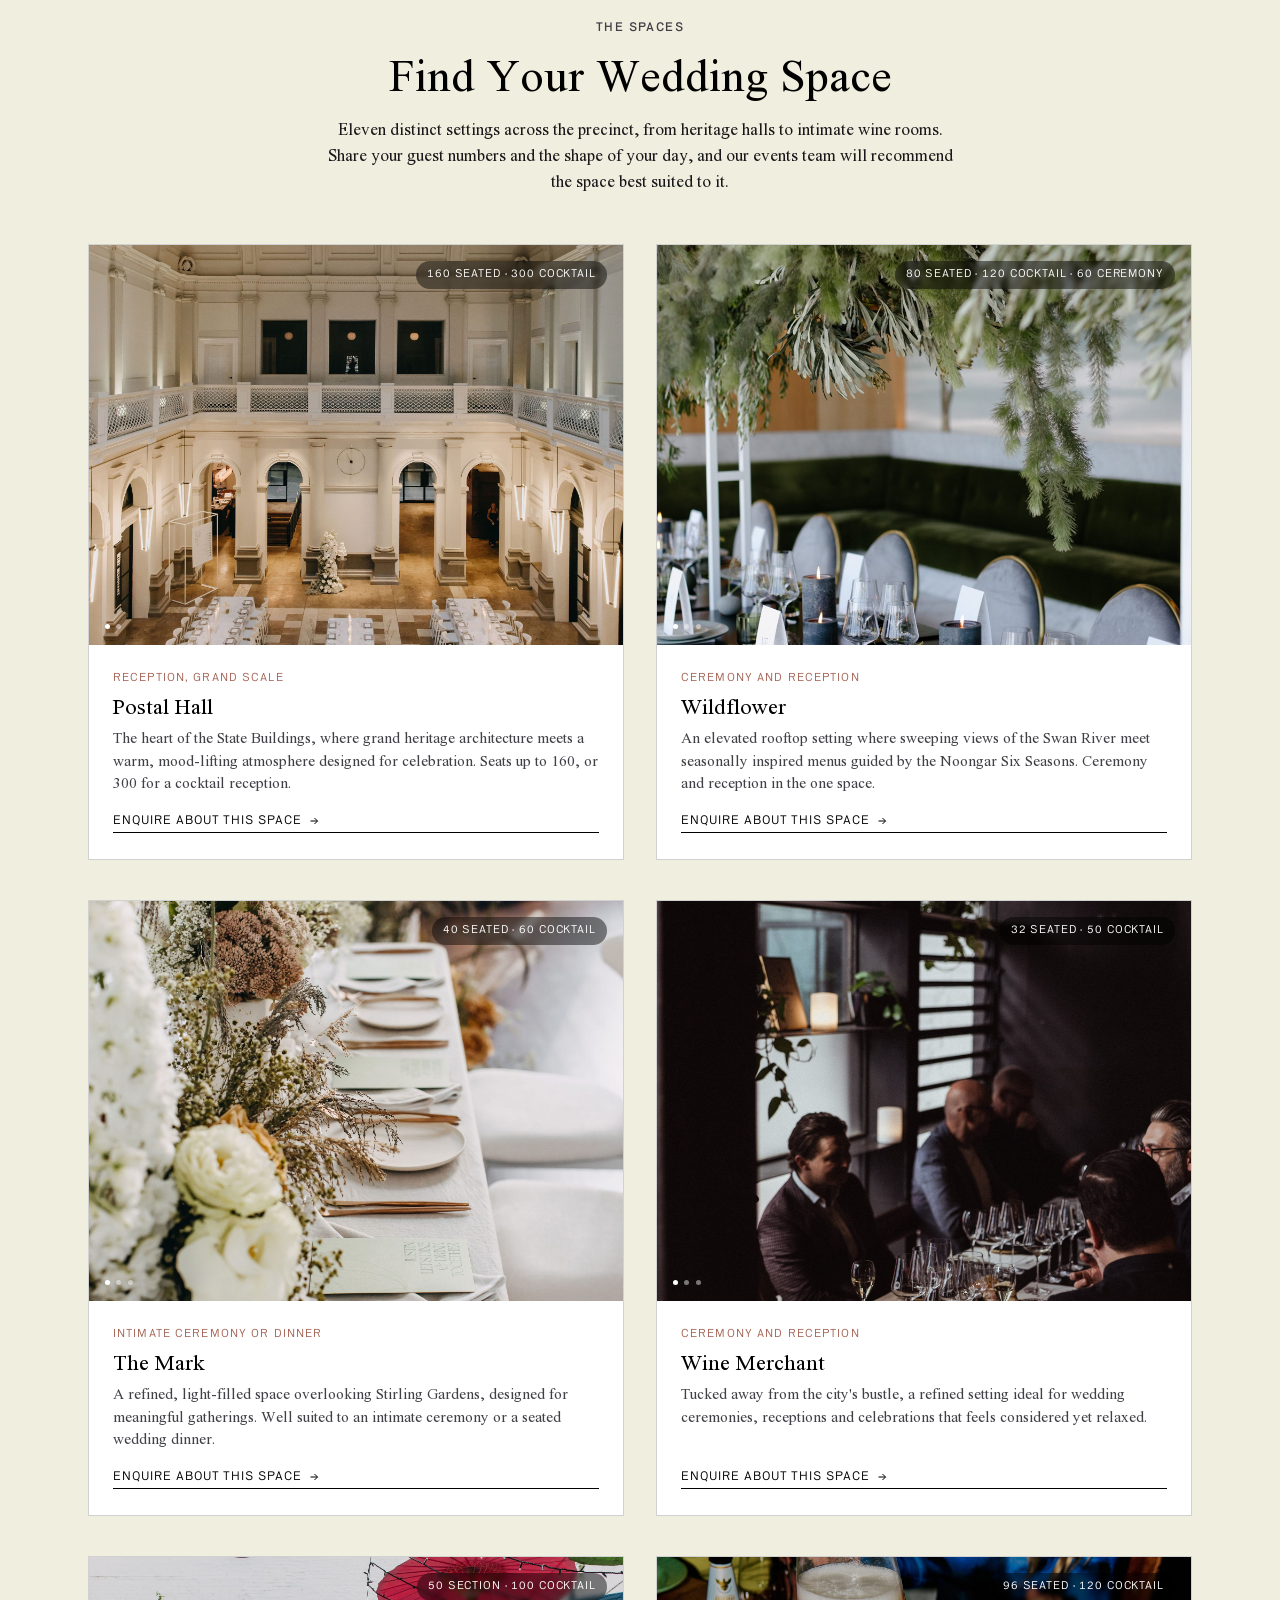
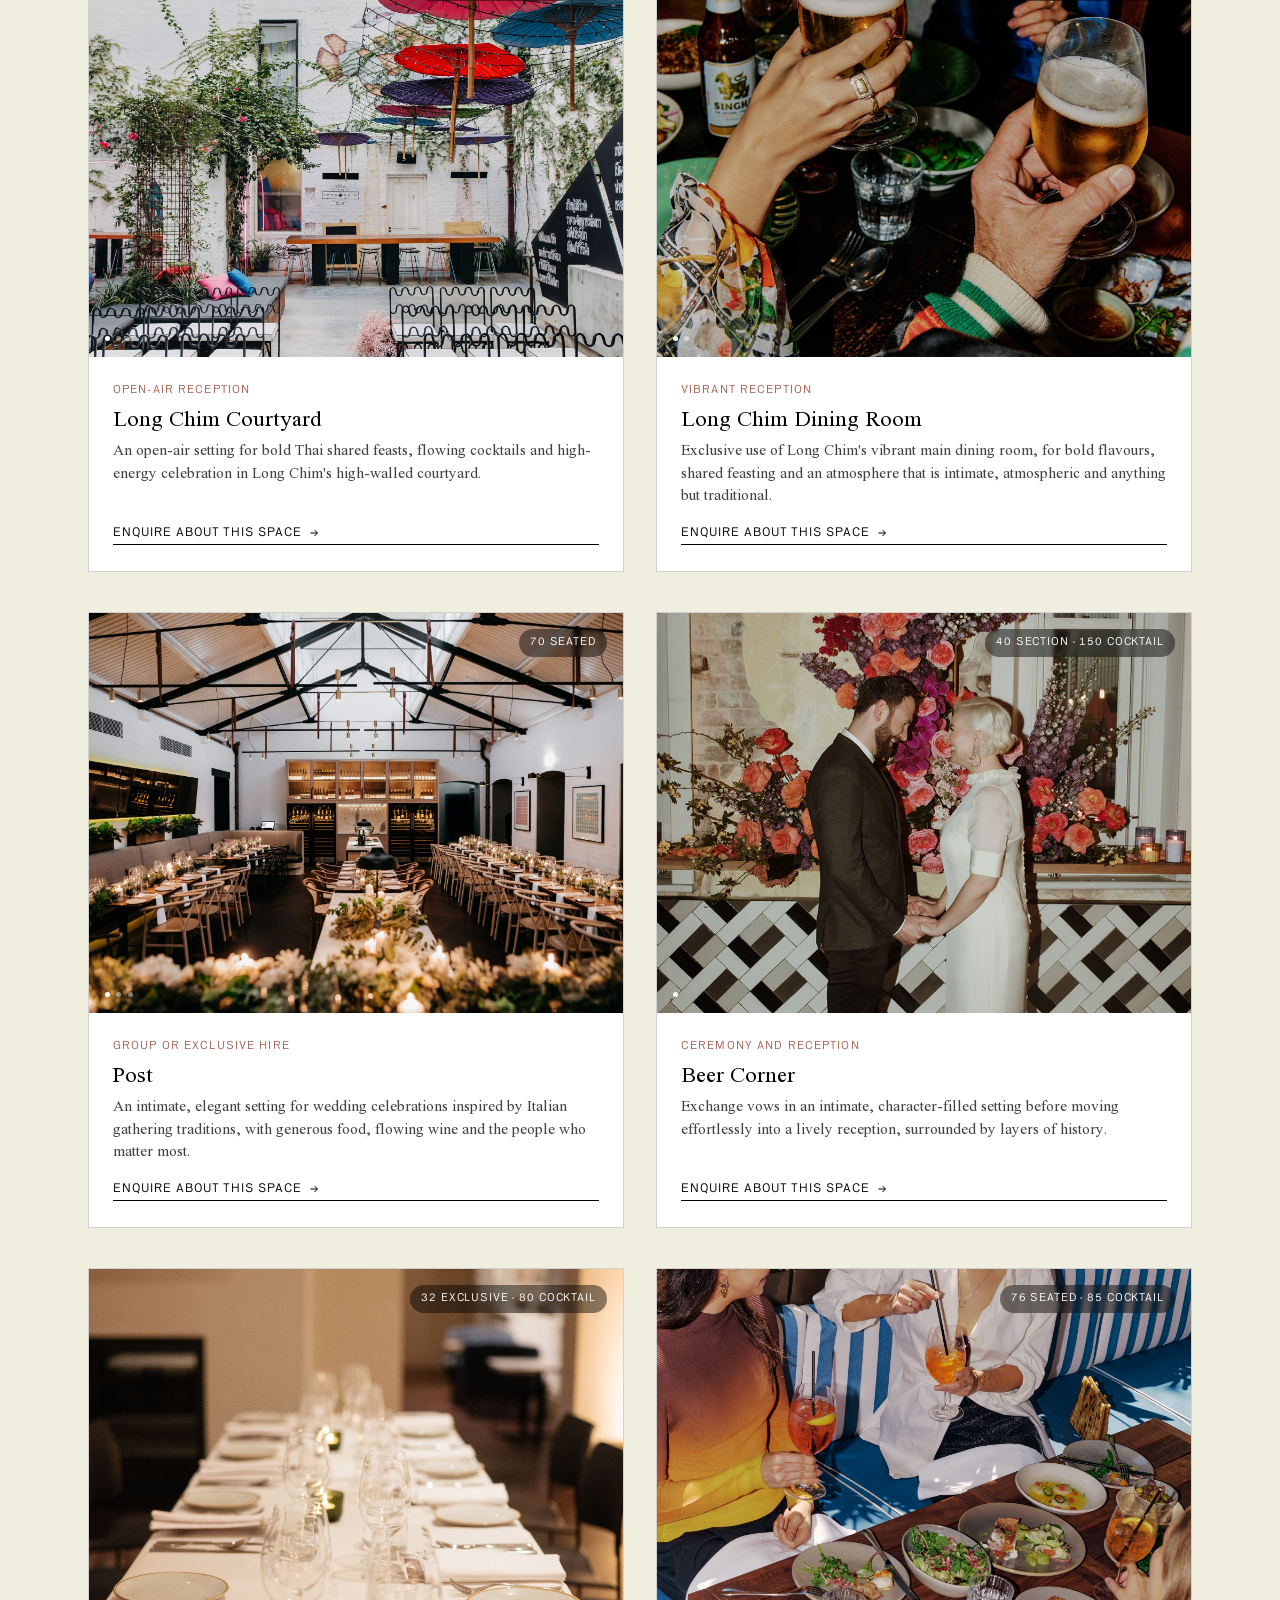
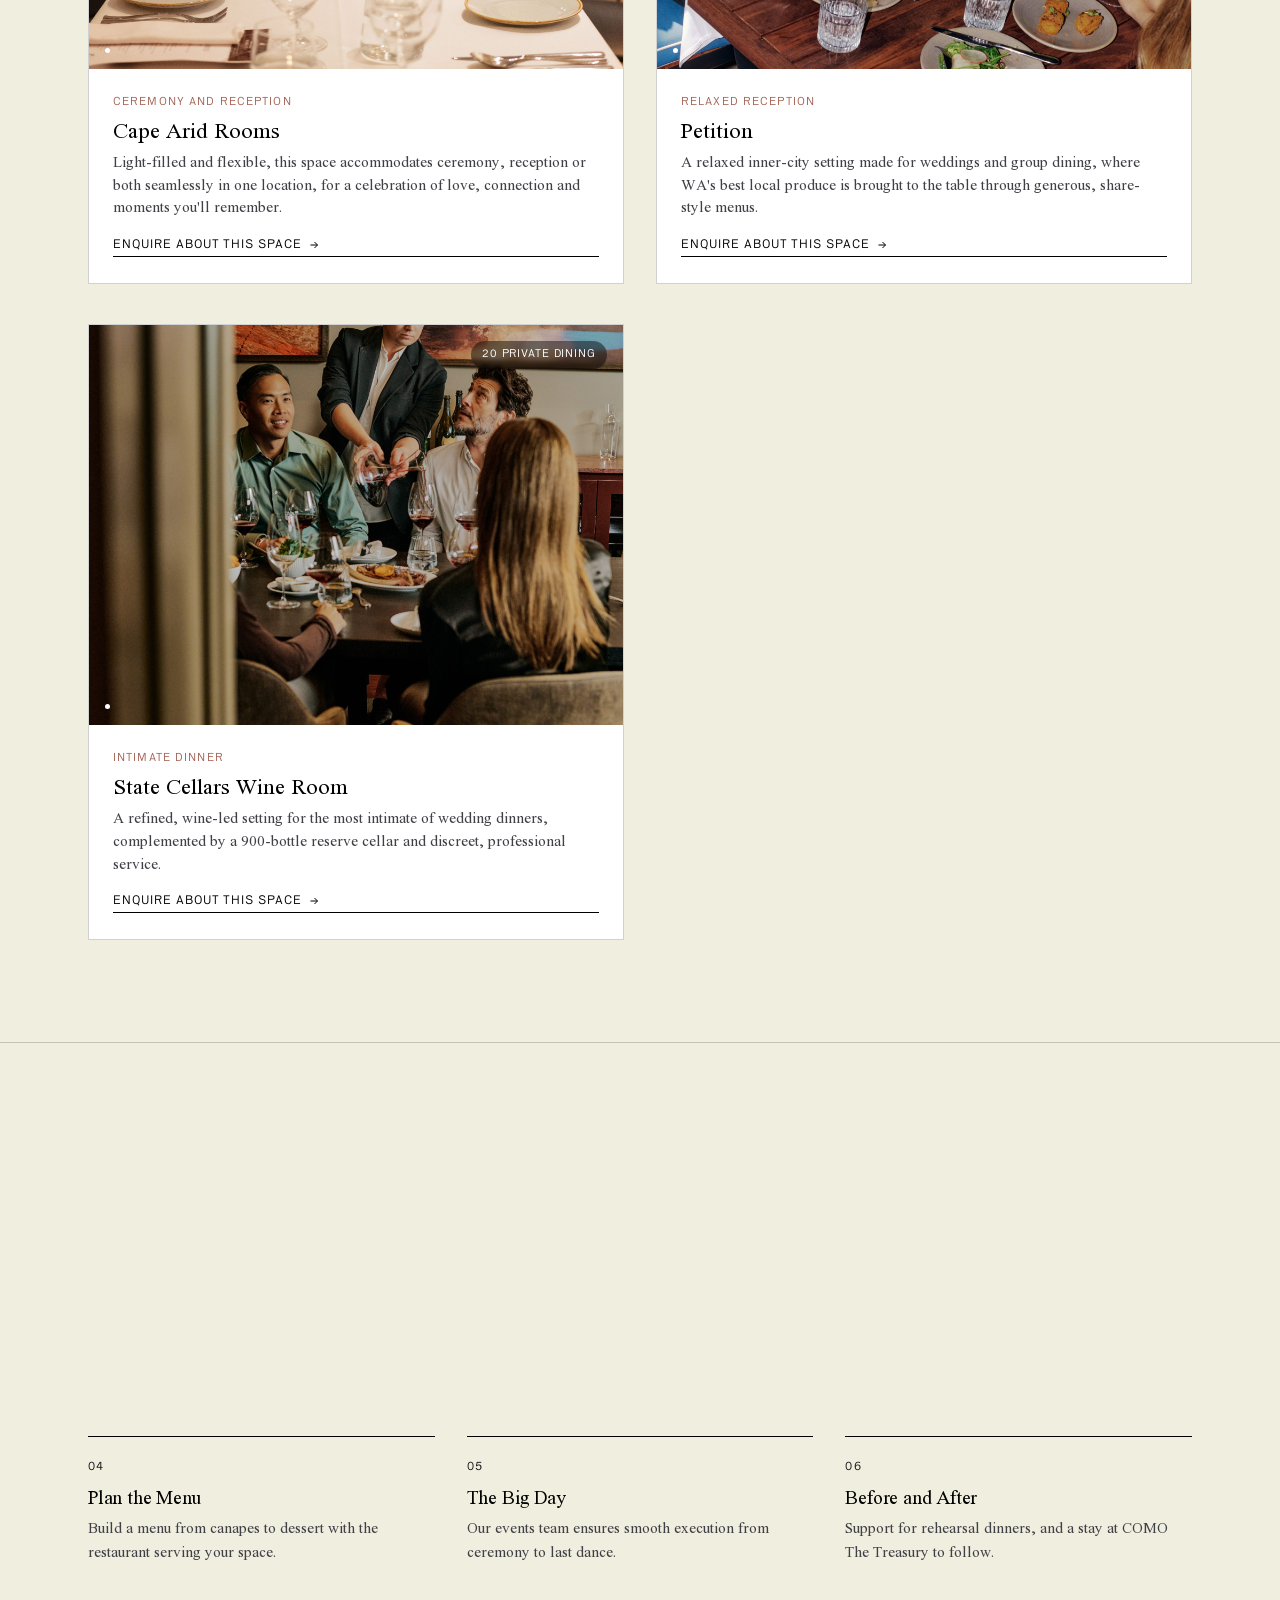
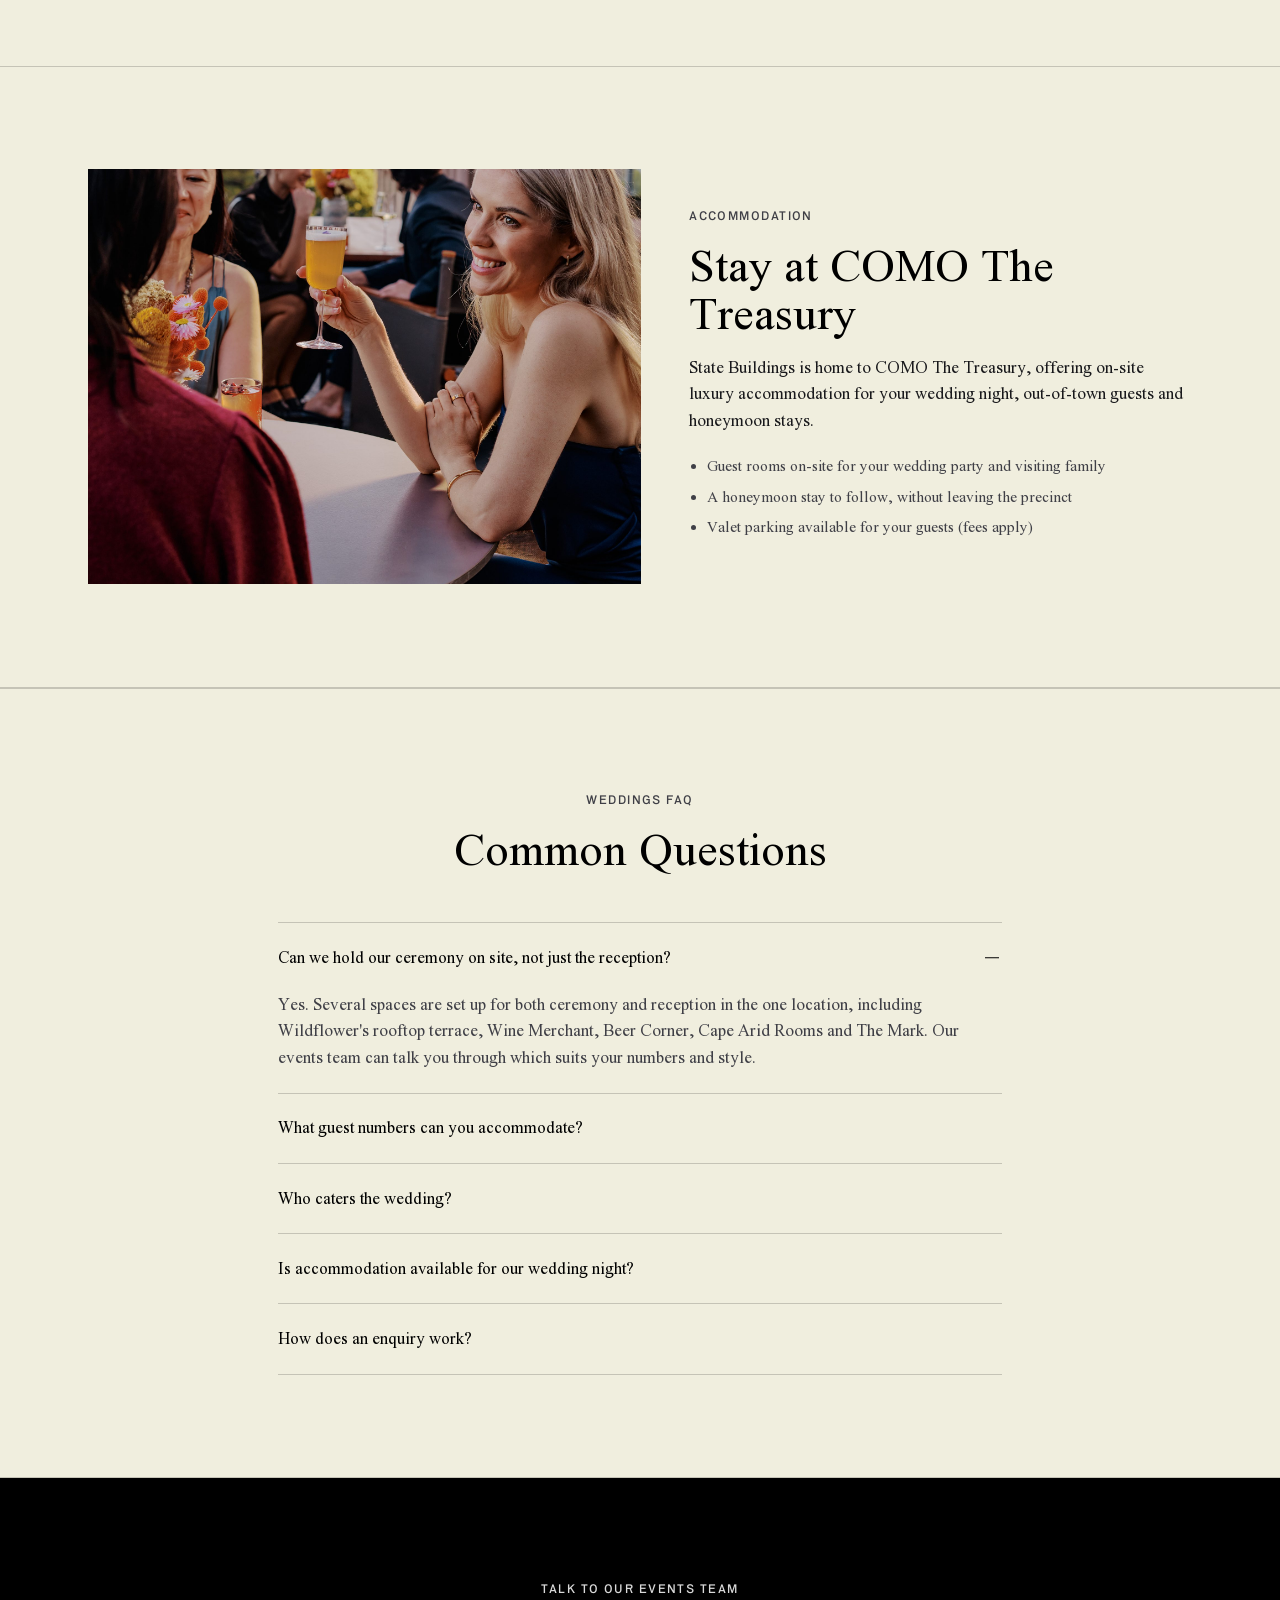
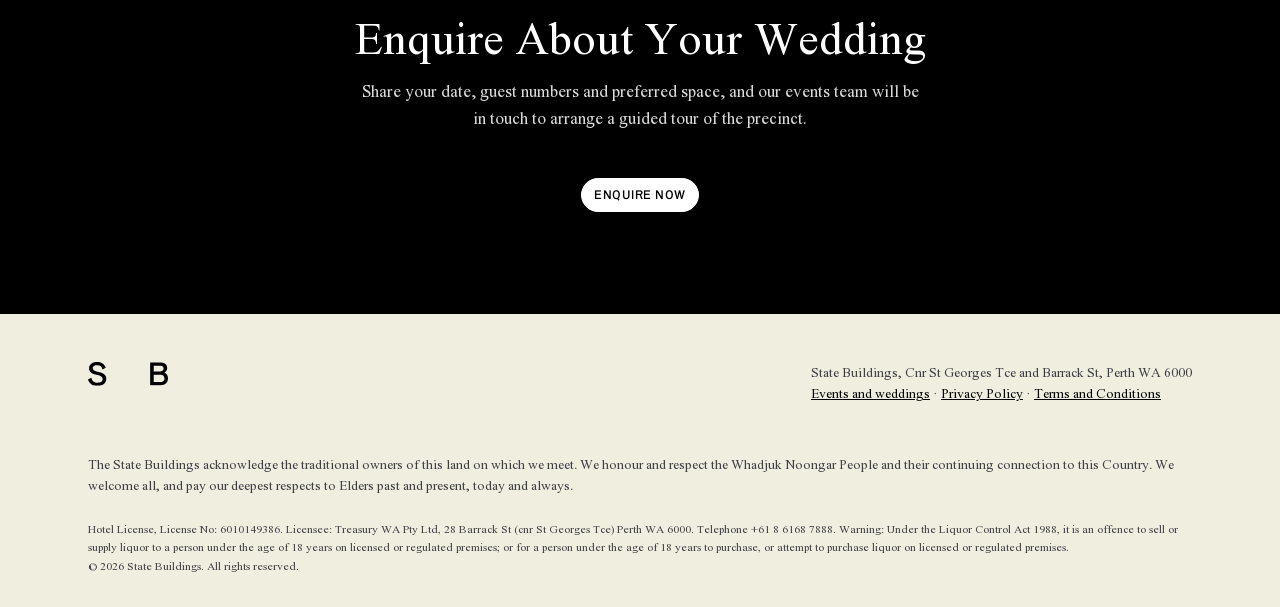
<file: weddings/index.html>
<!doctype html>
<html lang="en-AU">
<head>
<meta charset="utf-8">
<meta name="viewport" content="width=device-width, initial-scale=1">
<meta name="robots" content="noindex, nofollow">
<title>Wedding Venues at State Buildings | Perth CBD</title>
<meta name="description" content="Eleven spaces across State Buildings, Perth, for ceremonies, receptions and everything in between. Heritage architecture, award-winning dining and a dedicated events team, in the heart of the city.">
<link rel="icon" href="images/favicon-32x32.png" sizes="32x32" type="image/png">
<link rel="preload" as="image" href="images/hero-weddings.jpg">
<link rel="stylesheet" href="css/normalize.css">
<link rel="stylesheet" href="css/style.css">

<!-- Google Tag Manager (same container as statebuildings.com) -->
<script>(function(w,d,s,l,i){w[l]=w[l]||[];w[l].push({'gtm.start':new Date().getTime(),event:'gtm.js'});var f=d.getElementsByTagName(s)[0],j=d.createElement(s),dl=l!='dataLayer'?'&l='+l:'';j.async=true;j.src='https://www.googletagmanager.com/gtm.js?id='+i+dl;f.parentNode.insertBefore(j,f);})(window,document,'script','dataLayer','GTM-5KL7FBX');</script>
<!-- End Google Tag Manager -->

<style>
/* ---------- Brand background: cream, matching the other precinct LPs ---------- */
:root{--cream:#f0eede}
body{background:var(--cream)}
.section--sand{background:var(--cream);border-top:1px solid var(--rule);border-bottom:1px solid var(--rule)}

h2{line-height:1.05;letter-spacing:0}

.btn{min-height:2rem;padding:.5rem .75rem;font-size:.75rem;line-height:1rem;letter-spacing:.5px;gap:.5rem}
.btn svg{width:14px;height:14px}

/* ---------- Nav ---------- */
.nav{position:fixed;top:0;left:0;right:0;z-index:100;display:flex;align-items:center;justify-content:space-between;padding:.85rem var(--pad);color:var(--white);transition:background .3s,color .3s,box-shadow .3s}
.nav.scrolled{background:var(--white);color:var(--black);box-shadow:0 1px 0 var(--rule)}
.nav__logo{display:block;width:66px;color:inherit}
.nav__logo svg{width:100%;height:auto;display:block}
.nav .btn{padding:.5rem .75rem;font-size:.75rem}
.nav:not(.scrolled) .btn{background:transparent;border-color:var(--white);color:var(--white)}
.nav:not(.scrolled) .btn:hover{background:var(--white);color:var(--black)}

/* ---------- Hero ---------- */
.hero{position:relative;min-height:100svh;display:flex;align-items:flex-end;color:var(--white);overflow:hidden;background:var(--black)}
.hero__bg{position:absolute;inset:0;width:100%;height:100%;object-fit:cover;object-position:center 32%}
.hero::after{content:"";position:absolute;inset:0;background:linear-gradient(180deg,rgba(0,0,0,.4) 0%,rgba(0,0,0,.2) 35%,rgba(0,0,0,.82) 100%)}
.hero__inner{position:relative;z-index:1;padding:8rem var(--pad) 4rem;width:100%;max-width:var(--container);margin:0 auto}
.hero .label{color:rgba(255,255,255,.9)}
.hero h1{color:var(--white);max-width:19ch;margin-bottom:1.25rem;font-size:clamp(2.1rem,4.6vw,3.9rem);line-height:1;letter-spacing:0}
.hero p{color:rgba(255,255,255,.94);max-width:560px;font-size:clamp(1.05rem,1.5vw,1.3rem)}
.hero__cta{display:flex;flex-wrap:wrap;gap:1rem;align-items:center;margin-top:1.75rem}
.hero__proof{display:flex;flex-wrap:wrap;gap:.5rem 1.5rem;margin-top:2rem;padding-top:1.25rem;border-top:1px solid rgba(255,255,255,.3);font-family:var(--font-serif);font-size:.95rem;letter-spacing:0;color:rgba(255,255,255,.85)}
.hero__proof strong{color:var(--white);font-weight:500}
.scroll-hint{display:none}

/* ---------- Proof tiles ---------- */
.tiles{display:grid;grid-template-columns:repeat(3,1fr);gap:2rem;margin-top:2.5rem}
.tile{padding-top:1.1rem;border-top:1px solid var(--black)}
.tile h3{font-size:1.1rem;margin-bottom:.4rem}
.tile p{font-size:.92rem;color:var(--text-2);margin:0}

/* ---------- Spaces grid ---------- */
.spaces{display:grid;grid-template-columns:repeat(2,1fr);gap:2.5rem 2rem}
.space{position:relative;display:flex;flex-direction:column;color:inherit;background:var(--white);border:1px solid var(--rule)}
.space__media{position:relative;aspect-ratio:4/3;overflow:hidden;background:var(--black)}
.space__slide{position:absolute;inset:0;opacity:0;transition:opacity 1s ease}
.space__slide.is-active{opacity:1}
.space__slide img{width:100%;height:100%;object-fit:cover}
.space__dots{position:absolute;left:1rem;bottom:1rem;z-index:2;display:flex;gap:.4rem}
.space__dots span{width:5px;height:5px;border-radius:50%;background:rgba(255,255,255,.45);transition:background .3s}
.space__dots span.is-active{background:var(--white)}
.space__cap{position:absolute;right:1rem;top:1rem;z-index:2;font-family:var(--font-grotesk);font-size:.68rem;letter-spacing:.08em;text-transform:uppercase;color:var(--white);background:rgba(0,0,0,.45);padding:.35rem .7rem;border-radius:999px;backdrop-filter:blur(2px)}
.space__body{padding:1.5rem 1.5rem 1.6rem;flex:1;display:flex;flex-direction:column}
.space__body p{flex:1}
.space__tag{font-family:var(--font-grotesk);font-size:.7rem;letter-spacing:.1em;text-transform:uppercase;color:var(--wine);display:block;margin-bottom:.5rem}
.space__body h3{font-size:1.4rem;margin-bottom:.5rem;letter-spacing:0}
.space__body p{font-size:.95rem;color:var(--text-2);margin:0 0 1rem;max-width:none;line-height:1.5}
.space__link{display:inline-flex;align-items:center;gap:.4rem;font-family:var(--font-grotesk);font-size:.75rem;letter-spacing:.08em;text-transform:uppercase;color:var(--black);text-decoration:none;border-bottom:1px solid var(--black);padding-bottom:.15rem}
.space__link svg{width:12px;height:12px;transition:transform .2s}
.space:hover .space__link svg{transform:translateX(3px)}

/* ---------- Process ---------- */
.steps{counter-reset:step;display:grid;grid-template-columns:repeat(3,1fr);gap:2rem}
.step{position:relative;padding-top:1.25rem;border-top:1px solid var(--black)}
.step__n{font-family:var(--font-grotesk);font-size:.75rem;letter-spacing:.12em;margin-bottom:.75rem;display:block}
.step h3{font-size:1.2rem;margin-bottom:.5rem}
.step p{font-size:.95rem;color:var(--text-2);margin:0}

/* ---------- COMO panel ---------- */
.como{display:grid;grid-template-columns:1.1fr 1fr;gap:3rem;align-items:center}
.como__media{aspect-ratio:4/3;overflow:hidden;background:var(--black)}
.como__media img{width:100%;height:100%;object-fit:cover}
.como ul{margin:1.25rem 0 0;padding-left:1.1rem;color:var(--text-2);font-size:.95rem;line-height:1.6}
.como li{margin-bottom:.4rem}

/* ---------- FAQ ---------- */
.faq{max-width:820px;margin:0 auto}
.faq__item{border-bottom:1px solid var(--rule)}
.faq__item:first-child{border-top:1px solid var(--rule)}
.faq__q{width:100%;display:flex;align-items:center;justify-content:space-between;gap:1rem;background:none;border:0;text-align:left;padding:1.35rem 0;font-family:var(--font-serif);font-size:1.05rem;color:var(--black);cursor:pointer}
.faq__icon{flex:none;width:20px;height:20px;position:relative}
.faq__icon::before,.faq__icon::after{content:"";position:absolute;top:50%;left:50%;background:var(--black);transform:translate(-50%,-50%)}
.faq__icon::before{width:14px;height:1.5px}
.faq__icon::after{width:1.5px;height:14px;transition:transform .25s ease}
.faq__item.is-open .faq__icon::after{transform:translate(-50%,-50%) rotate(90deg) scale(0)}
.faq__a{max-height:0;overflow:hidden;transition:max-height .3s ease}
.faq__a p{padding-bottom:1.35rem;margin:0;color:var(--text-2);max-width:none}

/* ---------- Closing enquire ---------- */
.enquire{background:var(--black);color:var(--white);text-align:center}
.enquire h2{color:var(--white)}
.enquire p{color:rgba(255,255,255,.85);max-width:560px;margin-left:auto;margin-right:auto}
.enquire .btn{margin-top:1.75rem}

/* ---------- Footer ---------- */
.footer{background:var(--cream);padding:3rem 0 2rem;font-size:.85rem;color:var(--text-2)}
.footer__top{display:flex;justify-content:space-between;align-items:flex-start;gap:2rem;flex-wrap:wrap;margin-bottom:2rem}
.footer__logo{width:80px;color:var(--black)}
.footer__logo svg{width:100%;height:auto}
.footer p{max-width:none}
.footer small{display:block;font-size:.72rem;line-height:1.6;margin-top:1.5rem;color:var(--text-2)}
.footer a{color:var(--black)}

/* ---------- Responsive ---------- */
@media (max-width:1024px){
  .steps{grid-template-columns:repeat(1,1fr);max-width:520px;margin:0 auto}
  .tiles{grid-template-columns:1fr;max-width:420px;margin:2.5rem auto 0}
  .como{grid-template-columns:1fr;gap:2rem}
}
@media (max-width:900px){
  .spaces{grid-template-columns:1fr;max-width:560px;margin:0 auto}
  .hero__inner{padding-top:7rem}
}
@media (max-width:600px){
  .nav{padding:.6rem 1rem}
  .nav__logo{width:56px}
  .nav .btn{padding:.55rem .85rem;font-size:.65rem}
  .hero{min-height:100svh}
  .hero__bg{object-position:42% 30%}
  .hero__inner{padding:6rem 1.25rem 3rem}
  .hero h1{font-size:2.1rem}
  .hero p{font-size:.95rem}
  .hero__cta .btn{width:100%}
  .hero__proof{flex-direction:column;gap:.4rem;font-size:.72rem}
  .scroll-hint{display:block;text-align:center;font-family:var(--font-grotesk);font-size:.7rem;letter-spacing:.12em;text-transform:uppercase;padding:1rem 0 0;color:var(--text-2)}
  .scroll-hint span{display:block;animation:bob 1.6s infinite}
  @keyframes bob{0%,100%{transform:translateY(0)}50%{transform:translateY(5px)}}
  h2{font-size:1.55rem;line-height:1.05;letter-spacing:0}
  .section{padding:3.5rem 0}
  .section-head{margin-bottom:2rem}
  .btn{font-size:.75rem;padding:.5rem .75rem}
  .spaces{gap:2rem}
  .space__body{padding:1.15rem 1.15rem 1.25rem}
  .space__body h3{font-size:1.15rem}
  .space__body p{font-size:.85rem}
  .space__cap{font-size:.62rem;padding:.3rem .6rem}
  .faq__q{font-size:.95rem;padding:1.1rem 0}
  .footer__top{flex-direction:column;align-items:center;text-align:center}
  .footer{text-align:center}
}
</style>
</head>
<body>
<!-- Google Tag Manager (noscript) -->
<noscript><iframe src="https://www.googletagmanager.com/ns.html?id=GTM-5KL7FBX" height="0" width="0" style="display:none;visibility:hidden"></iframe></noscript>
<!-- End Google Tag Manager (noscript) -->

<header class="nav" id="nav">
  <a class="nav__logo" href="https://statebuildings.com/" aria-label="State Buildings home">
    <svg viewBox="0 0 171 51" fill="currentColor" aria-hidden="true"><use href="#sb-logo"/></svg>
  </a>
  <a class="btn" href="https://statebuildings.com/contact?interestedIn=wedding-enquiry&amp;utm_source=lp&amp;utm_medium=referral&amp;utm_campaign=weddings">Enquire now</a>
</header>

<section class="hero">
  <img class="hero__bg" src="images/hero-weddings.jpg" alt="Postal Hall at State Buildings, Perth, dressed for a wedding celebration" fetchpriority="high">
  <div class="hero__inner">
    <p class="label">Weddings at State Buildings</p>
    <h1>Your Wedding, in the Heart of Perth</h1>
    <p>Bring your dream day to life with iconic heritage settings, award-winning dining and a dedicated events team on-hand at every step, across eleven spaces in one precinct.</p>
    <div class="hero__cta">
      <a class="btn btn--light" href="#spaces">See the spaces <svg viewBox="0 0 24 24" fill="none" stroke="currentColor" stroke-width="2" aria-hidden="true"><path d="M5 12h14M13 6l6 6-6 6"/></svg></a>
      <a class="btn btn--outline" style="color:#fff;border-color:rgba(255,255,255,.6)" href="https://statebuildings.com/contact?interestedIn=wedding-enquiry&amp;utm_source=lp&amp;utm_medium=referral&amp;utm_campaign=weddings">Enquire now</a>
    </div>
    <div class="hero__proof">
      <span><strong>Eleven</strong> Spaces, One Precinct</span>
      <span>Ceremony, Reception or Both</span>
      <span>St Georges Terrace and Barrack Street, Perth</span>
    </div>
  </div>
</section>
<p class="scroll-hint">Scroll <span>&darr;</span></p>

<!-- Intro -->
<section class="section">
  <div class="container container--narrow">
    <div class="section-head fade-up">
      <p class="label">Weddings at State Buildings</p>
      <h2>Eleven Spaces, Every Kind of Wedding</h2>
      <p>Bring your dream day to life with iconic settings, award-winning dining and a dedicated events team on-hand at every step. From an intimate ceremony for twenty to a reception for three hundred, there is a space within the precinct built for your day.</p>
    </div>
    <div class="tiles stagger">
      <div class="tile fade-up" style="--i:0"><h3>160 Seated, 300 Cocktail</h3><p>Postal Hall, the grand heart of the precinct, for your largest celebration.</p></div>
      <div class="tile fade-up" style="--i:1"><h3>Ceremony and Reception</h3><p>Several spaces, including Wildflower, Wine Merchant and Beer Corner, host both in one setting.</p></div>
      <div class="tile fade-up" style="--i:2"><h3>Stay at COMO The Treasury</h3><p>On-site luxury accommodation for your wedding night and beyond.</p></div>
    </div>
  </div>
</section>

<!-- Spaces grid -->
<section class="section section--sand" id="spaces">
  <div class="container">
    <div class="section-head fade-up">
      <p class="label">The Spaces</p>
      <h2>Find Your Wedding Space</h2>
      <p>Eleven distinct settings across the precinct, from heritage halls to intimate wine rooms. Share your guest numbers and the shape of your day, and our events team will recommend the space best suited to it.</p>
    </div>
    <div class="spaces stagger">

      <div class="space fade-up" style="--i:0">
        <div class="space__media" data-carousel>
          <span class="space__cap">160 seated &middot; 300 cocktail</span>
          <div class="space__slide is-active"><img src="images/postal-hall-2.jpg" alt="Postal Hall's arched interior at State Buildings, dressed for a wedding" loading="lazy"></div>
          <div class="space__slide"><img src="images/postal-hall-3.jpg" alt="Postal Hall set with long tables for a wedding reception" loading="lazy"></div>
          <div class="space__dots"><span class="is-active"></span><span></span></div>
        </div>
        <div class="space__body">
          <span class="space__tag">Reception, Grand Scale</span>
          <h3>Postal Hall</h3>
          <p>The heart of the State Buildings, where grand heritage architecture meets a warm, mood-lifting atmosphere designed for celebration. Seats up to 160, or 300 for a cocktail reception.</p>
          <a class="space__link" href="https://statebuildings.com/contact?interestedIn=wedding-enquiry&amp;utm_source=lp&amp;utm_medium=referral&amp;utm_campaign=weddings">Enquire about this space <svg viewBox="0 0 24 24" fill="none" stroke="currentColor" stroke-width="2" aria-hidden="true"><path d="M5 12h14M13 6l6 6-6 6"/></svg></a>
        </div>
      </div>

      <div class="space fade-up" style="--i:1">
        <div class="space__media" data-carousel>
          <span class="space__cap">80 seated &middot; 120 cocktail &middot; 60 ceremony</span>
          <div class="space__slide is-active"><img src="images/wildflower.jpg" alt="Wildflower's rooftop terrace at COMO The Treasury, set for a wedding" loading="lazy"></div>
          <div class="space__slide"><img src="images/wildflower-2.jpg" alt="Drinks being served on the Wildflower terrace overlooking the Swan River" loading="lazy"></div>
          <div class="space__slide"><img src="images/wildflower-3.jpg" alt="Guests celebrating on the Wildflower terrace" loading="lazy"></div>
          <div class="space__dots"><span class="is-active"></span><span></span><span></span></div>
        </div>
        <div class="space__body">
          <span class="space__tag">Ceremony and Reception</span>
          <h3>Wildflower</h3>
          <p>An elevated rooftop setting where sweeping views of the Swan River meet seasonally inspired menus guided by the Noongar Six Seasons. Ceremony and reception in the one space.</p>
          <a class="space__link" href="https://statebuildings.com/contact?interestedIn=wedding-enquiry&amp;utm_source=lp&amp;utm_medium=referral&amp;utm_campaign=weddings">Enquire about this space <svg viewBox="0 0 24 24" fill="none" stroke="currentColor" stroke-width="2" aria-hidden="true"><path d="M5 12h14M13 6l6 6-6 6"/></svg></a>
        </div>
      </div>

      <div class="space fade-up" style="--i:2">
        <div class="space__media" data-carousel>
          <span class="space__cap">40 seated &middot; 60 cocktail</span>
          <div class="space__slide is-active"><img src="images/the-mark.jpg" alt="The Mark, a light-filled event space at State Buildings, set for a wedding" loading="lazy"></div>
          <div class="space__slide"><img src="images/the-mark-2.jpg" alt="The Mark set with long tables and candlelight for a seated wedding dinner" loading="lazy"></div>
          <div class="space__slide"><img src="images/the-mark-3.jpg" alt="Florals styled in The Mark ahead of a wedding" loading="lazy"></div>
          <div class="space__dots"><span class="is-active"></span><span></span><span></span></div>
        </div>
        <div class="space__body">
          <span class="space__tag">Intimate Ceremony or Dinner</span>
          <h3>The Mark</h3>
          <p>A refined, light-filled space overlooking Stirling Gardens, designed for meaningful gatherings. Well suited to an intimate ceremony or a seated wedding dinner.</p>
          <a class="space__link" href="https://statebuildings.com/contact?interestedIn=wedding-enquiry&amp;utm_source=lp&amp;utm_medium=referral&amp;utm_campaign=weddings">Enquire about this space <svg viewBox="0 0 24 24" fill="none" stroke="currentColor" stroke-width="2" aria-hidden="true"><path d="M5 12h14M13 6l6 6-6 6"/></svg></a>
        </div>
      </div>

      <div class="space fade-up" style="--i:3">
        <div class="space__media" data-carousel>
          <span class="space__cap">32 seated &middot; 50 cocktail</span>
          <div class="space__slide is-active"><img src="images/wine-merchant.jpg" alt="Wine Merchant, a refined bar setting at State Buildings, ready for a wedding" loading="lazy"></div>
          <div class="space__slide"><img src="images/wine-merchant-2.jpg" alt="Wine Merchant's dark-panelled interior" loading="lazy"></div>
          <div class="space__slide"><img src="images/wine-merchant-3.jpg" alt="A curated wine selection at Wine Merchant" loading="lazy"></div>
          <div class="space__dots"><span class="is-active"></span><span></span><span></span></div>
        </div>
        <div class="space__body">
          <span class="space__tag">Ceremony and Reception</span>
          <h3>Wine Merchant</h3>
          <p>Tucked away from the city's bustle, a refined setting ideal for wedding ceremonies, receptions and celebrations that feels considered yet relaxed.</p>
          <a class="space__link" href="https://statebuildings.com/contact?interestedIn=wedding-enquiry&amp;utm_source=lp&amp;utm_medium=referral&amp;utm_campaign=weddings">Enquire about this space <svg viewBox="0 0 24 24" fill="none" stroke="currentColor" stroke-width="2" aria-hidden="true"><path d="M5 12h14M13 6l6 6-6 6"/></svg></a>
        </div>
      </div>

      <div class="space fade-up" style="--i:4">
        <div class="space__media" data-carousel>
          <span class="space__cap">50 section &middot; 100 cocktail</span>
          <div class="space__slide is-active"><img src="images/long-chim-courtyard.jpg" alt="Long Chim's high-walled courtyard, styled for a wedding celebration" loading="lazy"></div>
          <div class="space__slide"><img src="images/long-chim-courtyard-2.jpg" alt="Wedding styling in Long Chim's courtyard" loading="lazy"></div>
          <div class="space__slide"><img src="images/long-chim-courtyard-3.jpg" alt="Florals by Fox and Rabbit in Long Chim's courtyard" loading="lazy"></div>
          <div class="space__dots"><span class="is-active"></span><span></span><span></span></div>
        </div>
        <div class="space__body">
          <span class="space__tag">Open-Air Reception</span>
          <h3>Long Chim Courtyard</h3>
          <p>An open-air setting for bold Thai shared feasts, flowing cocktails and high-energy celebration in Long Chim's high-walled courtyard.</p>
          <a class="space__link" href="https://statebuildings.com/contact?interestedIn=wedding-enquiry&amp;utm_source=lp&amp;utm_medium=referral&amp;utm_campaign=weddings">Enquire about this space <svg viewBox="0 0 24 24" fill="none" stroke="currentColor" stroke-width="2" aria-hidden="true"><path d="M5 12h14M13 6l6 6-6 6"/></svg></a>
        </div>
      </div>

      <div class="space fade-up" style="--i:5">
        <div class="space__media" data-carousel>
          <span class="space__cap">96 seated &middot; 120 cocktail</span>
          <div class="space__slide is-active"><img src="images/long-chim-dining.jpg" alt="Long Chim's main dining room, set for a wedding celebration" loading="lazy"></div>
          <div class="space__slide"><img src="images/long-chim-dining-2.jpg" alt="Detail of a table setting in Long Chim's dining room" loading="lazy"></div>
          <div class="space__dots"><span class="is-active"></span><span></span></div>
        </div>
        <div class="space__body">
          <span class="space__tag">Vibrant Reception</span>
          <h3>Long Chim Dining Room</h3>
          <p>Exclusive use of Long Chim's vibrant main dining room, for bold flavours, shared feasting and an atmosphere that is intimate, atmospheric and anything but traditional.</p>
          <a class="space__link" href="https://statebuildings.com/contact?interestedIn=wedding-enquiry&amp;utm_source=lp&amp;utm_medium=referral&amp;utm_campaign=weddings">Enquire about this space <svg viewBox="0 0 24 24" fill="none" stroke="currentColor" stroke-width="2" aria-hidden="true"><path d="M5 12h14M13 6l6 6-6 6"/></svg></a>
        </div>
      </div>

      <div class="space fade-up" style="--i:6">
        <div class="space__media" data-carousel>
          <span class="space__cap">70 seated</span>
          <div class="space__slide is-active"><img src="images/post.jpg" alt="Post, an Italian-inspired dining room at State Buildings, set for a wedding" loading="lazy"></div>
          <div class="space__slide"><img src="images/post-2.jpg" alt="A wedding table setting at Post" loading="lazy"></div>
          <div class="space__slide"><img src="images/post-3.jpg" alt="Table details at Post" loading="lazy"></div>
          <div class="space__dots"><span class="is-active"></span><span></span><span></span></div>
        </div>
        <div class="space__body">
          <span class="space__tag">Group or Exclusive Hire</span>
          <h3>Post</h3>
          <p>An intimate, elegant setting for wedding celebrations inspired by Italian gathering traditions, with generous food, flowing wine and the people who matter most.</p>
          <a class="space__link" href="https://statebuildings.com/contact?interestedIn=wedding-enquiry&amp;utm_source=lp&amp;utm_medium=referral&amp;utm_campaign=weddings">Enquire about this space <svg viewBox="0 0 24 24" fill="none" stroke="currentColor" stroke-width="2" aria-hidden="true"><path d="M5 12h14M13 6l6 6-6 6"/></svg></a>
        </div>
      </div>

      <div class="space fade-up" style="--i:7">
        <div class="space__media" data-carousel>
          <span class="space__cap">40 section &middot; 150 cocktail</span>
          <div class="space__slide is-active"><img src="images/beer-corner.jpg" alt="Beer Corner at State Buildings, ready for a relaxed wedding celebration" loading="lazy"></div>
          <div class="space__dots"><span class="is-active"></span></div>
        </div>
        <div class="space__body">
          <span class="space__tag">Ceremony and Reception</span>
          <h3>Beer Corner</h3>
          <p>Exchange vows in an intimate, character-filled setting before moving effortlessly into a lively reception, surrounded by layers of history.</p>
          <a class="space__link" href="https://statebuildings.com/contact?interestedIn=wedding-enquiry&amp;utm_source=lp&amp;utm_medium=referral&amp;utm_campaign=weddings">Enquire about this space <svg viewBox="0 0 24 24" fill="none" stroke="currentColor" stroke-width="2" aria-hidden="true"><path d="M5 12h14M13 6l6 6-6 6"/></svg></a>
        </div>
      </div>

      <div class="space fade-up" style="--i:8">
        <div class="space__media" data-carousel>
          <span class="space__cap">32 exclusive &middot; 80 cocktail</span>
          <div class="space__slide is-active"><img src="images/cape-arid.jpg" alt="Cape Arid Rooms at State Buildings, set for an intimate wedding" loading="lazy"></div>
          <div class="space__dots"><span class="is-active"></span></div>
        </div>
        <div class="space__body">
          <span class="space__tag">Ceremony and Reception</span>
          <h3>Cape Arid Rooms</h3>
          <p>Light-filled and flexible, this space accommodates ceremony, reception or both seamlessly in one location, for a celebration of love, connection and moments you'll remember.</p>
          <a class="space__link" href="https://statebuildings.com/contact?interestedIn=wedding-enquiry&amp;utm_source=lp&amp;utm_medium=referral&amp;utm_campaign=weddings">Enquire about this space <svg viewBox="0 0 24 24" fill="none" stroke="currentColor" stroke-width="2" aria-hidden="true"><path d="M5 12h14M13 6l6 6-6 6"/></svg></a>
        </div>
      </div>

      <div class="space fade-up" style="--i:9">
        <div class="space__media" data-carousel>
          <span class="space__cap">76 seated &middot; 85 cocktail</span>
          <div class="space__slide is-active"><img src="images/petition.jpg" alt="Petition at State Buildings, ready for a wedding celebration" loading="lazy"></div>
          <div class="space__dots"><span class="is-active"></span></div>
        </div>
        <div class="space__body">
          <span class="space__tag">Relaxed Reception</span>
          <h3>Petition</h3>
          <p>A relaxed inner-city setting made for weddings and group dining, where WA's best local produce is brought to the table through generous, share-style menus.</p>
          <a class="space__link" href="https://statebuildings.com/contact?interestedIn=wedding-enquiry&amp;utm_source=lp&amp;utm_medium=referral&amp;utm_campaign=weddings">Enquire about this space <svg viewBox="0 0 24 24" fill="none" stroke="currentColor" stroke-width="2" aria-hidden="true"><path d="M5 12h14M13 6l6 6-6 6"/></svg></a>
        </div>
      </div>

      <div class="space fade-up" style="--i:10">
        <div class="space__media" data-carousel>
          <span class="space__cap">20 private dining</span>
          <div class="space__slide is-active"><img src="images/state-cellars.jpg" alt="State Cellars Wine Room at State Buildings, set for an intimate wedding dinner" loading="lazy"></div>
          <div class="space__dots"><span class="is-active"></span></div>
        </div>
        <div class="space__body">
          <span class="space__tag">Intimate Dinner</span>
          <h3>State Cellars Wine Room</h3>
          <p>A refined, wine-led setting for the most intimate of wedding dinners, complemented by a 900-bottle reserve cellar and discreet, professional service.</p>
          <a class="space__link" href="https://statebuildings.com/contact?interestedIn=wedding-enquiry&amp;utm_source=lp&amp;utm_medium=referral&amp;utm_campaign=weddings">Enquire about this space <svg viewBox="0 0 24 24" fill="none" stroke="currentColor" stroke-width="2" aria-hidden="true"><path d="M5 12h14M13 6l6 6-6 6"/></svg></a>
        </div>
      </div>

    </div>
  </div>
</section>

<!-- How it works -->
<section class="section">
  <div class="container">
    <div class="section-head fade-up">
      <p class="label">Your Wedding, Step by Step</p>
      <h2>How Planning Works</h2>
    </div>
    <div class="steps stagger">
      <div class="step fade-up" style="--i:0"><span class="step__n">01</span><h3>Get Started</h3><p>An initial conversation with our events team, followed by a guided tour of the precinct.</p></div>
      <div class="step fade-up" style="--i:1"><span class="step__n">02</span><h3>Select a Space</h3><p>Explore your ceremony and reception options across the eleven spaces above.</p></div>
      <div class="step fade-up" style="--i:2"><span class="step__n">03</span><h3>Set the Tone</h3><p>Customise flowers, lighting and table settings with Perth's best suppliers.</p></div>
      <div class="step fade-up" style="--i:3"><span class="step__n">04</span><h3>Plan the Menu</h3><p>Build a menu from canapes to dessert with the restaurant serving your space.</p></div>
      <div class="step fade-up" style="--i:4"><span class="step__n">05</span><h3>The Big Day</h3><p>Our events team ensures smooth execution from ceremony to last dance.</p></div>
      <div class="step fade-up" style="--i:5"><span class="step__n">06</span><h3>Before and After</h3><p>Support for rehearsal dinners, and a stay at COMO The Treasury to follow.</p></div>
    </div>
  </div>
</section>

<!-- COMO The Treasury -->
<section class="section section--sand">
  <div class="container">
    <div class="como fade-up">
      <div class="como__media"><img src="images/wildflower-3.jpg" alt="Guests celebrating on the Wildflower terrace at COMO The Treasury" loading="lazy"></div>
      <div>
        <p class="label">Accommodation</p>
        <h2>Stay at COMO The Treasury</h2>
        <p>State Buildings is home to COMO The Treasury, offering on-site luxury accommodation for your wedding night, out-of-town guests and honeymoon stays.</p>
        <ul>
          <li>Guest rooms on-site for your wedding party and visiting family</li>
          <li>A honeymoon stay to follow, without leaving the precinct</li>
          <li>Valet parking available for your guests (fees apply)</li>
        </ul>
      </div>
    </div>
  </div>
</section>

<!-- FAQ -->
<section class="section section--sand">
  <div class="container container--narrow">
    <div class="section-head fade-up">
      <p class="label">Weddings FAQ</p>
      <h2>Common Questions</h2>
    </div>
    <div class="faq fade-up">
      <div class="faq__item is-open">
        <button class="faq__q" aria-expanded="true">Can we hold our ceremony on site, not just the reception?<span class="faq__icon"></span></button>
        <div class="faq__a"><p>Yes. Several spaces are set up for both ceremony and reception in the one location, including Wildflower's rooftop terrace, Wine Merchant, Beer Corner, Cape Arid Rooms and The Mark. Our events team can talk you through which suits your numbers and style.</p></div>
      </div>
      <div class="faq__item">
        <button class="faq__q" aria-expanded="false">What guest numbers can you accommodate?</button>
        <div class="faq__a"><p>From an intimate dinner for 20 in State Cellars Wine Room through to Postal Hall, which hosts up to 160 seated or 300 for a cocktail celebration. Share your guest numbers and our events team will recommend the space best suited to your day.</p></div>
      </div>
      <div class="faq__item">
        <button class="faq__q" aria-expanded="false">Who caters the wedding?</button>
        <div class="faq__a"><p>Each space is served by its own kitchen within the precinct, including Post, Petition, Long Chim and Wildflower, so your menu is built around the restaurant behind your chosen space.</p></div>
      </div>
      <div class="faq__item">
        <button class="faq__q" aria-expanded="false">Is accommodation available for our wedding night?</button>
        <div class="faq__a"><p>Yes. COMO The Treasury sits on site, offering guest rooms for your wedding party and a honeymoon stay to follow, all within the precinct.</p></div>
      </div>
      <div class="faq__item">
        <button class="faq__q" aria-expanded="false">How does an enquiry work?</button>
        <div class="faq__a"><p>After an initial conversation about your date, numbers and the occasion, we take you on a guided tour of the precinct so you can see the spaces in person before deciding.</p></div>
      </div>
    </div>
  </div>
</section>

<!-- Closing enquire -->
<section class="section enquire" id="enquire">
  <div class="container container--narrow">
    <p class="label">Talk to Our Events Team</p>
    <h2>Enquire About Your Wedding</h2>
    <p>Share your date, guest numbers and preferred space, and our events team will be in touch to arrange a guided tour of the precinct.</p>
    <a class="btn btn--light" href="https://statebuildings.com/contact?interestedIn=wedding-enquiry&amp;utm_source=lp&amp;utm_medium=referral&amp;utm_campaign=weddings">Enquire now</a>
  </div>
</section>

<footer class="footer">
  <div class="container">
    <div class="footer__top">
      <a class="footer__logo" href="https://statebuildings.com/" aria-label="State Buildings"><svg viewBox="0 0 171 51" fill="currentColor" aria-hidden="true"><use href="#sb-logo"/></svg></a>
      <p>State Buildings, Cnr St Georges Tce and Barrack St, Perth WA 6000<br><a href="https://statebuildings.com/events-weddings">Events and weddings</a> &middot; <a href="https://statebuildings.com/privacy-policy">Privacy Policy</a> &middot; <a href="https://statebuildings.com/terms-conditions">Terms and Conditions</a></p>
    </div>
    <p>The State Buildings acknowledge the traditional owners of this land on which we meet. We honour and respect the Whadjuk Noongar People and their continuing connection to this Country. We welcome all, and pay our deepest respects to Elders past and present, today and always.</p>
    <small>Hotel License, License No: 6010149386. Licensee: Treasury WA Pty Ltd, 28 Barrack St (cnr St Georges Tce) Perth WA 6000. Telephone +61 8 6168 7888. Warning: Under the Liquor Control Act 1988, it is an offence to sell or supply liquor to a person under the age of 18 years on licensed or regulated premises; or for a person under the age of 18 years to purchase, or attempt to purchase liquor on licensed or regulated premises.<br>&copy; 2026 State Buildings. All rights reserved.</small>
  </div>
</footer>

<!-- Logo symbol (State Buildings wordmark from statebuildings.com header) -->
<svg width="0" height="0" style="position:absolute" aria-hidden="true"><symbol id="sb-logo" viewBox="0 0 171 51"><g><path d="M140.488 27H155.36C157.711 27 159.654 27.7273 161.146 29.1364C162.638 30.5909 163.361 32.6364 163.361 35.2727C163.361 37.9091 163.18 37.2727 162.773 38.2273C162.366 39.1818 161.824 40 161.146 40.6818C160.468 41.3636 159.654 41.9091 158.75 42.3182C157.801 42.7273 156.807 42.9091 155.722 42.9091H140.488V26.9545V27ZM140.488 8.04545H155.044C157.168 8.04545 158.795 8.59091 159.88 9.68182C160.965 10.7727 161.508 12.1818 161.508 13.9091C161.508 15.6364 160.92 17.2273 159.745 18.4091C158.569 19.5455 156.987 20.1364 154.998 20.1364H140.534V8.09091H140.488V8.04545ZM132.849 49.8182H154.953C157.259 49.8182 159.428 49.4545 161.372 48.7727C163.316 48.0909 164.988 47.0909 166.435 45.7727C167.881 44.4545 168.966 42.9091 169.78 41.1364C170.593 39.3182 171 37.3182 171 35.0909C171 32.8636 170.819 32.2273 170.412 30.9091C170.006 29.5909 169.463 28.4091 168.785 27.3182C168.107 26.2273 167.293 25.3182 166.389 24.5C165.485 23.7273 164.491 23.1364 163.496 22.7273C164.22 22.2727 164.898 21.7273 165.621 21.0909C166.299 20.4545 166.932 19.7273 167.474 18.9545C168.017 18.1364 168.423 17.2727 168.74 16.2727C169.056 15.3182 169.192 14.3182 169.192 13.2727C169.192 9.40909 167.926 6.40909 165.44 4.31818C162.954 2.22727 159.293 1.13636 154.501 1.13636H132.849V49.8182Z"></path><path d="M27.2569 50.1364C29.5171 49.5455 31.506 48.6364 33.2688 47.4545C35.0317 46.2273 36.3878 44.6818 37.4726 42.7273C38.5123 40.7727 39.0547 38.5 39.0547 35.7727C39.0547 33.0455 38.6027 31.4545 37.7439 29.8636C36.885 28.2727 35.755 26.9545 34.4441 25.9545C33.088 24.9545 31.6416 24.1364 30.0143 23.5455C28.387 22.9545 26.8501 22.4545 25.4037 22.0455L17.9453 20.1364C14.9619 19.2727 12.8826 18.2273 11.7978 16.9545C10.6677 15.6818 10.1253 14.3636 10.1253 13.0909C10.1253 11.8182 10.3965 11.2273 10.8937 10.4091C11.391 9.63636 12.1142 8.95455 12.973 8.40909C13.8319 7.86364 14.8715 7.45455 16.0468 7.18182C17.222 6.90909 18.5329 6.72727 19.889 6.72727C22.6011 6.72727 24.9064 7.36364 26.7597 8.68182C28.613 10 29.9691 12.3636 30.8731 15.7727L37.9247 12.5455C37.2918 10.3636 36.3878 8.45455 35.2125 6.86364C34.0373 5.27273 32.636 3.95455 31.0087 2.95455C29.3815 1.95455 27.6638 1.18182 25.7653 0.727273C23.8668 0.272727 21.9231 0 19.889 0C17.8549 0 15.414 0.272727 13.2895 0.772727C11.165 1.27273 9.31166 2.09091 7.63918 3.18182C6.0119 4.27273 4.70103 5.68182 3.70658 7.40909C2.71213 9.13636 2.21491 11.1818 2.21491 13.5909C2.21491 16 2.62173 17.3636 3.39017 18.8182C4.15861 20.2727 5.19826 21.5455 6.46392 22.5455C7.72958 23.5909 9.17605 24.4545 10.8033 25.0909C12.4306 25.7727 14.0579 26.3182 15.6852 26.7273L22.9175 28.5455C24.138 28.9091 25.2228 29.3182 26.2173 29.7727C27.2117 30.2273 28.1158 30.7727 28.8842 31.4091C29.6527 32.0455 30.2403 32.7727 30.6471 33.5909C31.0539 34.4091 31.2799 35.4091 31.2799 36.5455C31.2799 37.6818 30.9635 39.2727 30.3307 40.2727C29.6979 41.2727 28.8842 42.0455 27.8446 42.6818C26.8049 43.2727 25.6749 43.7273 24.4092 43.9545C23.1435 44.1818 21.8327 44.3182 20.4766 44.3182C16.8152 44.3182 13.8771 43.3636 11.617 41.5C9.40206 39.6364 7.91039 36.9545 7.18715 33.4545L0 37.1818C0.768438 39.6818 1.80809 41.8182 3.16416 43.5909C4.52022 45.3636 6.0571 46.7727 7.81999 47.8636C9.58287 48.9545 11.5266 49.7727 13.6059 50.2727C15.6852 50.7727 17.9001 51 20.2506 51C22.6011 51 24.9968 50.7273 27.2569 50.1364Z"></path></g></symbol></svg>

<script>
(function(){
  // Nav
  var nav=document.getElementById('nav');
  function onScroll(){nav.classList.toggle('scrolled',window.scrollY>40);}
  onScroll(); window.addEventListener('scroll',onScroll,{passive:true});

  // Reveal
  var io=new IntersectionObserver(function(es){es.forEach(function(e){if(e.isIntersecting){e.target.classList.add('visible');io.unobserve(e.target);}});},{threshold:.12});
  document.querySelectorAll('.fade-up').forEach(function(el){io.observe(el);});

  // Space card carousels: auto-rotate, pause off-screen
  document.querySelectorAll('[data-carousel]').forEach(function(car){
    var slides=car.querySelectorAll('.space__slide'), dots=car.querySelectorAll('.space__dots span');
    if(slides.length<2) return;
    var i=0, timer=null;
    function show(n){
      slides[i].classList.remove('is-active'); dots[i]&&dots[i].classList.remove('is-active');
      i=(n+slides.length)%slides.length;
      slides[i].classList.add('is-active'); dots[i]&&dots[i].classList.add('is-active');
    }
    function start(){ if(timer) return; timer=setInterval(function(){show(i+1);},4200+Math.random()*800); }
    function stop(){ clearInterval(timer); timer=null; }
    var vio=new IntersectionObserver(function(es){es.forEach(function(e){ e.isIntersecting?start():stop(); });},{threshold:.2});
    vio.observe(car);
  });

  // FAQ accordion
  document.querySelectorAll('.faq__item').forEach(function(item){
    var q=item.querySelector('.faq__q'), a=item.querySelector('.faq__a');
    if(item.classList.contains('is-open')){ a.style.maxHeight=a.scrollHeight+'px'; }
    q.addEventListener('click',function(){
      var isOpen=item.classList.contains('is-open');
      document.querySelectorAll('.faq__item.is-open').forEach(function(other){
        if(other!==item){ other.classList.remove('is-open'); other.querySelector('.faq__q').setAttribute('aria-expanded','false'); other.querySelector('.faq__a').style.maxHeight=null; }
      });
      if(isOpen){ item.classList.remove('is-open'); q.setAttribute('aria-expanded','false'); a.style.maxHeight=null; }
      else { item.classList.add('is-open'); q.setAttribute('aria-expanded','true'); a.style.maxHeight=a.scrollHeight+'px'; }
    });
  });
})();
</script>
</body>
</html>
</file>
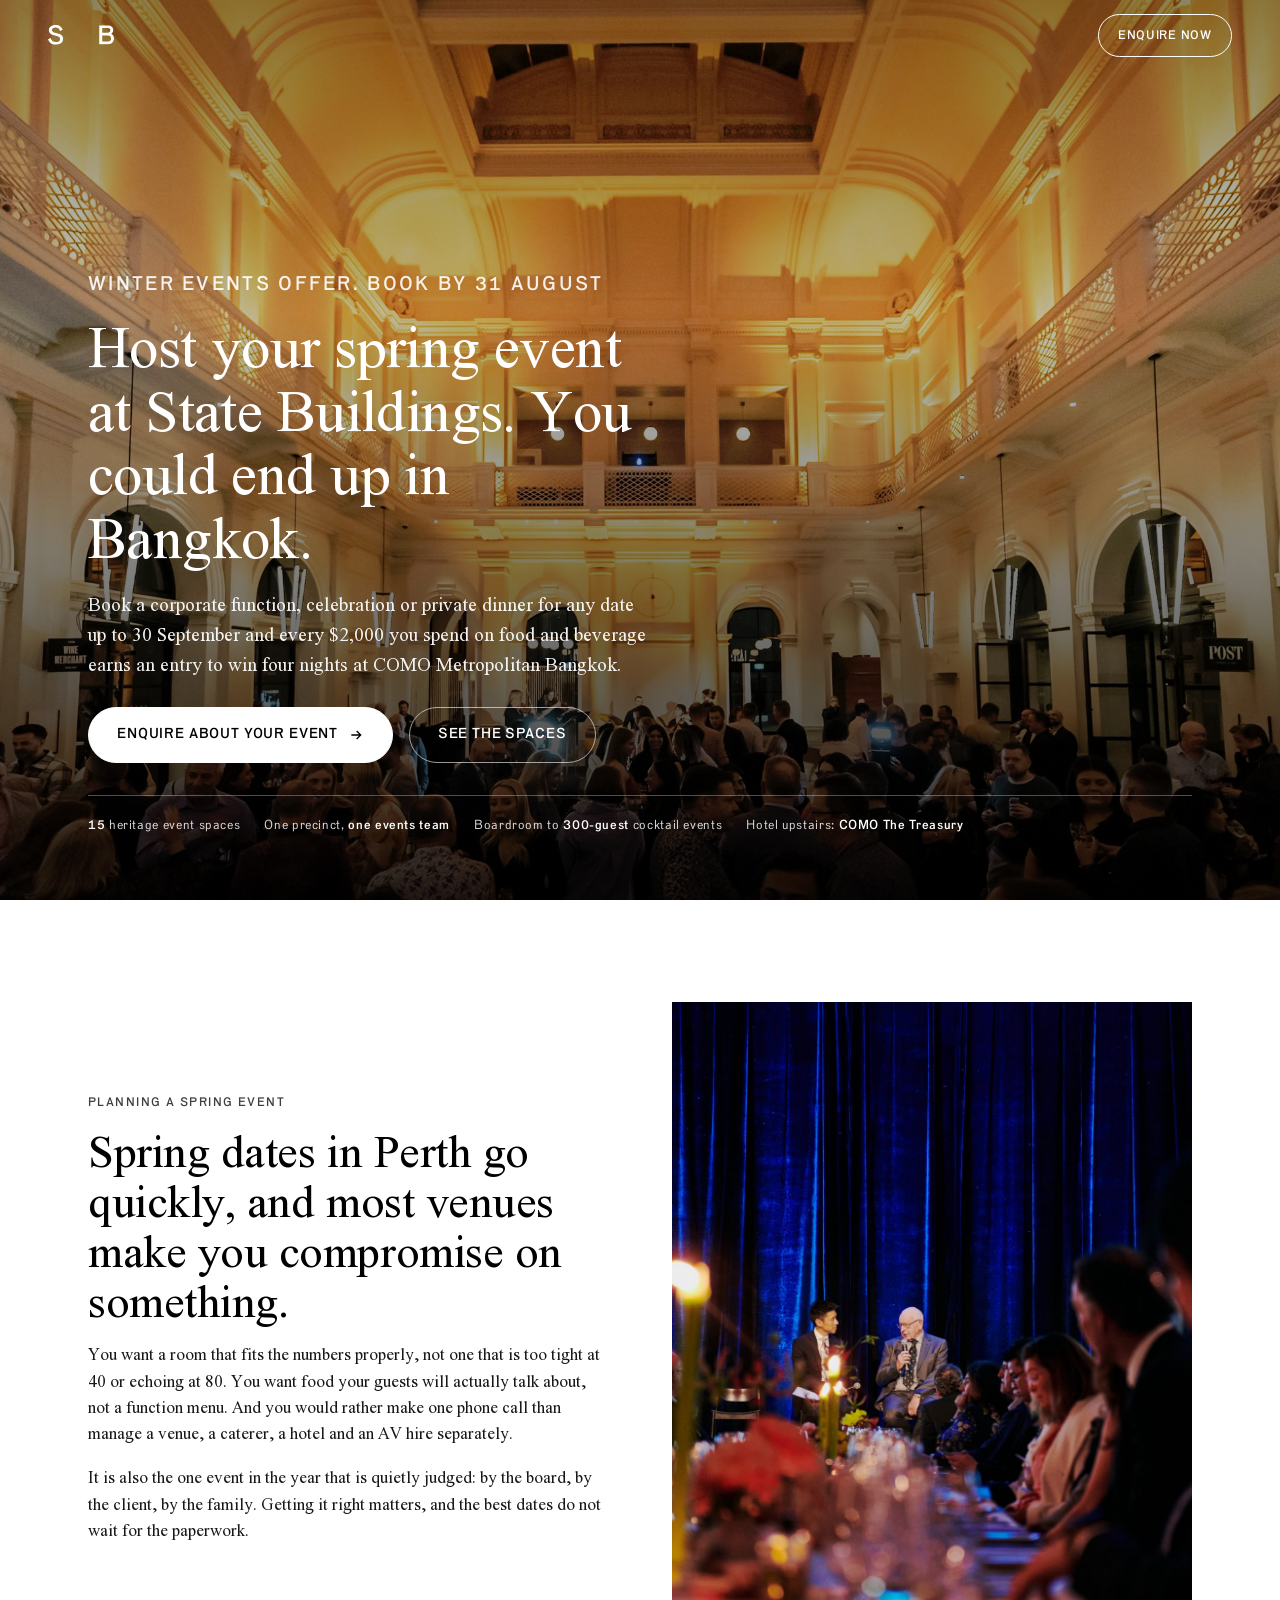
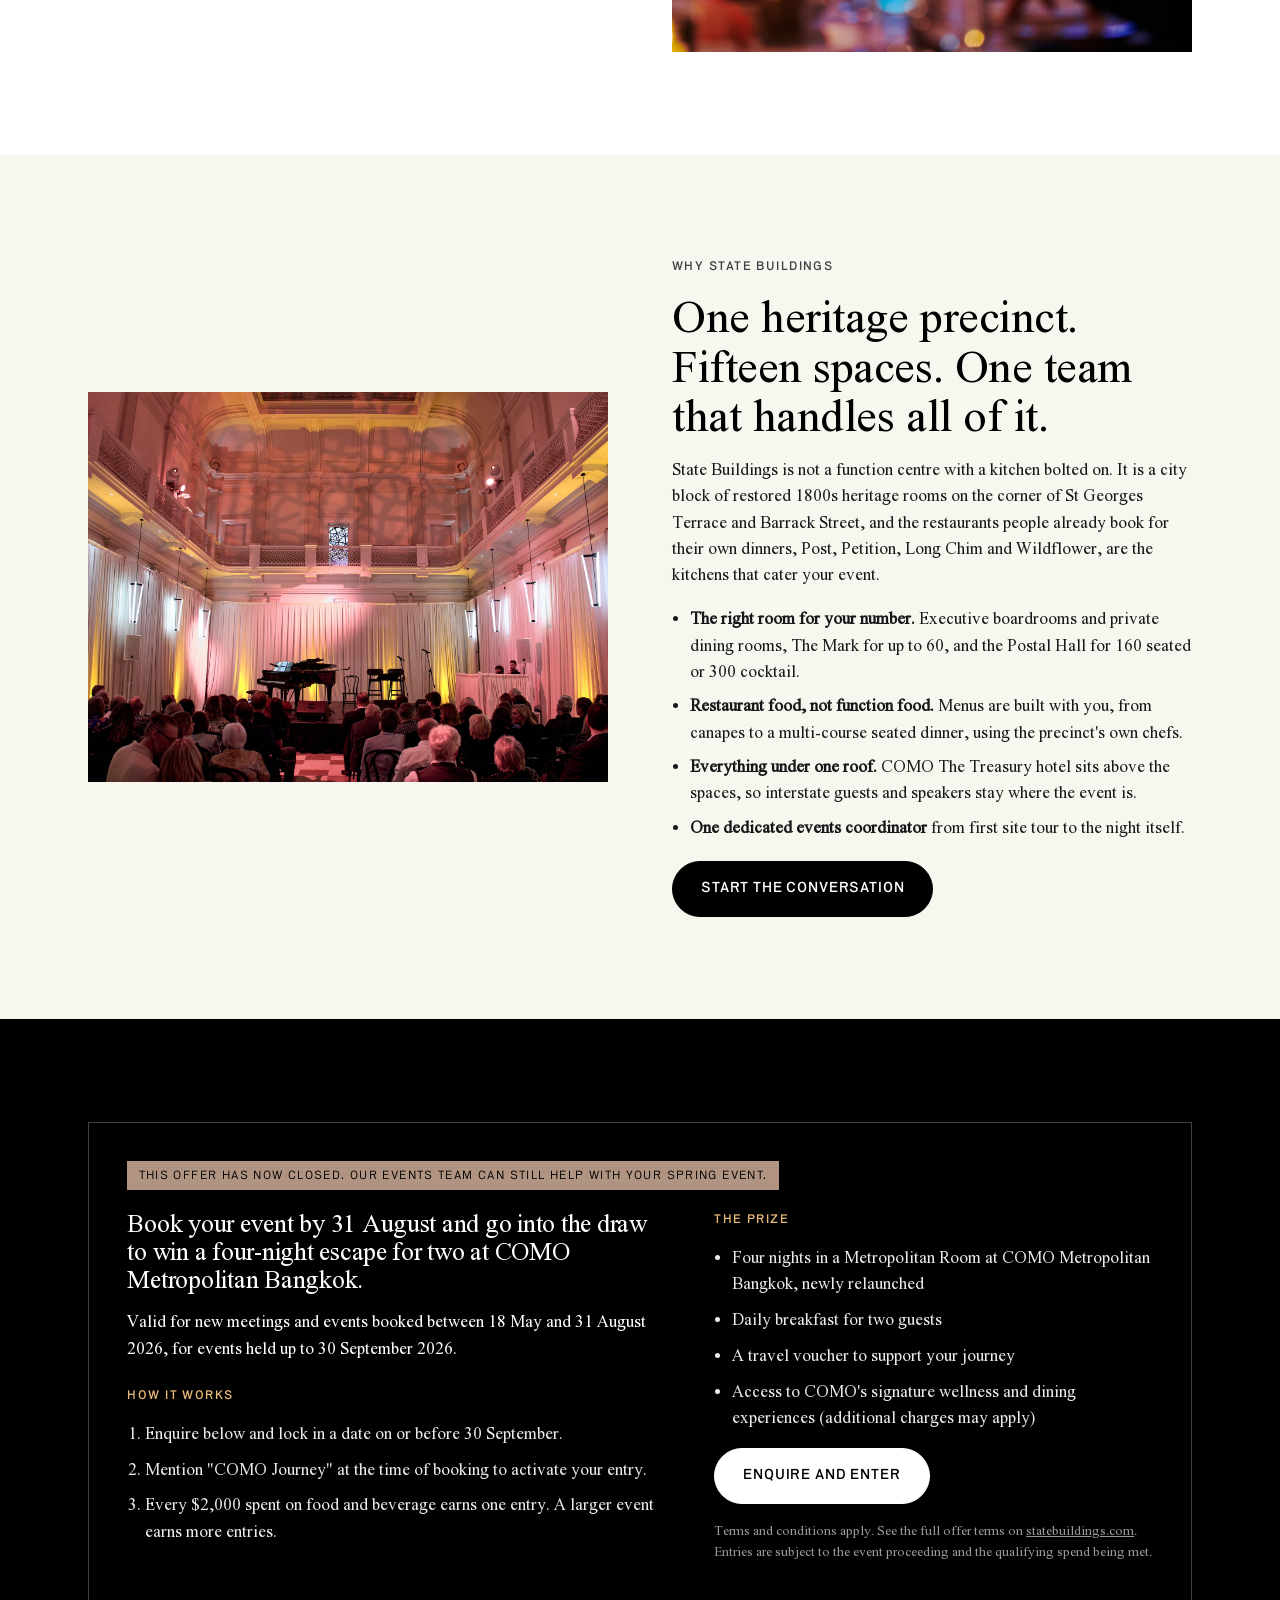
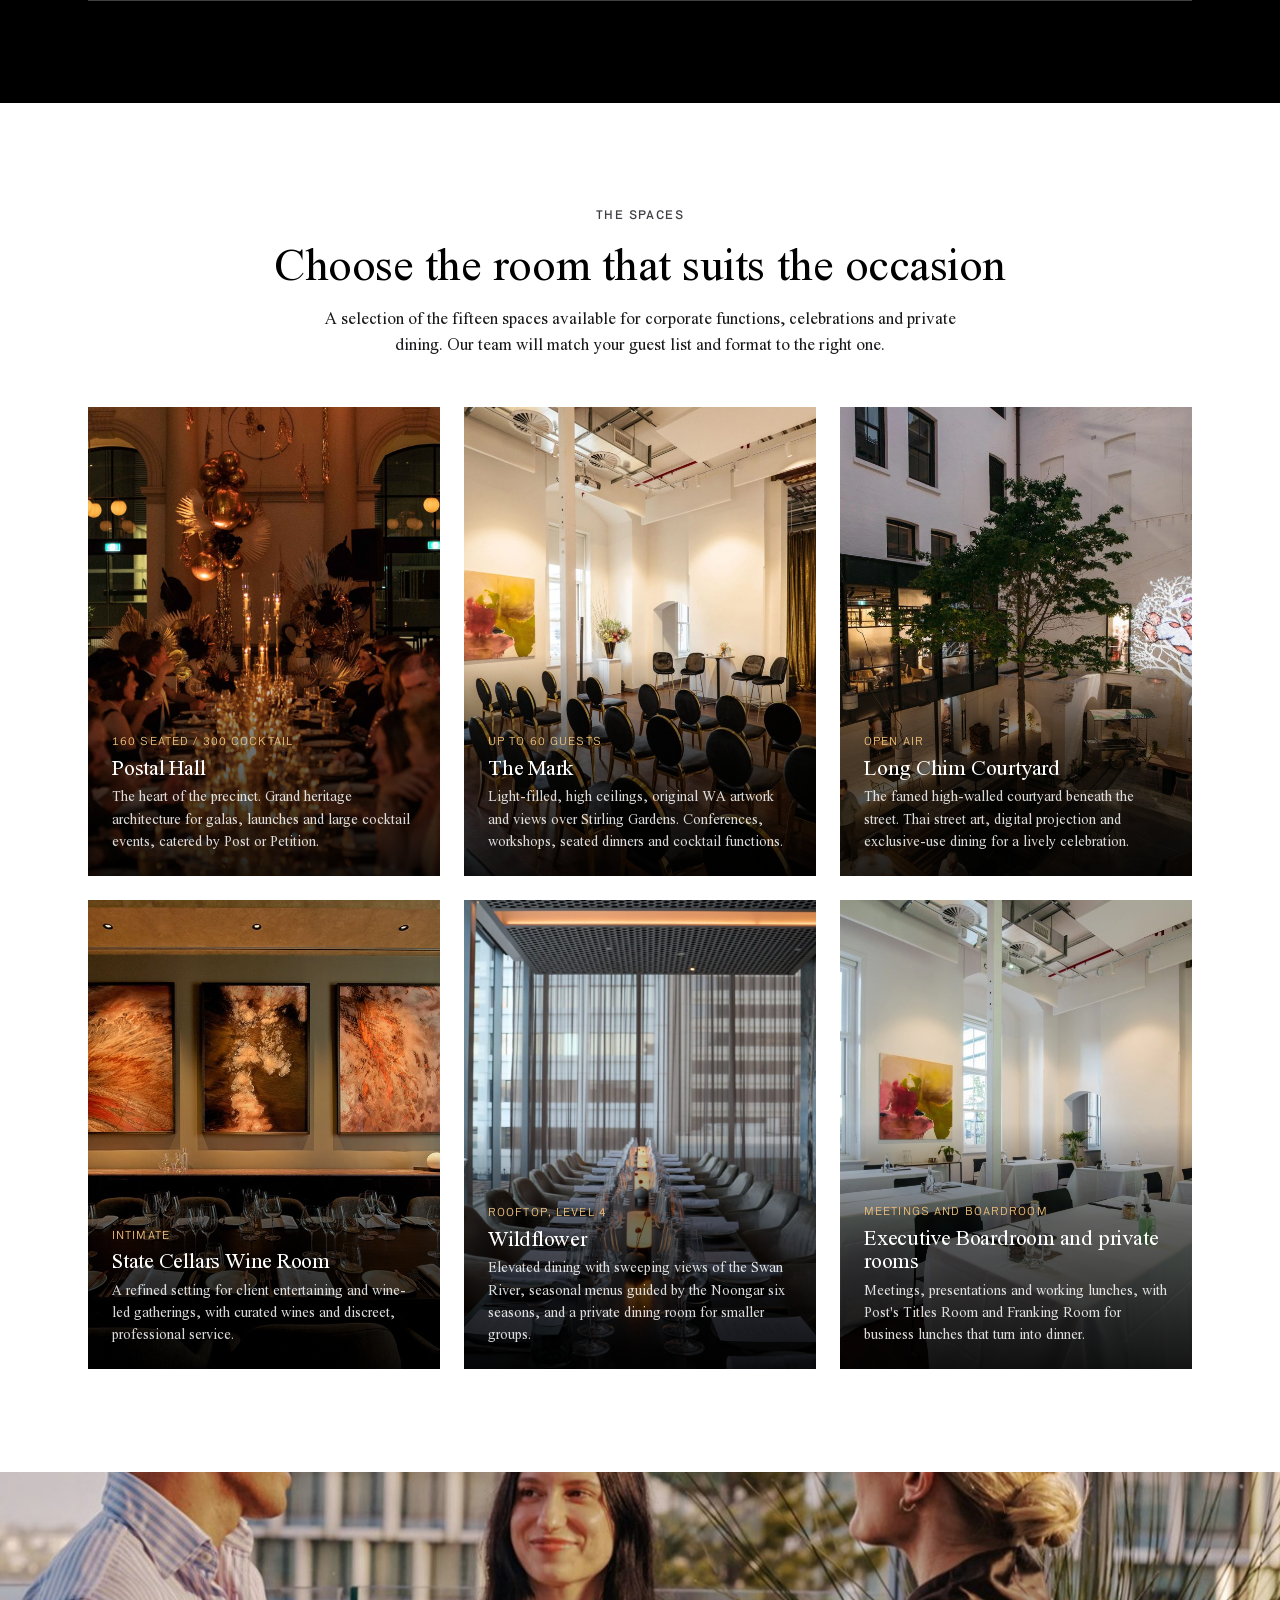
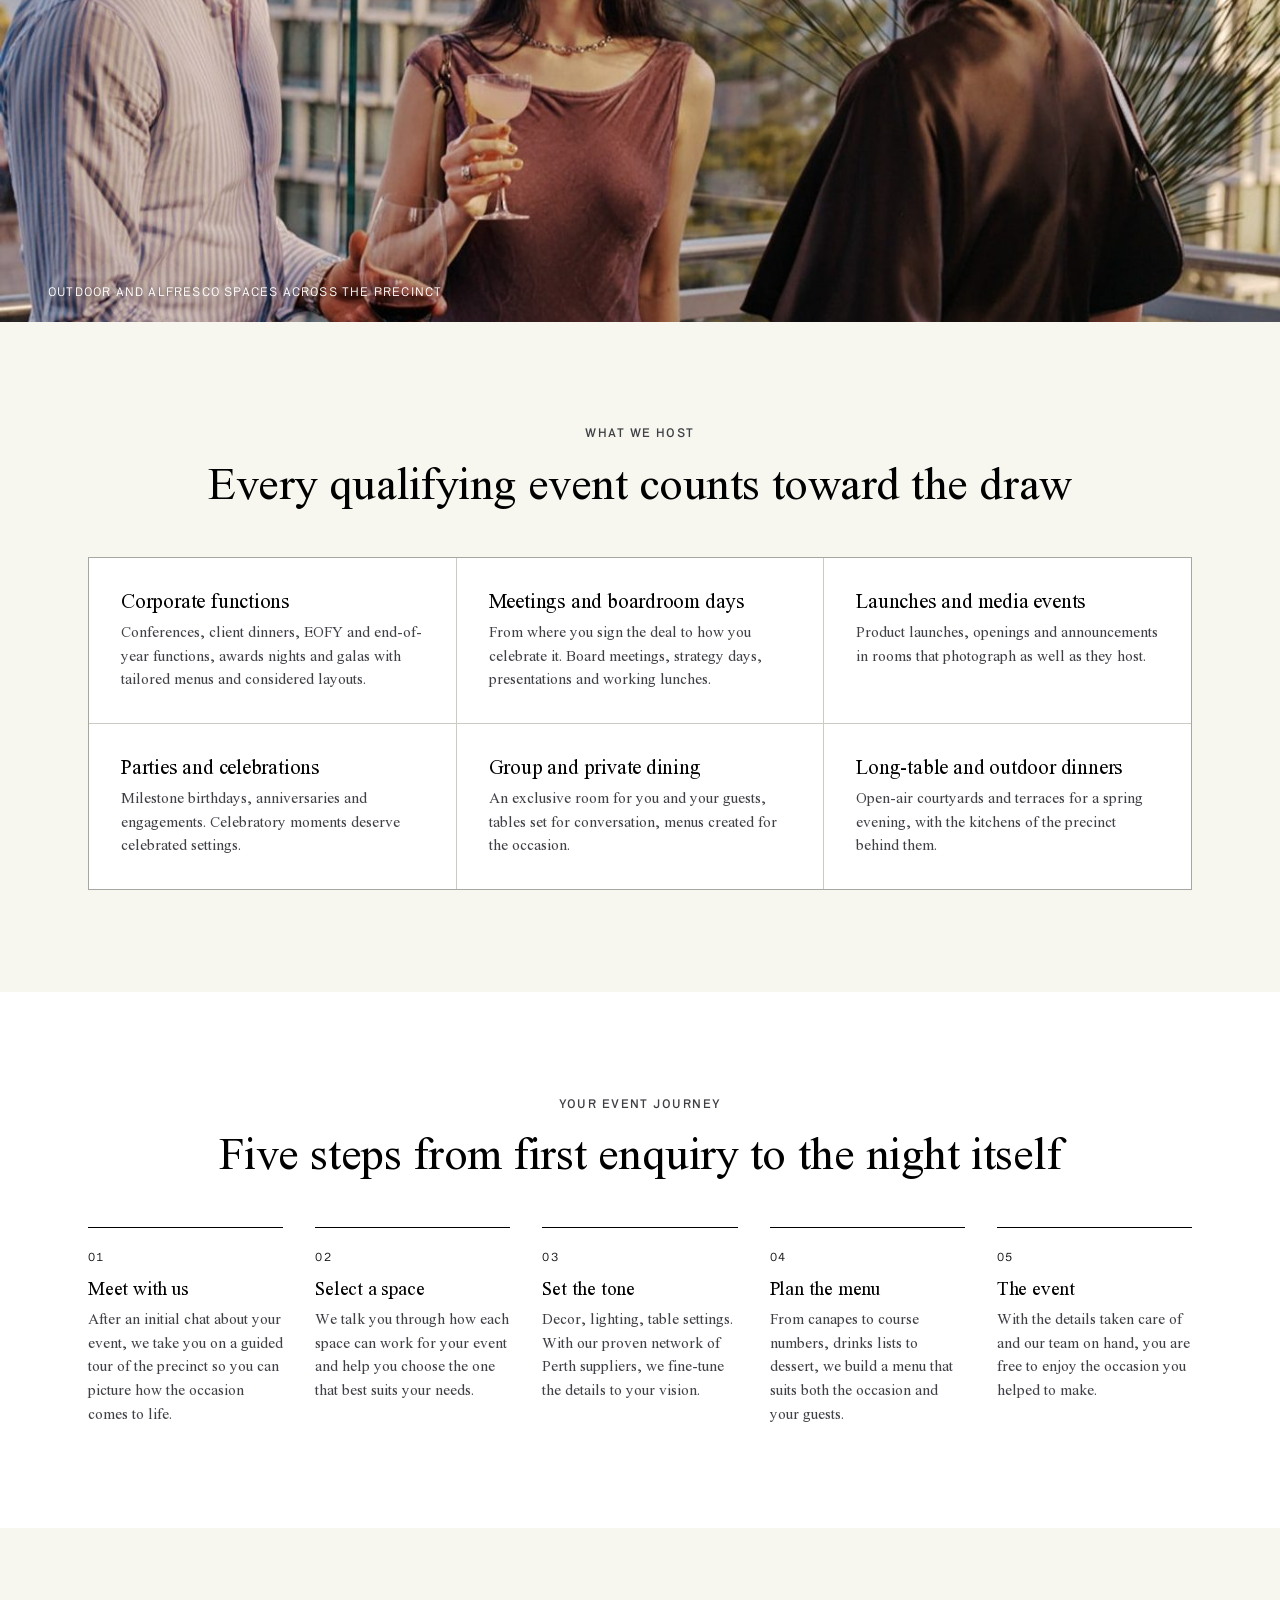
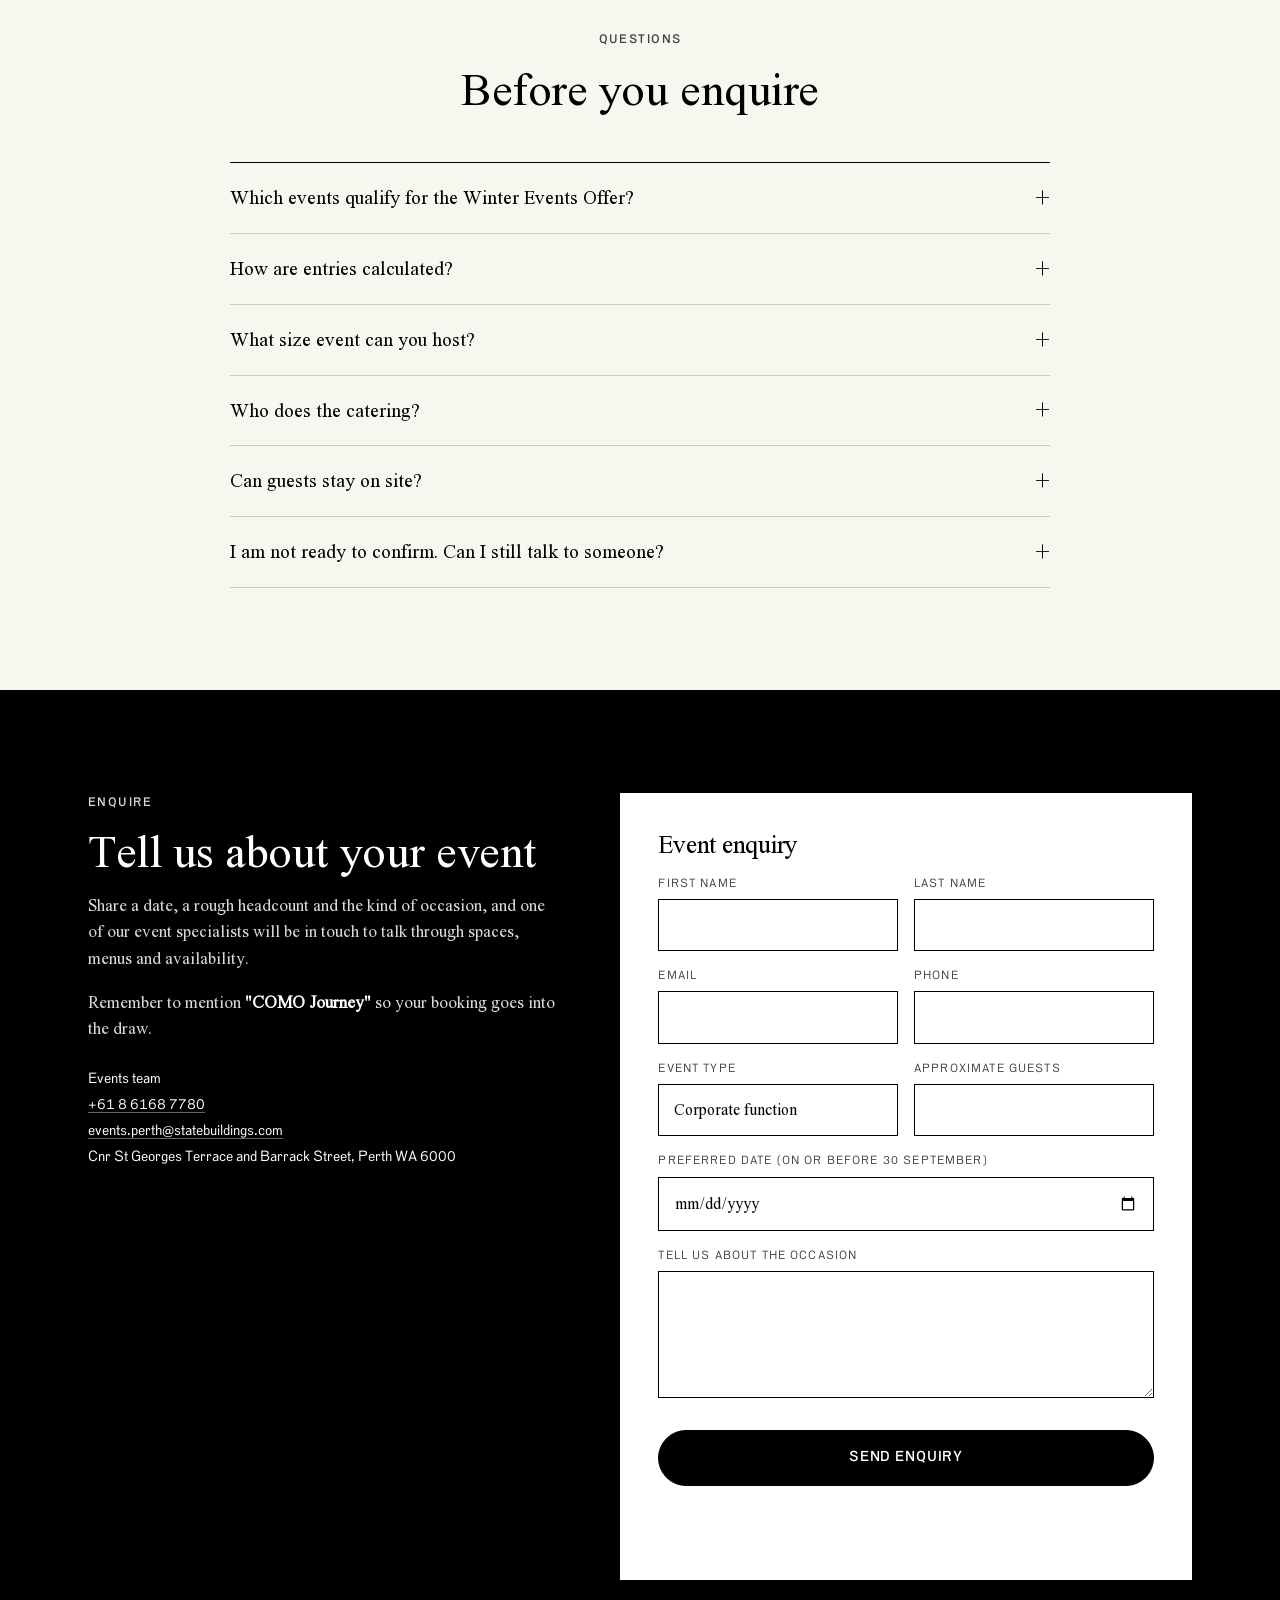
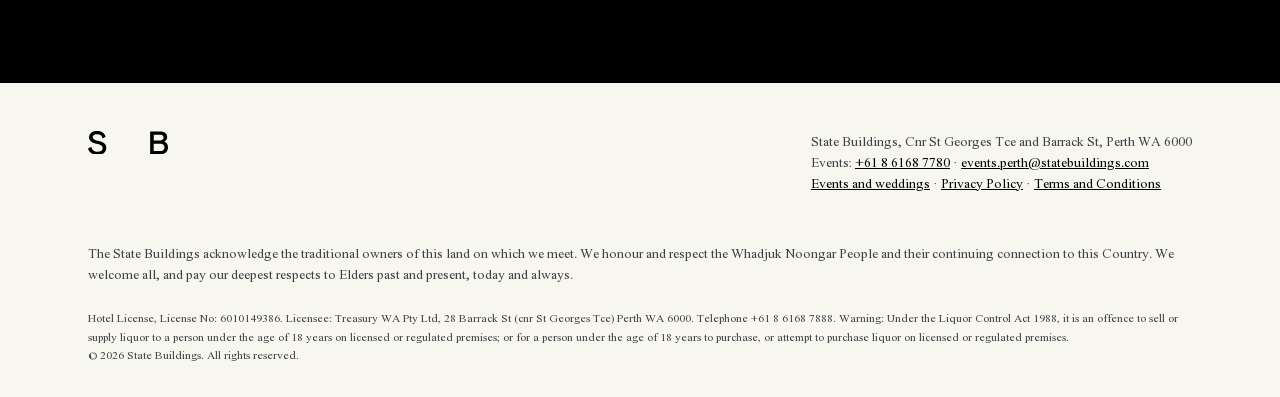
<file: winter-events/index.html>
<!doctype html>
<html lang="en-AU">
<head>
<meta charset="utf-8">
<meta name="viewport" content="width=device-width, initial-scale=1">
<meta name="robots" content="noindex, nofollow">
<title>Winter Events Offer | Host your spring event at State Buildings, Perth</title>
<meta name="description" content="Book your corporate function, celebration or private dinner at State Buildings by 31 August and go into the draw to win four nights at COMO Metropolitan Bangkok. Fifteen heritage spaces, one events team.">
<link rel="icon" href="images/favicon-32x32.png" sizes="32x32" type="image/png">
<link rel="preload" as="image" href="images/postal-hall-launch.jpg">
<link rel="stylesheet" href="css/normalize.css">
<link rel="stylesheet" href="css/style.css">

<!-- Google Tag Manager (same container as statebuildings.com) -->
<script>(function(w,d,s,l,i){w[l]=w[l]||[];w[l].push({'gtm.start':new Date().getTime(),event:'gtm.js'});var f=d.getElementsByTagName(s)[0],j=d.createElement(s),dl=l!='dataLayer'?'&l='+l:'';j.async=true;j.src='https://www.googletagmanager.com/gtm.js?id='+i+dl;f.parentNode.insertBefore(j,f);})(window,document,'script','dataLayer','GTM-5KL7FBX');</script>
<!-- End Google Tag Manager -->

<style>
/* ---------- Deadline bar ---------- */
.topbar{position:fixed;top:0;left:0;right:0;z-index:101;background:var(--wine);color:var(--white);font-family:var(--font-grotesk);font-size:.8rem;letter-spacing:.04em;text-align:center;padding:.55rem var(--pad);display:none}
.topbar.is-on{display:block}
.topbar strong{font-weight:500}
.topbar a{color:var(--white);text-decoration:underline;text-underline-offset:3px;margin-left:.5rem}
body.has-topbar{padding-top:0}

/* ---------- Nav ---------- */
.nav{position:fixed;top:0;left:0;right:0;z-index:100;display:flex;align-items:center;justify-content:space-between;padding:.85rem var(--pad);color:var(--white);transition:background .3s,color .3s,box-shadow .3s,top .3s}
body.has-topbar .nav{top:34px}
.nav.scrolled{background:var(--white);color:var(--black);box-shadow:0 1px 0 var(--rule)}
.nav__logo{display:block;width:66px;color:inherit}
.nav__logo svg{width:100%;height:auto;display:block}
.nav .btn{padding:.7rem 1.2rem;font-size:.75rem}
.nav:not(.scrolled) .btn{background:transparent;border-color:var(--white);color:var(--white)}
.nav:not(.scrolled) .btn:hover{background:var(--white);color:var(--black)}

/* ---------- Hero ---------- */
.hero{position:relative;min-height:100svh;display:flex;align-items:flex-end;color:var(--white);overflow:hidden;background:var(--black)}
.hero__bg{position:absolute;inset:0;width:100%;height:100%;object-fit:cover;object-position:center 40%}
.hero::after{content:"";position:absolute;inset:0;background:linear-gradient(180deg,rgba(0,0,0,.45) 0%,rgba(0,0,0,.25) 35%,rgba(0,0,0,.82) 100%)}
.hero__inner{position:relative;z-index:1;padding:8rem var(--pad) 4rem;width:100%;max-width:var(--container);margin:0 auto}
.hero .label{color:rgba(255,255,255,.9)}
.hero h1{color:var(--white);max-width:19ch;margin-bottom:1.25rem;font-size:clamp(2.1rem,4.6vw,3.9rem)}
.hero p{color:rgba(255,255,255,.94);max-width:560px;font-size:clamp(1.05rem,1.5vw,1.3rem)}
.hero__cta{display:flex;flex-wrap:wrap;gap:1rem;align-items:center;margin-top:1.75rem}
.hero__proof{display:flex;flex-wrap:wrap;gap:.5rem 1.5rem;margin-top:2rem;padding-top:1.25rem;border-top:1px solid rgba(255,255,255,.3);font-family:var(--font-grotesk);font-size:.8rem;letter-spacing:.05em;color:rgba(255,255,255,.85)}
.hero__proof strong{color:var(--white);font-weight:500}
.scroll-hint{display:none}

/* ---------- Two column ---------- */
.split{display:grid;grid-template-columns:1fr 1fr;gap:clamp(2rem,5vw,5rem);align-items:center}
.split__media img{width:100%;aspect-ratio:4/5;object-fit:cover}
.split__media--wide img{aspect-ratio:4/3}
.split ul{padding-left:1.1rem;margin:0 0 1.25rem}
.split li{margin-bottom:.5rem}

/* ---------- Offer ---------- */
.offer{border:1px solid rgba(255,255,255,.25);padding:clamp(1.5rem,3vw,2.5rem)}
.offer__grid{display:grid;grid-template-columns:1.1fr .9fr;gap:clamp(2rem,4vw,4rem)}
.offer h3{margin-top:0}
.offer ol,.offer ul{padding-left:1.1rem;margin:0 0 1rem}
.offer li{margin-bottom:.6rem;color:rgba(255,255,255,.92)}
.offer__badge{display:inline-block;font-family:var(--font-grotesk);font-size:.72rem;letter-spacing:.12em;text-transform:uppercase;background:var(--biscuit);color:var(--black);padding:.35rem .7rem;margin-bottom:1.25rem}
.offer small{display:block;color:rgba(255,255,255,.6);font-size:.85rem;margin-top:1rem}
.offer.is-over .offer__badge{background:var(--taupe)}

/* ---------- Spaces ---------- */
.spaces{display:grid;grid-template-columns:repeat(3,1fr);gap:1.5rem}
.space{position:relative;display:block;text-decoration:none;color:var(--white);overflow:hidden;background:var(--black);aspect-ratio:3/4}
.space img{width:100%;height:100%;object-fit:cover;transition:transform .6s ease}
.space:hover img{transform:scale(1.04)}
.space__txt{position:absolute;inset:auto 0 0 0;padding:5rem 1.5rem 1.5rem;background:linear-gradient(180deg,rgba(0,0,0,0) 0%,rgba(0,0,0,.55) 40%,rgba(0,0,0,.88) 100%)}
.space__txt h3{color:var(--white);margin:0 0 .3rem;font-size:1.35rem}
.space__txt p{color:rgba(255,255,255,.85);font-size:.9rem;margin:0;max-width:none}
.space__cap{font-family:var(--font-grotesk);font-size:.7rem;letter-spacing:.1em;text-transform:uppercase;color:var(--biscuit);margin-bottom:.4rem;display:block}

/* ---------- Event types ---------- */
.types{display:grid;grid-template-columns:repeat(3,1fr);gap:1px;background:var(--rule);border:1px solid var(--rule)}
.type{background:var(--white);padding:2rem;transition:transform .25s,box-shadow .25s}
.type:hover{transform:translateY(-4px);box-shadow:0 14px 30px rgba(0,0,0,.08);position:relative;z-index:1}
.type h3{font-size:1.3rem;margin-bottom:.5rem}
.type p{font-size:.95rem;color:var(--text-2);margin:0}

/* ---------- Process ---------- */
.steps{counter-reset:step;display:grid;grid-template-columns:repeat(5,1fr);gap:2rem}
.step{position:relative;padding-top:1.25rem;border-top:1px solid var(--black)}
.step__n{font-family:var(--font-grotesk);font-size:.75rem;letter-spacing:.12em;margin-bottom:.75rem;display:block}
.step h3{font-size:1.2rem;margin-bottom:.5rem}
.step p{font-size:.95rem;color:var(--text-2);margin:0}

/* ---------- Image break ---------- */
.break{height:clamp(280px,50vh,560px);position:relative;overflow:hidden}
.break img{width:100%;height:100%;object-fit:cover}
.break figcaption{position:absolute;left:var(--pad);bottom:1.25rem;color:var(--white);font-family:var(--font-grotesk);font-size:.75rem;letter-spacing:.1em;text-transform:uppercase;text-shadow:0 1px 8px rgba(0,0,0,.6)}

/* ---------- FAQ ---------- */
.faq{max-width:820px;margin:0 auto;border-top:1px solid var(--black)}
.faq__item{border-bottom:1px solid var(--rule)}
.faq__q{width:100%;text-align:left;background:none;border:0;padding:1.25rem 3rem 1.25rem 0;font-family:var(--font-serif);font-size:1.2rem;color:var(--black);cursor:pointer;position:relative}
.faq__q::after{content:"+";position:absolute;right:0;top:50%;transform:translateY(-50%);font-size:1.6rem;line-height:1;transition:transform .3s}
.faq__item.open .faq__q::after{transform:translateY(-50%) rotate(45deg)}
.faq__a{max-height:0;overflow:hidden;transition:max-height .35s ease}
.faq__a p{padding:0 0 1.25rem;color:var(--text-2);max-width:none}

/* ---------- Enquire ---------- */
.enquire{background:var(--black);color:var(--white)}
.enquire__grid{display:grid;grid-template-columns:.9fr 1.1fr;gap:clamp(2rem,5vw,5rem);align-items:start}
.enquire h2{color:var(--white)}
.enquire p{color:rgba(255,255,255,.85)}
.enquire__contact{font-family:var(--font-grotesk);font-size:.9rem;line-height:1.8;margin-top:1.5rem}
.enquire__contact a{color:var(--white);text-decoration:none;border-bottom:1px solid rgba(255,255,255,.4)}
.form-card{background:var(--white);color:var(--black);padding:clamp(1.25rem,3vw,2.5rem)}
.form-card h3{margin-top:0}
.tf-embed{min-height:520px}
.form-grid{display:grid;grid-template-columns:1fr 1fr;gap:1rem}
.form-grid .full{grid-column:1/-1}
.field label{display:block;font-family:var(--font-grotesk);font-size:.72rem;letter-spacing:.1em;text-transform:uppercase;margin-bottom:.4rem;color:var(--text-2)}
.field input,.field select,.field textarea{width:100%;font:inherit;font-size:1rem;padding:.8rem .9rem;border:1px solid var(--black);background:var(--white);color:var(--black);border-radius:0;-webkit-appearance:none}
.field input:focus,.field select:focus,.field textarea:focus{outline:2px solid var(--taupe);outline-offset:1px}
.form-card .btn{width:100%;margin-top:.5rem}
.form-note{font-size:.8rem;color:var(--text-2);margin:1rem 0 0;max-width:none}

/* ---------- Footer ---------- */
.footer{background:var(--sand);padding:3rem 0 2rem;font-size:.85rem;color:var(--text-2)}
.footer__top{display:flex;justify-content:space-between;align-items:flex-start;gap:2rem;flex-wrap:wrap;margin-bottom:2rem}
.footer__logo{width:80px;color:var(--black)}
.footer__logo svg{width:100%;height:auto}
.footer p{max-width:none}
.footer small{display:block;font-size:.72rem;line-height:1.6;margin-top:1.5rem;color:var(--text-2)}
.footer a{color:var(--black)}

/* ---------- Responsive ---------- */
@media (max-width:1024px){
  .spaces{grid-template-columns:repeat(2,1fr)}
  .steps{grid-template-columns:repeat(3,1fr)}
  .types{grid-template-columns:repeat(2,1fr)}
}
@media (max-width:900px){
  .split,.offer__grid,.enquire__grid{grid-template-columns:1fr}
  .split__media{order:-1}
  .steps{grid-template-columns:repeat(2,1fr)}
  .hero__inner{padding-top:7rem}
}
@media (max-width:600px){
  .topbar{font-size:.7rem;padding:.5rem .75rem;white-space:nowrap;overflow:hidden}.tb-long{display:none}
  body.has-topbar .nav{top:30px}
  .nav{padding:.6rem 1rem}
  .nav__logo{width:56px}
  .nav .btn{padding:.55rem .85rem;font-size:.65rem}
  .hero{min-height:calc(100svh - 30px)}
  .hero__inner{padding:6rem 1.25rem 3rem}
  .hero h1{font-size:2.1rem}
  .hero p{font-size:.95rem}
  .hero__cta .btn{width:100%}
  .hero__proof{flex-direction:column;gap:.4rem;font-size:.72rem}
  .scroll-hint{display:block;text-align:center;font-family:var(--font-grotesk);font-size:.7rem;letter-spacing:.12em;text-transform:uppercase;padding:1rem 0 0;color:var(--text-2)}
  .scroll-hint span{display:block;animation:bob 1.6s infinite}
  @keyframes bob{0%,100%{transform:translateY(0)}50%{transform:translateY(5px)}}
  h2{font-size:1.55rem}
  .section{padding:3.5rem 0}
  .section-head{margin-bottom:2rem}
  .spaces,.steps,.types{grid-template-columns:1fr}
  .space{aspect-ratio:4/5}
  .type{padding:1.5rem}
  .form-grid{grid-template-columns:1fr}
  .form-card{padding:1.25rem}
  .btn{font-size:.8rem;padding:.85rem 1.3rem}
  .faq__q{font-size:1.05rem}
  .footer__top{flex-direction:column;align-items:center;text-align:center}
  .footer{text-align:center}
}
</style>
</head>
<body>
<!-- Google Tag Manager (noscript) -->
<noscript><iframe src="https://www.googletagmanager.com/ns.html?id=GTM-5KL7FBX" height="0" width="0" style="display:none;visibility:hidden"></iframe></noscript>
<!-- End Google Tag Manager (noscript) -->

<div class="topbar" id="topbar">
  <strong>Winter Events Offer</strong> <span class="tb-long">closes 31 August.</span> <span id="topbar-days"></span>
  <a href="#enquire">Enquire now</a>
</div>

<header class="nav" id="nav">
  <a class="nav__logo" href="https://statebuildings.com/" aria-label="State Buildings home">
    <svg viewBox="0 0 171 51" fill="currentColor" aria-hidden="true"><use href="#sb-logo"/></svg>
  </a>
  <a class="btn" href="#enquire">Enquire now</a>
</header>

<section class="hero">
  <img class="hero__bg" src="images/postal-hall-launch.jpg" alt="A launch event in the Postal Hall at State Buildings, Perth, with guests gathered under the heritage arches" fetchpriority="high">
  <div class="hero__inner">
    <p class="label">Winter Events Offer. Book by 31 August</p>
    <h1>Host your spring event at State Buildings. You could end up in Bangkok.</h1>
    <p>Book a corporate function, celebration or private dinner for any date up to 30 September and every $2,000 you spend on food and beverage earns an entry to win four nights at COMO Metropolitan Bangkok.</p>
    <div class="hero__cta">
      <a class="btn btn--light" href="#enquire">Enquire about your event <svg viewBox="0 0 24 24" fill="none" stroke="currentColor" stroke-width="2" aria-hidden="true"><path d="M5 12h14M13 6l6 6-6 6"/></svg></a>
      <a class="btn btn--outline" style="color:#fff;border-color:rgba(255,255,255,.6)" href="#spaces">See the spaces</a>
    </div>
    <div class="hero__proof">
      <span><strong>15</strong> heritage event spaces</span>
      <span>One precinct, <strong>one events team</strong></span>
      <span>Boardroom to <strong>300-guest</strong> cocktail events</span>
      <span>Hotel upstairs: <strong>COMO The Treasury</strong></span>
    </div>
  </div>
</section>
<p class="scroll-hint">Scroll <span>&darr;</span></p>

<!-- Problem / empathy -->
<section class="section">
  <div class="container">
    <div class="split">
      <div class="fade-up">
        <p class="label">Planning a spring event</p>
        <h2>Spring dates in Perth go quickly, and most venues make you compromise on something.</h2>
        <p>You want a room that fits the numbers properly, not one that is too tight at 40 or echoing at 80. You want food your guests will actually talk about, not a function menu. And you would rather make one phone call than manage a venue, a caterer, a hotel and an AV hire separately.</p>
        <p>It is also the one event in the year that is quietly judged: by the board, by the client, by the family. Getting it right matters, and the best dates do not wait for the paperwork.</p>
      </div>
      <div class="split__media fade-up"><img src="images/corporate-functions.jpg" alt="Guests seated at a long dinner in a candlelit function room at State Buildings" loading="lazy"></div>
    </div>
  </div>
</section>

<!-- Solution / mechanism -->
<section class="section section--sand">
  <div class="container">
    <div class="split">
      <div class="split__media split__media--wide fade-up"><img src="images/postal-hall-function.jpg" alt="A seated function beneath the lit heritage ceiling of the Postal Hall" loading="lazy"></div>
      <div class="fade-up">
        <p class="label">Why State Buildings</p>
        <h2>One heritage precinct. Fifteen spaces. One team that handles all of it.</h2>
        <p>State Buildings is not a function centre with a kitchen bolted on. It is a city block of restored 1800s heritage rooms on the corner of St Georges Terrace and Barrack Street, and the restaurants people already book for their own dinners, Post, Petition, Long Chim and Wildflower, are the kitchens that cater your event.</p>
        <ul>
          <li><strong>The right room for your number.</strong> Executive boardrooms and private dining rooms, The Mark for up to 60, and the Postal Hall for 160 seated or 300 cocktail.</li>
          <li><strong>Restaurant food, not function food.</strong> Menus are built with you, from canapes to a multi-course seated dinner, using the precinct's own chefs.</li>
          <li><strong>Everything under one roof.</strong> COMO The Treasury hotel sits above the spaces, so interstate guests and speakers stay where the event is.</li>
          <li><strong>One dedicated events coordinator</strong> from first site tour to the night itself.</li>
        </ul>
        <a class="btn" href="#enquire">Start the conversation</a>
      </div>
    </div>
  </div>
</section>

<!-- The offer -->
<section class="section section--black" id="offer">
  <div class="container">
    <div class="offer fade-up" id="offer-card">
      <span class="offer__badge" id="offer-badge">Winter Events Offer. Mention "COMO Journey" when you book</span>
      <div class="offer__grid">
        <div>
          <h3>Book your event by 31 August and go into the draw to win a four-night escape for two at COMO Metropolitan Bangkok.</h3>
          <p>Valid for new meetings and events booked between 18 May and 31 August 2026, for events held up to 30 September 2026.</p>
          <p class="label" style="color:var(--biscuit);margin-top:1.5rem">How it works</p>
          <ol>
            <li>Enquire below and lock in a date on or before 30 September.</li>
            <li>Mention "COMO Journey" at the time of booking to activate your entry.</li>
            <li>Every $2,000 spent on food and beverage earns one entry. A larger event earns more entries.</li>
          </ol>
        </div>
        <div>
          <p class="label" style="color:var(--biscuit)">The prize</p>
          <ul>
            <li>Four nights in a Metropolitan Room at COMO Metropolitan Bangkok, newly relaunched</li>
            <li>Daily breakfast for two guests</li>
            <li>A travel voucher to support your journey</li>
            <li>Access to COMO's signature wellness and dining experiences (additional charges may apply)</li>
          </ul>
          <a class="btn btn--light" href="#enquire">Enquire and enter</a>
          <small>Terms and conditions apply. See the full offer terms on <a href="https://statebuildings.com/events/winter-events-offer" style="color:inherit">statebuildings.com</a>. Entries are subject to the event proceeding and the qualifying spend being met.</small>
        </div>
      </div>
    </div>
  </div>
</section>

<!-- Spaces -->
<section class="section" id="spaces">
  <div class="container">
    <div class="section-head fade-up">
      <p class="label">The spaces</p>
      <h2>Choose the room that suits the occasion</h2>
      <p>A selection of the fifteen spaces available for corporate functions, celebrations and private dining. Our team will match your guest list and format to the right one.</p>
    </div>
    <div class="spaces stagger">
      <a class="space fade-up" style="--i:0" href="#enquire"><img src="images/parties-celebrations.jpg" alt="A gala dinner in the Postal Hall with long tables and tall floral arrangements" loading="lazy"><div class="space__txt"><span class="space__cap">160 seated / 300 cocktail</span><h3>Postal Hall</h3><p>The heart of the precinct. Grand heritage architecture for galas, launches and large cocktail events, catered by Post or Petition.</p></div></a>
      <a class="space fade-up" style="--i:1" href="#enquire"><img src="images/the-mark.jpg" alt="The Mark set theatre-style with black chairs, jarrah floors and tall windows" loading="lazy"><div class="space__txt"><span class="space__cap">Up to 60 guests</span><h3>The Mark</h3><p>Light-filled, high ceilings, original WA artwork and views over Stirling Gardens. Conferences, workshops, seated dinners and cocktail functions.</p></div></a>
      <a class="space fade-up" style="--i:2" href="#enquire"><img src="images/long-chim-courtyard.jpg" alt="Long Chim's high-walled open-air courtyard lit at night with a projected artwork" loading="lazy"><div class="space__txt"><span class="space__cap">Open air</span><h3>Long Chim Courtyard</h3><p>The famed high-walled courtyard beneath the street. Thai street art, digital projection and exclusive-use dining for a lively celebration.</p></div></a>
      <a class="space fade-up" style="--i:3" href="#enquire"><img src="images/state-cellars.jpg" alt="The State Cellars Wine Room set for a private dinner beneath three large artworks" loading="lazy"><div class="space__txt"><span class="space__cap">Intimate</span><h3>State Cellars Wine Room</h3><p>A refined setting for client entertaining and wine-led gatherings, with curated wines and discreet, professional service.</p></div></a>
      <a class="space fade-up" style="--i:4" href="#enquire"><img src="images/wildflower-pdr.jpg" alt="Wildflower private dining room on the rooftop with a long set table and city views" loading="lazy"><div class="space__txt"><span class="space__cap">Rooftop, level 4</span><h3>Wildflower</h3><p>Elevated dining with sweeping views of the Swan River, seasonal menus guided by the Noongar six seasons, and a private dining room for smaller groups.</p></div></a>
      <a class="space fade-up" style="--i:5" href="#enquire"><img src="images/meeting-setup.jpg" alt="A meeting room set with white-clothed tables, notepads and water in a bright heritage room" loading="lazy"><div class="space__txt"><span class="space__cap">Meetings and boardroom</span><h3>Executive Boardroom and private rooms</h3><p>Meetings, presentations and working lunches, with Post's Titles Room and Franking Room for business lunches that turn into dinner.</p></div></a>
    </div>
  </div>
</section>

<figure class="break fade-up" style="margin:0">
  <img src="images/outdoor-events.jpg" alt="Guests talking over drinks on an outdoor terrace at State Buildings with the city behind" loading="lazy">
  <figcaption>Outdoor and alfresco spaces across the precinct</figcaption>
</figure>

<!-- Event types -->
<section class="section section--sand">
  <div class="container">
    <div class="section-head fade-up">
      <p class="label">What we host</p>
      <h2>Every qualifying event counts toward the draw</h2>
    </div>
    <div class="types stagger">
      <div class="type fade-up" style="--i:0"><h3>Corporate functions</h3><p>Conferences, client dinners, EOFY and end-of-year functions, awards nights and galas with tailored menus and considered layouts.</p></div>
      <div class="type fade-up" style="--i:1"><h3>Meetings and boardroom days</h3><p>From where you sign the deal to how you celebrate it. Board meetings, strategy days, presentations and working lunches.</p></div>
      <div class="type fade-up" style="--i:2"><h3>Launches and media events</h3><p>Product launches, openings and announcements in rooms that photograph as well as they host.</p></div>
      <div class="type fade-up" style="--i:3"><h3>Parties and celebrations</h3><p>Milestone birthdays, anniversaries and engagements. Celebratory moments deserve celebrated settings.</p></div>
      <div class="type fade-up" style="--i:4"><h3>Group and private dining</h3><p>An exclusive room for you and your guests, tables set for conversation, menus created for the occasion.</p></div>
      <div class="type fade-up" style="--i:5"><h3>Long-table and outdoor dinners</h3><p>Open-air courtyards and terraces for a spring evening, with the kitchens of the precinct behind them.</p></div>
    </div>
  </div>
</section>

<!-- Process -->
<section class="section">
  <div class="container">
    <div class="section-head fade-up">
      <p class="label">Your event journey</p>
      <h2>Five steps from first enquiry to the night itself</h2>
    </div>
    <div class="steps stagger">
      <div class="step fade-up" style="--i:0"><span class="step__n">01</span><h3>Meet with us</h3><p>After an initial chat about your event, we take you on a guided tour of the precinct so you can picture how the occasion comes to life.</p></div>
      <div class="step fade-up" style="--i:1"><span class="step__n">02</span><h3>Select a space</h3><p>We talk you through how each space can work for your event and help you choose the one that best suits your needs.</p></div>
      <div class="step fade-up" style="--i:2"><span class="step__n">03</span><h3>Set the tone</h3><p>Decor, lighting, table settings. With our proven network of Perth suppliers, we fine-tune the details to your vision.</p></div>
      <div class="step fade-up" style="--i:3"><span class="step__n">04</span><h3>Plan the menu</h3><p>From canapes to course numbers, drinks lists to dessert, we build a menu that suits both the occasion and your guests.</p></div>
      <div class="step fade-up" style="--i:4"><span class="step__n">05</span><h3>The event</h3><p>With the details taken care of and our team on hand, you are free to enjoy the occasion you helped to make.</p></div>
    </div>
  </div>
</section>

<!-- FAQ -->
<section class="section section--sand">
  <div class="container">
    <div class="section-head fade-up">
      <p class="label">Questions</p>
      <h2>Before you enquire</h2>
    </div>
    <div class="faq fade-up">
      <div class="faq__item">
        <button class="faq__q" aria-expanded="false">Which events qualify for the Winter Events Offer?</button>
        <div class="faq__a"><p>Any new meeting or event booked between 18 May and 31 August 2026, for an event held up to 30 September 2026. Corporate functions, celebrations, private dinners, launches and meetings all count. Mention "COMO Journey" when you book to activate your entry.</p></div>
      </div>
      <div class="faq__item">
        <button class="faq__q" aria-expanded="false">How are entries calculated?</button>
        <div class="faq__a"><p>One entry for every $2,000 spent on food and beverage. A $6,000 dinner earns three entries. Room hire, accommodation and AV do not count toward the spend. Full terms and conditions are on statebuildings.com.</p></div>
      </div>
      <div class="faq__item">
        <button class="faq__q" aria-expanded="false">What size event can you host?</button>
        <div class="faq__a"><p>From a boardroom or private dining room for a small group, through The Mark for up to 60, to the Postal Hall for 160 seated or 300 for a cocktail event. With fifteen spaces across the precinct, there is a room that fits your number rather than the other way around.</p></div>
      </div>
      <div class="faq__item">
        <button class="faq__q" aria-expanded="false">Who does the catering?</button>
        <div class="faq__a"><p>The precinct's own restaurants. Postal Hall events are catered by Post or Petition, Long Chim hosts in its restaurant and courtyard, and Wildflower caters its rooftop spaces. Menus are built with you, and dietary requirements are catered for.</p></div>
      </div>
      <div class="faq__item">
        <button class="faq__q" aria-expanded="false">Can guests stay on site?</button>
        <div class="faq__a"><p>Yes. COMO The Treasury hotel is part of the State Buildings, and accommodation packages can be arranged alongside your event for interstate guests and speakers.</p></div>
      </div>
      <div class="faq__item">
        <button class="faq__q" aria-expanded="false">I am not ready to confirm. Can I still talk to someone?</button>
        <div class="faq__a"><p>Of course. Send through the enquiry below with a rough date and headcount and our events team will come back to you with options and a time to walk the spaces. To count toward the draw, the booking needs to be confirmed by 31 August.</p></div>
      </div>
    </div>
  </div>
</section>

<!-- Enquire -->
<section class="section enquire" id="enquire">
  <div class="container">
    <div class="enquire__grid">
      <div class="fade-up">
        <p class="label">Enquire</p>
        <h2>Tell us about your event</h2>
        <p>Share a date, a rough headcount and the kind of occasion, and one of our event specialists will be in touch to talk through spaces, menus and availability.</p>
        <p>Remember to mention <strong style="color:#fff">"COMO Journey"</strong> so your booking goes into the draw.</p>
        <div class="enquire__contact">
          Events team<br>
          <a href="tel:+61861687780">+61 8 6168 7780</a><br>
          <a href="mailto:events.perth@statebuildings.com">events.perth@statebuildings.com</a><br>
          Cnr St Georges Terrace and Barrack Street, Perth WA 6000
        </div>
      </div>
      <div class="form-card fade-up">
        <h3>Event enquiry</h3>
        <!-- TYPEFORM EMBED. Replace TYPEFORM_FORM_ID with the client's form ID (e.g. u3ZSJXhP style). Set the Typeform "Redirect on completion" to https://lp.statebuildings.com/winter-events/thank-you/ so the Meta Form Submit (URL) conversion fires. -->
        <div class="tf-embed" id="tf-embed" data-tf-id="TYPEFORM_FORM_ID" hidden></div>
        <!-- Fallback / preview form. Shown only while the Typeform ID is a placeholder. Does not post anywhere; redirects to thank-you for testing. -->
        <form id="fallback-form" class="form-grid" action="thank-you/" method="get" novalidate>
          <div class="field"><label for="f-first">First name</label><input id="f-first" name="first_name" type="text" autocomplete="given-name" required></div>
          <div class="field"><label for="f-last">Last name</label><input id="f-last" name="last_name" type="text" autocomplete="family-name" required></div>
          <div class="field"><label for="f-email">Email</label><input id="f-email" name="email" type="email" autocomplete="email" required></div>
          <div class="field"><label for="f-phone">Phone</label><input id="f-phone" name="phone" type="tel" autocomplete="tel"></div>
          <div class="field"><label for="f-type">Event type</label><select id="f-type" name="event_type"><option>Corporate function</option><option>Meeting or boardroom day</option><option>Launch or media event</option><option>Party or celebration</option><option>Group or private dining</option><option>Other</option></select></div>
          <div class="field"><label for="f-guests">Approximate guests</label><input id="f-guests" name="guests" type="number" min="1" inputmode="numeric"></div>
          <div class="field full"><label for="f-date">Preferred date (on or before 30 September)</label><input id="f-date" name="preferred_date" type="date" max="2026-09-30"></div>
          <div class="field full"><label for="f-msg">Tell us about the occasion</label><textarea id="f-msg" name="message" rows="4"></textarea></div>
          <div class="full"><button class="btn" type="submit">Send enquiry</button></div>
        </form>
        <p class="form-note">We reply within one business day. Your details are used only to respond to this enquiry, in line with the State Buildings <a href="https://statebuildings.com/privacy-policy">Privacy Policy</a>.</p>
      </div>
    </div>
  </div>
</section>

<footer class="footer">
  <div class="container">
    <div class="footer__top">
      <a class="footer__logo" href="https://statebuildings.com/" aria-label="State Buildings"><svg viewBox="0 0 171 51" fill="currentColor" aria-hidden="true"><use href="#sb-logo"/></svg></a>
      <p>State Buildings, Cnr St Georges Tce and Barrack St, Perth WA 6000<br>Events: <a href="tel:+61861687780">+61 8 6168 7780</a> &middot; <a href="mailto:events.perth@statebuildings.com">events.perth@statebuildings.com</a><br><a href="https://statebuildings.com/events-weddings">Events and weddings</a> &middot; <a href="https://statebuildings.com/privacy-policy">Privacy Policy</a> &middot; <a href="https://statebuildings.com/terms-conditions">Terms and Conditions</a></p>
    </div>
    <p>The State Buildings acknowledge the traditional owners of this land on which we meet. We honour and respect the Whadjuk Noongar People and their continuing connection to this Country. We welcome all, and pay our deepest respects to Elders past and present, today and always.</p>
    <small>Hotel License, License No: 6010149386. Licensee: Treasury WA Pty Ltd, 28 Barrack St (cnr St Georges Tce) Perth WA 6000. Telephone +61 8 6168 7888. Warning: Under the Liquor Control Act 1988, it is an offence to sell or supply liquor to a person under the age of 18 years on licensed or regulated premises; or for a person under the age of 18 years to purchase, or attempt to purchase liquor on licensed or regulated premises.<br>&copy; 2026 State Buildings. All rights reserved.</small>
  </div>
</footer>

<!-- Logo symbol (State Buildings wordmark from statebuildings.com header) -->
<svg width="0" height="0" style="position:absolute" aria-hidden="true"><symbol id="sb-logo" viewBox="0 0 171 51"><g><path d="M140.488 27H155.36C157.711 27 159.654 27.7273 161.146 29.1364C162.638 30.5909 163.361 32.6364 163.361 35.2727C163.361 37.9091 163.18 37.2727 162.773 38.2273C162.366 39.1818 161.824 40 161.146 40.6818C160.468 41.3636 159.654 41.9091 158.75 42.3182C157.801 42.7273 156.807 42.9091 155.722 42.9091H140.488V26.9545V27ZM140.488 8.04545H155.044C157.168 8.04545 158.795 8.59091 159.88 9.68182C160.965 10.7727 161.508 12.1818 161.508 13.9091C161.508 15.6364 160.92 17.2273 159.745 18.4091C158.569 19.5455 156.987 20.1364 154.998 20.1364H140.534V8.09091H140.488V8.04545ZM132.849 49.8182H154.953C157.259 49.8182 159.428 49.4545 161.372 48.7727C163.316 48.0909 164.988 47.0909 166.435 45.7727C167.881 44.4545 168.966 42.9091 169.78 41.1364C170.593 39.3182 171 37.3182 171 35.0909C171 32.8636 170.819 32.2273 170.412 30.9091C170.006 29.5909 169.463 28.4091 168.785 27.3182C168.107 26.2273 167.293 25.3182 166.389 24.5C165.485 23.7273 164.491 23.1364 163.496 22.7273C164.22 22.2727 164.898 21.7273 165.621 21.0909C166.299 20.4545 166.932 19.7273 167.474 18.9545C168.017 18.1364 168.423 17.2727 168.74 16.2727C169.056 15.3182 169.192 14.3182 169.192 13.2727C169.192 9.40909 167.926 6.40909 165.44 4.31818C162.954 2.22727 159.293 1.13636 154.501 1.13636H132.849V49.8182Z"></path><path d="M27.2569 50.1364C29.5171 49.5455 31.506 48.6364 33.2688 47.4545C35.0317 46.2273 36.3878 44.6818 37.4726 42.7273C38.5123 40.7727 39.0547 38.5 39.0547 35.7727C39.0547 33.0455 38.6027 31.4545 37.7439 29.8636C36.885 28.2727 35.755 26.9545 34.4441 25.9545C33.088 24.9545 31.6416 24.1364 30.0143 23.5455C28.387 22.9545 26.8501 22.4545 25.4037 22.0455L17.9453 20.1364C14.9619 19.2727 12.8826 18.2273 11.7978 16.9545C10.6677 15.6818 10.1253 14.3636 10.1253 13.0909C10.1253 11.8182 10.3965 11.2273 10.8937 10.4091C11.391 9.63636 12.1142 8.95455 12.973 8.40909C13.8319 7.86364 14.8715 7.45455 16.0468 7.18182C17.222 6.90909 18.5329 6.72727 19.889 6.72727C22.6011 6.72727 24.9064 7.36364 26.7597 8.68182C28.613 10 29.9691 12.3636 30.8731 15.7727L37.9247 12.5455C37.2918 10.3636 36.3878 8.45455 35.2125 6.86364C34.0373 5.27273 32.636 3.95455 31.0087 2.95455C29.3815 1.95455 27.6638 1.18182 25.7653 0.727273C23.8668 0.272727 21.9231 0 19.889 0C17.8549 0 15.414 0.272727 13.2895 0.772727C11.165 1.27273 9.31166 2.09091 7.63918 3.18182C6.0119 4.27273 4.70103 5.68182 3.70658 7.40909C2.71213 9.13636 2.21491 11.1818 2.21491 13.5909C2.21491 16 2.62173 17.3636 3.39017 18.8182C4.15861 20.2727 5.19826 21.5455 6.46392 22.5455C7.72958 23.5909 9.17605 24.4545 10.8033 25.0909C12.4306 25.7727 14.0579 26.3182 15.6852 26.7273L22.9175 28.5455C24.138 28.9091 25.2228 29.3182 26.2173 29.7727C27.2117 30.2273 28.1158 30.7727 28.8842 31.4091C29.6527 32.0455 30.2403 32.7727 30.6471 33.5909C31.0539 34.4091 31.2799 35.4091 31.2799 36.5455C31.2799 37.6818 30.9635 39.2727 30.3307 40.2727C29.6979 41.2727 28.8842 42.0455 27.8446 42.6818C26.8049 43.2727 25.6749 43.7273 24.4092 43.9545C23.1435 44.1818 21.8327 44.3182 20.4766 44.3182C16.8152 44.3182 13.8771 43.3636 11.617 41.5C9.40206 39.6364 7.91039 36.9545 7.18715 33.4545L0 37.1818C0.768438 39.6818 1.80809 41.8182 3.16416 43.5909C4.52022 45.3636 6.0571 46.7727 7.81999 47.8636C9.58287 48.9545 11.5266 49.7727 13.6059 50.2727C15.6852 50.7727 17.9001 51 20.2506 51C22.6011 51 24.9968 50.7273 27.2569 50.1364Z"></path></g></symbol></svg>

<script>
(function(){
  // Deadline bar: Winter Events Offer closes 31 August 2026, 23:59 AWST (UTC+8)
  var deadline=new Date('2026-08-31T23:59:59+08:00'), now=new Date();
  var topbar=document.getElementById('topbar'), days=document.getElementById('topbar-days');
  if(now<deadline){
    var d=Math.ceil((deadline-now)/86400000);
    days.textContent=d<=1?'Last day to book.':d+' days left to book.';
    topbar.classList.add('is-on'); document.body.classList.add('has-topbar');
  }else{
    var card=document.getElementById('offer-card'), badge=document.getElementById('offer-badge');
    if(card){card.classList.add('is-over');}
    if(badge){badge.textContent='This offer has now closed. Our events team can still help with your spring event.';}
  }

  // Nav
  var nav=document.getElementById('nav');
  function onScroll(){nav.classList.toggle('scrolled',window.scrollY>40);}
  onScroll(); window.addEventListener('scroll',onScroll,{passive:true});

  // Reveal
  var io=new IntersectionObserver(function(es){es.forEach(function(e){if(e.isIntersecting){e.target.classList.add('visible');io.unobserve(e.target);}});},{threshold:.12});
  document.querySelectorAll('.fade-up').forEach(function(el){io.observe(el);});

  // FAQ
  document.querySelectorAll('.faq__item').forEach(function(item){
    var q=item.querySelector('.faq__q'), a=item.querySelector('.faq__a');
    q.addEventListener('click',function(){
      var open=item.classList.contains('open');
      document.querySelectorAll('.faq__item.open').forEach(function(o){o.classList.remove('open');o.querySelector('.faq__a').style.maxHeight=null;o.querySelector('.faq__q').setAttribute('aria-expanded','false');});
      if(!open){item.classList.add('open');a.style.maxHeight=a.scrollHeight+'px';q.setAttribute('aria-expanded','true');}
    });
  });

  // Typeform embed or fallback form
  var tf=document.getElementById('tf-embed'), fb=document.getElementById('fallback-form');
  var id=tf.getAttribute('data-tf-id');
  if(id && id!=='TYPEFORM_FORM_ID'){
    tf.removeAttribute('hidden'); fb.setAttribute('hidden','');
    tf.setAttribute('data-tf-live',id);
    var s=document.createElement('script'); s.src='https://embed.typeform.com/next/embed.js'; s.async=true; document.body.appendChild(s);
  }else{
    fb.addEventListener('submit',function(e){
      e.preventDefault();
      var ok=true; fb.querySelectorAll('[required]').forEach(function(i){ if(!i.value){ok=false;i.style.outline='2px solid #bf5c00';} else {i.style.outline='';} });
      if(!ok) return;
      window.dataLayer=window.dataLayer||[]; window.dataLayer.push({event:'lp_enquiry_submit',form:'winter-events-fallback'});
      window.location.href='thank-you/';
    });
  }
})();
</script>
</body>
</html>
</file>
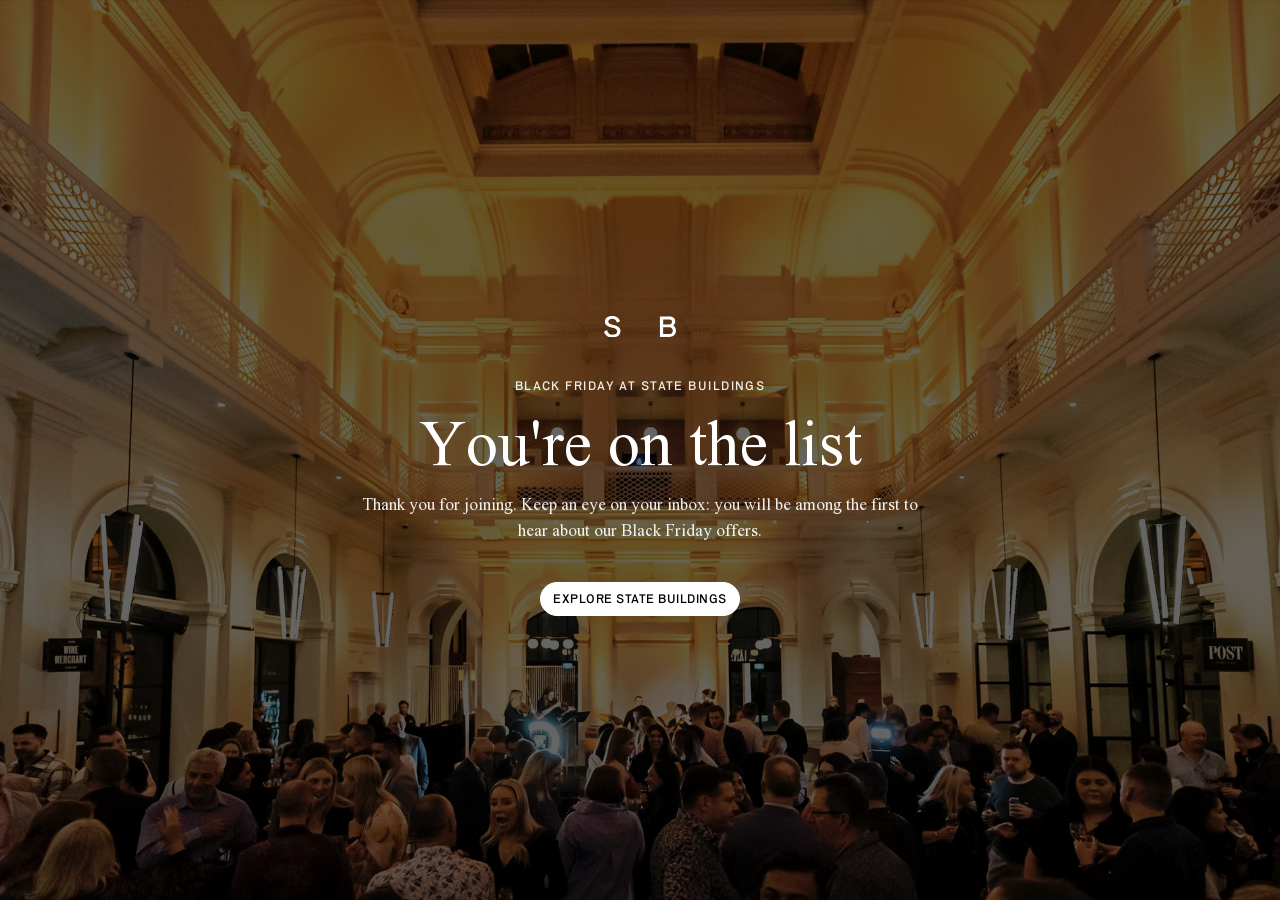
<file: black-friday/confirmed/index.html>
<!doctype html>
<html lang="en-AU">
<head>
<meta charset="utf-8">
<meta name="viewport" content="width=device-width, initial-scale=1">
<meta name="robots" content="noindex, nofollow">
<title>You're on the List | State Buildings, Perth</title>
<link rel="icon" href="../images/favicon-32x32.png" sizes="32x32" type="image/png">
<link rel="stylesheet" href="../css/normalize.css">
<link rel="stylesheet" href="../css/style.css">

<!-- Google Tag Manager (same container as statebuildings.com) -->
<script>(function(w,d,s,l,i){w[l]=w[l]||[];w[l].push({'gtm.start':new Date().getTime(),event:'gtm.js'});var f=d.getElementsByTagName(s)[0],j=d.createElement(s),dl=l!='dataLayer'?'&l='+l:'';j.async=true;j.src='https://www.googletagmanager.com/gtm.js?id='+i+dl;f.parentNode.insertBefore(j,f);})(window,document,'script','dataLayer','GTM-5KL7FBX');</script>
<!-- End Google Tag Manager -->

<style>
body{background:var(--black)}
.btn{min-height:2rem;padding:.5rem .75rem;font-size:.75rem;line-height:1rem;letter-spacing:.5px;gap:.5rem}
.done{position:relative;min-height:100svh;display:flex;align-items:center;justify-content:center;text-align:center;color:var(--white);overflow:hidden}
.done__bg{position:absolute;inset:0;width:100%;height:100%;object-fit:cover;object-position:center 45%}
.done::after{content:"";position:absolute;inset:0;background:rgba(0,0,0,.6)}
.done__inner{position:relative;z-index:1;max-width:620px;padding:6rem 1.25rem 4rem}
.done__logo{display:block;width:72px;margin:0 auto 2.5rem;color:var(--white)}
.done__logo svg{width:100%;height:auto;display:block}
.done .label{color:rgba(255,255,255,.9)}
.done h1{color:var(--white);font-size:clamp(2.4rem,5vw,4rem);line-height:1;letter-spacing:0}
.done p{color:rgba(255,255,255,.92);margin-left:auto;margin-right:auto}
.done .btn{margin-top:1.25rem}
</style>
</head>
<body>
<noscript><iframe src="https://www.googletagmanager.com/ns.html?id=GTM-5KL7FBX" height="0" width="0" style="display:none;visibility:hidden"></iframe></noscript>

<section class="done">
  <img class="done__bg" src="../images/hero-postal-hall.jpg" alt="">
  <div class="done__inner">
    <a class="done__logo" href="https://statebuildings.com/" aria-label="State Buildings home"><svg viewBox="0 0 171 51" fill="currentColor" aria-hidden="true"><use href="#sb-logo"/></svg></a>
    <p class="label">Black Friday at State Buildings</p>
    <h1>You're on the list</h1>
    <p>Thank you for joining. Keep an eye on your inbox: you will be among the first to hear about our Black Friday offers.</p>
    <a class="btn btn--light" href="https://statebuildings.com/">Explore State Buildings</a>
  </div>
</section>

<!-- Logo symbol (State Buildings wordmark from statebuildings.com header) -->
<svg width="0" height="0" style="position:absolute" aria-hidden="true"><symbol id="sb-logo" viewBox="0 0 171 51"><g><path d="M140.488 27H155.36C157.711 27 159.654 27.7273 161.146 29.1364C162.638 30.5909 163.361 32.6364 163.361 35.2727C163.361 37.9091 163.18 37.2727 162.773 38.2273C162.366 39.1818 161.824 40 161.146 40.6818C160.468 41.3636 159.654 41.9091 158.75 42.3182C157.801 42.7273 156.807 42.9091 155.722 42.9091H140.488V26.9545V27ZM140.488 8.04545H155.044C157.168 8.04545 158.795 8.59091 159.88 9.68182C160.965 10.7727 161.508 12.1818 161.508 13.9091C161.508 15.6364 160.92 17.2273 159.745 18.4091C158.569 19.5455 156.987 20.1364 154.998 20.1364H140.534V8.09091H140.488V8.04545ZM132.849 49.8182H154.953C157.259 49.8182 159.428 49.4545 161.372 48.7727C163.316 48.0909 164.988 47.0909 166.435 45.7727C167.881 44.4545 168.966 42.9091 169.78 41.1364C170.593 39.3182 171 37.3182 171 35.0909C171 32.8636 170.819 32.2273 170.412 30.9091C170.006 29.5909 169.463 28.4091 168.785 27.3182C168.107 26.2273 167.293 25.3182 166.389 24.5C165.485 23.7273 164.491 23.1364 163.496 22.7273C164.22 22.2727 164.898 21.7273 165.621 21.0909C166.299 20.4545 166.932 19.7273 167.474 18.9545C168.017 18.1364 168.423 17.2727 168.74 16.2727C169.056 15.3182 169.192 14.3182 169.192 13.2727C169.192 9.40909 167.926 6.40909 165.44 4.31818C162.954 2.22727 159.293 1.13636 154.501 1.13636H132.849V49.8182Z"></path><path d="M27.2569 50.1364C29.5171 49.5455 31.506 48.6364 33.2688 47.4545C35.0317 46.2273 36.3878 44.6818 37.4726 42.7273C38.5123 40.7727 39.0547 38.5 39.0547 35.7727C39.0547 33.0455 38.6027 31.4545 37.7439 29.8636C36.885 28.2727 35.755 26.9545 34.4441 25.9545C33.088 24.9545 31.6416 24.1364 30.0143 23.5455C28.387 22.9545 26.8501 22.4545 25.4037 22.0455L17.9453 20.1364C14.9619 19.2727 12.8826 18.2273 11.7978 16.9545C10.6677 15.6818 10.1253 14.3636 10.1253 13.0909C10.1253 11.8182 10.3965 11.2273 10.8937 10.4091C11.391 9.63636 12.1142 8.95455 12.973 8.40909C13.8319 7.86364 14.8715 7.45455 16.0468 7.18182C17.222 6.90909 18.5329 6.72727 19.889 6.72727C22.6011 6.72727 24.9064 7.36364 26.7597 8.68182C28.613 10 29.9691 12.3636 30.8731 15.7727L37.9247 12.5455C37.2918 10.3636 36.3878 8.45455 35.2125 6.86364C34.0373 5.27273 32.636 3.95455 31.0087 2.95455C29.3815 1.95455 27.6638 1.18182 25.7653 0.727273C23.8668 0.272727 21.9231 0 19.889 0C17.8549 0 15.414 0.272727 13.2895 0.772727C11.165 1.27273 9.31166 2.09091 7.63918 3.18182C6.0119 4.27273 4.70103 5.68182 3.70658 7.40909C2.71213 9.13636 2.21491 11.1818 2.21491 13.5909C2.21491 16 2.62173 17.3636 3.39017 18.8182C4.15861 20.2727 5.19826 21.5455 6.46392 22.5455C7.72958 23.5909 9.17605 24.4545 10.8033 25.0909C12.4306 25.7727 14.0579 26.3182 15.6852 26.7273L22.9175 28.5455C24.138 28.9091 25.2228 29.3182 26.2173 29.7727C27.2117 30.2273 28.1158 30.7727 28.8842 31.4091C29.6527 32.0455 30.2403 32.7727 30.6471 33.5909C31.0539 34.4091 31.2799 35.4091 31.2799 36.5455C31.2799 37.6818 30.9635 39.2727 30.3307 40.2727C29.6979 41.2727 28.8842 42.0455 27.8446 42.6818C26.8049 43.2727 25.6749 43.7273 24.4092 43.9545C23.1435 44.1818 21.8327 44.3182 20.4766 44.3182C16.8152 44.3182 13.8771 43.3636 11.617 41.5C9.40206 39.6364 7.91039 36.9545 7.18715 33.4545L0 37.1818C0.768438 39.6818 1.80809 41.8182 3.16416 43.5909C4.52022 45.3636 6.0571 46.7727 7.81999 47.8636C9.58287 48.9545 11.5266 49.7727 13.6059 50.2727C15.6852 50.7727 17.9001 51 20.2506 51C22.6011 51 24.9968 50.7273 27.2569 50.1364Z"></path></g></symbol></svg>
</body>
</html>
</file>
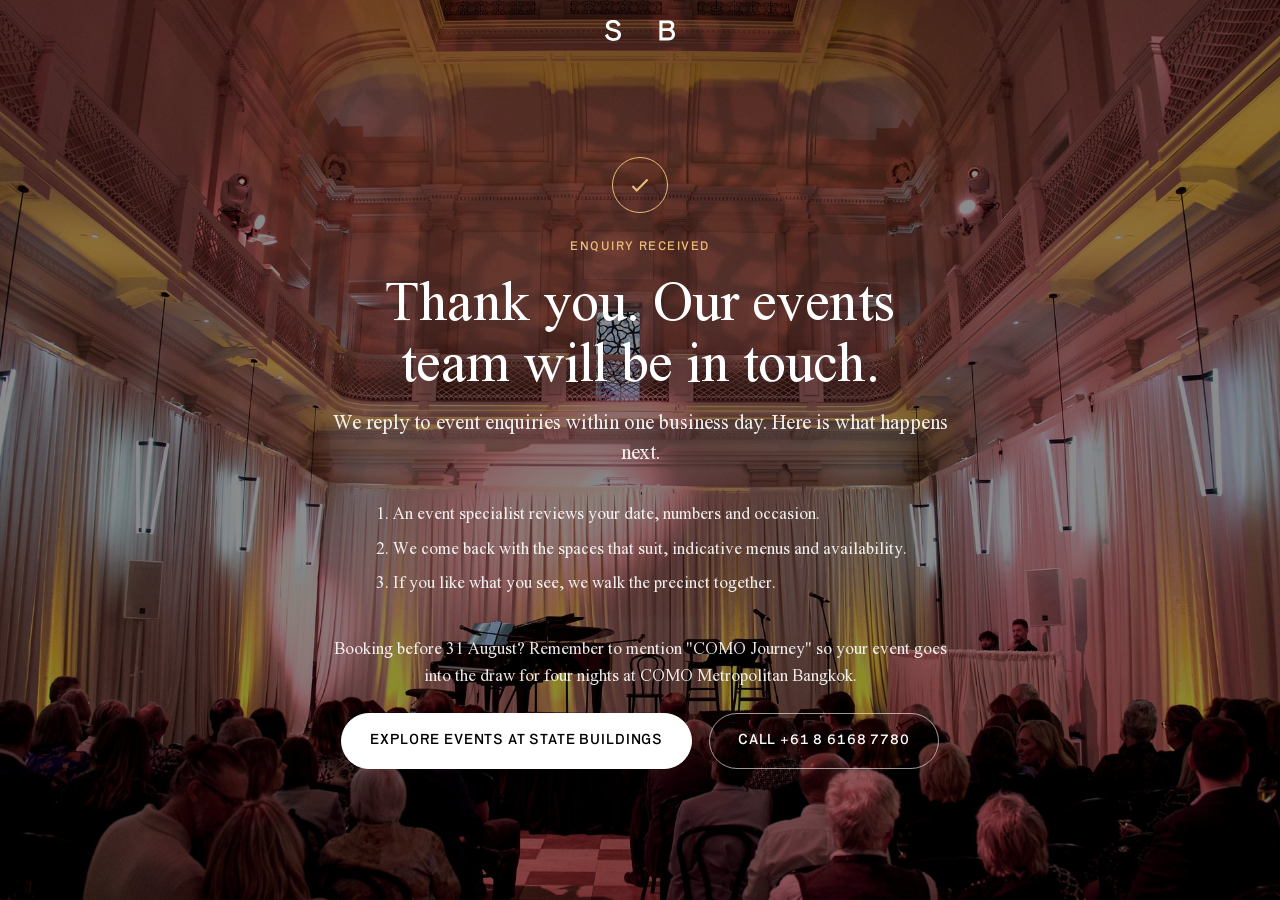
<file: winter-events/thank-you/index.html>
<!doctype html>
<html lang="en-AU">
<head>
<meta charset="utf-8">
<meta name="viewport" content="width=device-width, initial-scale=1">
<meta name="robots" content="noindex, nofollow">
<title>Thank you | State Buildings Events</title>
<link rel="icon" href="../images/favicon-32x32.png" sizes="32x32" type="image/png">
<link rel="stylesheet" href="../css/normalize.css">
<link rel="stylesheet" href="../css/style.css">
<script>(function(w,d,s,l,i){w[l]=w[l]||[];w[l].push({'gtm.start':new Date().getTime(),event:'gtm.js'});var f=d.getElementsByTagName(s)[0],j=d.createElement(s),dl=l!='dataLayer'?'&l='+l:'';j.async=true;j.src='https://www.googletagmanager.com/gtm.js?id='+i+dl;f.parentNode.insertBefore(j,f);})(window,document,'script','dataLayer','GTM-5KL7FBX');</script>
<style>
.ty{position:relative;min-height:100svh;display:flex;align-items:center;justify-content:center;color:var(--white);text-align:center;background:var(--black);overflow:hidden}
.ty__bg{position:absolute;inset:0;width:100%;height:100%;object-fit:cover;opacity:.55}
.ty__inner{position:relative;z-index:1;padding:6rem var(--pad) 4rem;max-width:720px}
.ty h1{color:var(--white);font-size:clamp(2rem,4.5vw,3.5rem)}
.ty p{color:rgba(255,255,255,.9);margin-left:auto;margin-right:auto}
.ty__badge{display:inline-flex;align-items:center;justify-content:center;width:56px;height:56px;border:1px solid var(--biscuit);border-radius:50%;color:var(--biscuit);margin-bottom:1.5rem}
.ty ol{text-align:left;display:inline-block;margin:1rem auto 2rem;padding-left:1.2rem;color:rgba(255,255,255,.9)}
.ty ol li{margin-bottom:.5rem}
.ty__logo{position:absolute;top:1.25rem;left:50%;transform:translateX(-50%);width:70px;color:var(--white);z-index:2}
.ty__logo svg{width:100%;height:auto}
.ty .btn{margin:.4rem}
</style>
</head>
<body>
<noscript><iframe src="https://www.googletagmanager.com/ns.html?id=GTM-5KL7FBX" height="0" width="0" style="display:none;visibility:hidden"></iframe></noscript>
<section class="ty">
  <a class="ty__logo" href="https://statebuildings.com/" aria-label="State Buildings"><svg viewBox="0 0 171 51" fill="currentColor" aria-hidden="true"><g><path d="M140.488 27H155.36C157.711 27 159.654 27.7273 161.146 29.1364C162.638 30.5909 163.361 32.6364 163.361 35.2727C163.361 37.9091 163.18 37.2727 162.773 38.2273C162.366 39.1818 161.824 40 161.146 40.6818C160.468 41.3636 159.654 41.9091 158.75 42.3182C157.801 42.7273 156.807 42.9091 155.722 42.9091H140.488V26.9545V27ZM140.488 8.04545H155.044C157.168 8.04545 158.795 8.59091 159.88 9.68182C160.965 10.7727 161.508 12.1818 161.508 13.9091C161.508 15.6364 160.92 17.2273 159.745 18.4091C158.569 19.5455 156.987 20.1364 154.998 20.1364H140.534V8.09091H140.488V8.04545ZM132.849 49.8182H154.953C157.259 49.8182 159.428 49.4545 161.372 48.7727C163.316 48.0909 164.988 47.0909 166.435 45.7727C167.881 44.4545 168.966 42.9091 169.78 41.1364C170.593 39.3182 171 37.3182 171 35.0909C171 32.8636 170.819 32.2273 170.412 30.9091C170.006 29.5909 169.463 28.4091 168.785 27.3182C168.107 26.2273 167.293 25.3182 166.389 24.5C165.485 23.7273 164.491 23.1364 163.496 22.7273C164.22 22.2727 164.898 21.7273 165.621 21.0909C166.299 20.4545 166.932 19.7273 167.474 18.9545C168.017 18.1364 168.423 17.2727 168.74 16.2727C169.056 15.3182 169.192 14.3182 169.192 13.2727C169.192 9.40909 167.926 6.40909 165.44 4.31818C162.954 2.22727 159.293 1.13636 154.501 1.13636H132.849V49.8182Z"></path><path d="M27.2569 50.1364C29.5171 49.5455 31.506 48.6364 33.2688 47.4545C35.0317 46.2273 36.3878 44.6818 37.4726 42.7273C38.5123 40.7727 39.0547 38.5 39.0547 35.7727C39.0547 33.0455 38.6027 31.4545 37.7439 29.8636C36.885 28.2727 35.755 26.9545 34.4441 25.9545C33.088 24.9545 31.6416 24.1364 30.0143 23.5455C28.387 22.9545 26.8501 22.4545 25.4037 22.0455L17.9453 20.1364C14.9619 19.2727 12.8826 18.2273 11.7978 16.9545C10.6677 15.6818 10.1253 14.3636 10.1253 13.0909C10.1253 11.8182 10.3965 11.2273 10.8937 10.4091C11.391 9.63636 12.1142 8.95455 12.973 8.40909C13.8319 7.86364 14.8715 7.45455 16.0468 7.18182C17.222 6.90909 18.5329 6.72727 19.889 6.72727C22.6011 6.72727 24.9064 7.36364 26.7597 8.68182C28.613 10 29.9691 12.3636 30.8731 15.7727L37.9247 12.5455C37.2918 10.3636 36.3878 8.45455 35.2125 6.86364C34.0373 5.27273 32.636 3.95455 31.0087 2.95455C29.3815 1.95455 27.6638 1.18182 25.7653 0.727273C23.8668 0.272727 21.9231 0 19.889 0C17.8549 0 15.414 0.272727 13.2895 0.772727C11.165 1.27273 9.31166 2.09091 7.63918 3.18182C6.0119 4.27273 4.70103 5.68182 3.70658 7.40909C2.71213 9.13636 2.21491 11.1818 2.21491 13.5909C2.21491 16 2.62173 17.3636 3.39017 18.8182C4.15861 20.2727 5.19826 21.5455 6.46392 22.5455C7.72958 23.5909 9.17605 24.4545 10.8033 25.0909C12.4306 25.7727 14.0579 26.3182 15.6852 26.7273L22.9175 28.5455C24.138 28.9091 25.2228 29.3182 26.2173 29.7727C27.2117 30.2273 28.1158 30.7727 28.8842 31.4091C29.6527 32.0455 30.2403 32.7727 30.6471 33.5909C31.0539 34.4091 31.2799 35.4091 31.2799 36.5455C31.2799 37.6818 30.9635 39.2727 30.3307 40.2727C29.6979 41.2727 28.8842 42.0455 27.8446 42.6818C26.8049 43.2727 25.6749 43.7273 24.4092 43.9545C23.1435 44.1818 21.8327 44.3182 20.4766 44.3182C16.8152 44.3182 13.8771 43.3636 11.617 41.5C9.40206 39.6364 7.91039 36.9545 7.18715 33.4545L0 37.1818C0.768438 39.6818 1.80809 41.8182 3.16416 43.5909C4.52022 45.3636 6.0571 46.7727 7.81999 47.8636C9.58287 48.9545 11.5266 49.7727 13.6059 50.2727C15.6852 50.7727 17.9001 51 20.2506 51C22.6011 51 24.9968 50.7273 27.2569 50.1364Z"></path></g></svg></a>
  <img class="ty__bg" src="../images/postal-hall-function.jpg" alt="">
  <div class="ty__inner">
    <span class="ty__badge" aria-hidden="true"><svg width="26" height="26" viewBox="0 0 24 24" fill="none" stroke="currentColor" stroke-width="2"><path d="M5 13l4 4L19 7"/></svg></span>
    <p class="label" style="color:var(--biscuit)">Enquiry received</p>
    <h1>Thank you. Our events team will be in touch.</h1>
    <p class="lede">We reply to event enquiries within one business day. Here is what happens next.</p>
    <ol>
      <li>An event specialist reviews your date, numbers and occasion.</li>
      <li>We come back with the spaces that suit, indicative menus and availability.</li>
      <li>If you like what you see, we walk the precinct together.</li>
    </ol>
    <p>Booking before 31 August? Remember to mention "COMO Journey" so your event goes into the draw for four nights at COMO Metropolitan Bangkok.</p>
    <a class="btn btn--light" href="https://statebuildings.com/events-weddings">Explore events at State Buildings</a>
    <a class="btn btn--outline" style="color:#fff;border-color:rgba(255,255,255,.6)" href="tel:+61861687780">Call +61 8 6168 7780</a>
  </div>
</section>
</body>
</html>
</file>
<file: black-friday/css/style.css>
/* State Buildings landing page tokens and base styles. Brand values from brand-guide.md */

@font-face{font-family:"Times New Roman LP";font-style:normal;font-weight:400;font-display:swap;src:url("../fonts/TimesNewRoman-Regular.woff2") format("woff2")}
@font-face{font-family:"Times New Roman LP";font-style:italic;font-weight:400;font-display:swap;src:url("../fonts/TimesNewRoman-Italic.woff2") format("woff2")}
@font-face{font-family:"Dada Grotesk";font-style:normal;font-weight:400;font-display:swap;src:url("../fonts/DadaGrotesk-Book.woff2") format("woff2")}
@font-face{font-family:"Dada Grotesk";font-style:normal;font-weight:500;font-display:swap;src:url("../fonts/DadaGrotesk-Medium.woff2") format("woff2")}

:root{
  --black:#000;
  --white:#fff;
  --sand:#f7f7ef;
  --biscuit:#e8bb79;
  --taupe:#b09381;
  --marigold:#ef9921;
  --wine:#a46456;
  --mustard:#b69f00;
  --rust:#bf5c00;
  --text:#18181b;
  --text-2:#3f3f46;
  --rule:rgba(0,0,0,.18);
  --font-serif:"Times New Roman LP","Times New Roman",Times,Georgia,serif;
  --font-grotesk:"Dada Grotesk","Helvetica Neue",Arial,sans-serif;
  --container:1200px;
  --pad:clamp(1.25rem,4vw,3rem);
  --section:clamp(3.5rem,8vw,7rem);
}

*,*::before,*::after{box-sizing:border-box}
html{scroll-behavior:smooth;-webkit-text-size-adjust:100%}
body{margin:0;font-family:var(--font-serif);font-size:1.0625rem;line-height:1.55;color:var(--text);background:var(--white)}
img{max-width:100%;height:auto;display:block}
a{color:inherit}
button{font:inherit}

h1,h2,h3,h4{font-family:var(--font-serif);font-weight:400;line-height:1.08;margin:0 0 1rem;color:var(--black);letter-spacing:-.01em}
h1{font-size:clamp(2.25rem,5.2vw,4.25rem)}
h2{font-size:clamp(1.85rem,3.6vw,3rem)}
h3{font-size:clamp(1.3rem,2vw,1.625rem)}
p{margin:0 0 1.1rem;max-width:640px}
.label{font-family:var(--font-grotesk);font-weight:500;font-size:.75rem;letter-spacing:.12em;text-transform:uppercase;color:var(--text-2);margin:0 0 1rem}
.lede{font-size:clamp(1.125rem,1.6vw,1.375rem);line-height:1.45}

.container{width:100%;max-width:var(--container);margin:0 auto;padding:0 var(--pad)}
.container--narrow{max-width:820px}
.section{padding:var(--section) 0}
.section--sand{background:var(--sand)}
.section--black{background:var(--black);color:var(--white)}
.section--black h2,.section--black h3{color:var(--white)}
.section--black .label{color:rgba(255,255,255,.7)}
.section-head{text-align:center;margin:0 auto 3rem}
.section-head .label,.section-head h2,.section-head p{max-width:none;margin-left:auto;margin-right:auto}
.section-head p{max-width:640px}

/* Buttons */
.btn{display:inline-flex;align-items:center;justify-content:center;gap:.6rem;font-family:var(--font-grotesk);font-weight:500;font-size:.875rem;letter-spacing:.06em;text-transform:uppercase;text-decoration:none;padding:1rem 1.75rem;border-radius:999px;border:1px solid var(--black);background:var(--black);color:var(--white);cursor:pointer;transition:background .2s,color .2s,border-color .2s,transform .2s}
.btn:hover{background:var(--wine);border-color:var(--wine);color:var(--white)}
.btn--light{background:var(--white);color:var(--black);border-color:var(--white)}
.btn--light:hover{background:var(--biscuit);border-color:var(--biscuit);color:var(--black)}
.btn--outline{background:transparent;color:var(--black)}
.btn--outline:hover{background:var(--wine);border-color:var(--wine);color:var(--white)}
.btn svg{width:16px;height:16px}

/* Scroll reveal */
.fade-up{opacity:0;transform:translateY(18px);transition:opacity .7s ease,transform .7s ease}
.fade-up.visible{opacity:1;transform:none}
.stagger > *{transition-delay:calc(var(--i,0) * 80ms)}
@media (prefers-reduced-motion:reduce){.fade-up{opacity:1;transform:none;transition:none}html{scroll-behavior:auto}}

.visually-hidden{position:absolute;width:1px;height:1px;padding:0;margin:-1px;overflow:hidden;clip:rect(0,0,0,0);white-space:nowrap;border:0}
</file>
<file: christmas-parties/css/style.css>
/* State Buildings landing page tokens and base styles. Brand values from brand-guide.md */

@font-face{font-family:"Times New Roman LP";font-style:normal;font-weight:400;font-display:swap;src:url("../fonts/TimesNewRoman-Regular.woff2") format("woff2")}
@font-face{font-family:"Times New Roman LP";font-style:italic;font-weight:400;font-display:swap;src:url("../fonts/TimesNewRoman-Italic.woff2") format("woff2")}
@font-face{font-family:"Dada Grotesk";font-style:normal;font-weight:400;font-display:swap;src:url("../fonts/DadaGrotesk-Book.woff2") format("woff2")}
@font-face{font-family:"Dada Grotesk";font-style:normal;font-weight:500;font-display:swap;src:url("../fonts/DadaGrotesk-Medium.woff2") format("woff2")}

:root{
  --black:#000;
  --white:#fff;
  --sand:#f7f7ef;
  --biscuit:#e8bb79;
  --taupe:#b09381;
  --marigold:#ef9921;
  --wine:#a46456;
  --mustard:#b69f00;
  --rust:#bf5c00;
  --text:#18181b;
  --text-2:#3f3f46;
  --rule:rgba(0,0,0,.18);
  --font-serif:"Times New Roman LP","Times New Roman",Times,Georgia,serif;
  --font-grotesk:"Dada Grotesk","Helvetica Neue",Arial,sans-serif;
  --container:1200px;
  --pad:clamp(1.25rem,4vw,3rem);
  --section:clamp(3.5rem,8vw,7rem);
}

*,*::before,*::after{box-sizing:border-box}
html{scroll-behavior:smooth;-webkit-text-size-adjust:100%}
body{margin:0;font-family:var(--font-serif);font-size:1.0625rem;line-height:1.55;color:var(--text);background:var(--white)}
img{max-width:100%;height:auto;display:block}
a{color:inherit}
button{font:inherit}

h1,h2,h3,h4{font-family:var(--font-serif);font-weight:400;line-height:1.08;margin:0 0 1rem;color:var(--black);letter-spacing:-.01em}
h1{font-size:clamp(2.25rem,5.2vw,4.25rem)}
h2{font-size:clamp(1.85rem,3.6vw,3rem)}
h3{font-size:clamp(1.3rem,2vw,1.625rem)}
p{margin:0 0 1.1rem;max-width:640px}
.label{font-family:var(--font-grotesk);font-weight:500;font-size:.75rem;letter-spacing:.12em;text-transform:uppercase;color:var(--text-2);margin:0 0 1rem}
.lede{font-size:clamp(1.125rem,1.6vw,1.375rem);line-height:1.45}

.container{width:100%;max-width:var(--container);margin:0 auto;padding:0 var(--pad)}
.container--narrow{max-width:820px}
.section{padding:var(--section) 0}
.section--sand{background:var(--sand)}
.section--black{background:var(--black);color:var(--white)}
.section--black h2,.section--black h3{color:var(--white)}
.section--black .label{color:rgba(255,255,255,.7)}
.section-head{text-align:center;margin:0 auto 3rem}
.section-head .label,.section-head h2,.section-head p{max-width:none;margin-left:auto;margin-right:auto}
.section-head p{max-width:640px}

/* Buttons */
.btn{display:inline-flex;align-items:center;justify-content:center;gap:.6rem;font-family:var(--font-grotesk);font-weight:500;font-size:.875rem;letter-spacing:.06em;text-transform:uppercase;text-decoration:none;padding:1rem 1.75rem;border-radius:999px;border:1px solid var(--black);background:var(--black);color:var(--white);cursor:pointer;transition:background .2s,color .2s,border-color .2s,transform .2s}
.btn:hover{background:var(--wine);border-color:var(--wine);color:var(--white)}
.btn--light{background:var(--white);color:var(--black);border-color:var(--white)}
.btn--light:hover{background:var(--biscuit);border-color:var(--biscuit);color:var(--black)}
.btn--outline{background:transparent;color:var(--black)}
.btn--outline:hover{background:var(--wine);border-color:var(--wine);color:var(--white)}
.btn svg{width:16px;height:16px}

/* Scroll reveal */
.fade-up{opacity:0;transform:translateY(18px);transition:opacity .7s ease,transform .7s ease}
.fade-up.visible{opacity:1;transform:none}
.stagger > *{transition-delay:calc(var(--i,0) * 80ms)}
@media (prefers-reduced-motion:reduce){.fade-up{opacity:1;transform:none;transition:none}html{scroll-behavior:auto}}

.visually-hidden{position:absolute;width:1px;height:1px;padding:0;margin:-1px;overflow:hidden;clip:rect(0,0,0,0);white-space:nowrap;border:0}
</file>
<file: festive-group-dining/css/style.css>
/* State Buildings landing page tokens and base styles. Brand values from brand-guide.md */

@font-face{font-family:"Times New Roman LP";font-style:normal;font-weight:400;font-display:swap;src:url("../fonts/TimesNewRoman-Regular.woff2") format("woff2")}
@font-face{font-family:"Times New Roman LP";font-style:italic;font-weight:400;font-display:swap;src:url("../fonts/TimesNewRoman-Italic.woff2") format("woff2")}
@font-face{font-family:"Dada Grotesk";font-style:normal;font-weight:400;font-display:swap;src:url("../fonts/DadaGrotesk-Book.woff2") format("woff2")}
@font-face{font-family:"Dada Grotesk";font-style:normal;font-weight:500;font-display:swap;src:url("../fonts/DadaGrotesk-Medium.woff2") format("woff2")}

:root{
  --black:#000;
  --white:#fff;
  --sand:#f7f7ef;
  --biscuit:#e8bb79;
  --taupe:#b09381;
  --marigold:#ef9921;
  --wine:#a46456;
  --mustard:#b69f00;
  --rust:#bf5c00;
  --text:#18181b;
  --text-2:#3f3f46;
  --rule:rgba(0,0,0,.18);
  --font-serif:"Times New Roman LP","Times New Roman",Times,Georgia,serif;
  --font-grotesk:"Dada Grotesk","Helvetica Neue",Arial,sans-serif;
  --container:1200px;
  --pad:clamp(1.25rem,4vw,3rem);
  --section:clamp(3.5rem,8vw,7rem);
}

*,*::before,*::after{box-sizing:border-box}
html{scroll-behavior:smooth;-webkit-text-size-adjust:100%}
body{margin:0;font-family:var(--font-serif);font-size:1.0625rem;line-height:1.55;color:var(--text);background:var(--white)}
img{max-width:100%;height:auto;display:block}
a{color:inherit}
button{font:inherit}

h1,h2,h3,h4{font-family:var(--font-serif);font-weight:400;line-height:1.08;margin:0 0 1rem;color:var(--black);letter-spacing:-.01em}
h1{font-size:clamp(2.25rem,5.2vw,4.25rem)}
h2{font-size:clamp(1.85rem,3.6vw,3rem)}
h3{font-size:clamp(1.3rem,2vw,1.625rem)}
p{margin:0 0 1.1rem;max-width:640px}
.label{font-family:var(--font-grotesk);font-weight:500;font-size:.75rem;letter-spacing:.12em;text-transform:uppercase;color:var(--text-2);margin:0 0 1rem}
.lede{font-size:clamp(1.125rem,1.6vw,1.375rem);line-height:1.45}

.container{width:100%;max-width:var(--container);margin:0 auto;padding:0 var(--pad)}
.container--narrow{max-width:820px}
.section{padding:var(--section) 0}
.section--sand{background:var(--sand)}
.section--black{background:var(--black);color:var(--white)}
.section--black h2,.section--black h3{color:var(--white)}
.section--black .label{color:rgba(255,255,255,.7)}
.section-head{text-align:center;margin:0 auto 3rem}
.section-head .label,.section-head h2,.section-head p{max-width:none;margin-left:auto;margin-right:auto}
.section-head p{max-width:640px}

/* Buttons */
.btn{display:inline-flex;align-items:center;justify-content:center;gap:.6rem;font-family:var(--font-grotesk);font-weight:500;font-size:.875rem;letter-spacing:.06em;text-transform:uppercase;text-decoration:none;padding:1rem 1.75rem;border-radius:999px;border:1px solid var(--black);background:var(--black);color:var(--white);cursor:pointer;transition:background .2s,color .2s,border-color .2s,transform .2s}
.btn:hover{background:var(--wine);border-color:var(--wine);color:var(--white)}
.btn--light{background:var(--white);color:var(--black);border-color:var(--white)}
.btn--light:hover{background:var(--biscuit);border-color:var(--biscuit);color:var(--black)}
.btn--outline{background:transparent;color:var(--black)}
.btn--outline:hover{background:var(--wine);border-color:var(--wine);color:var(--white)}
.btn svg{width:16px;height:16px}

/* Scroll reveal */
.fade-up{opacity:0;transform:translateY(18px);transition:opacity .7s ease,transform .7s ease}
.fade-up.visible{opacity:1;transform:none}
.stagger > *{transition-delay:calc(var(--i,0) * 80ms)}
@media (prefers-reduced-motion:reduce){.fade-up{opacity:1;transform:none;transition:none}html{scroll-behavior:auto}}

.visually-hidden{position:absolute;width:1px;height:1px;padding:0;margin:-1px;overflow:hidden;clip:rect(0,0,0,0);white-space:nowrap;border:0}
</file>
<file: functions/css/style.css>
/* State Buildings landing page tokens and base styles. Brand values from brand-guide.md */

@font-face{font-family:"Times New Roman LP";font-style:normal;font-weight:400;font-display:swap;src:url("../fonts/TimesNewRoman-Regular.woff2") format("woff2")}
@font-face{font-family:"Times New Roman LP";font-style:italic;font-weight:400;font-display:swap;src:url("../fonts/TimesNewRoman-Italic.woff2") format("woff2")}
@font-face{font-family:"Dada Grotesk";font-style:normal;font-weight:400;font-display:swap;src:url("../fonts/DadaGrotesk-Book.woff2") format("woff2")}
@font-face{font-family:"Dada Grotesk";font-style:normal;font-weight:500;font-display:swap;src:url("../fonts/DadaGrotesk-Medium.woff2") format("woff2")}

:root{
  --black:#000;
  --white:#fff;
  --sand:#f7f7ef;
  --biscuit:#e8bb79;
  --taupe:#b09381;
  --marigold:#ef9921;
  --wine:#a46456;
  --mustard:#b69f00;
  --rust:#bf5c00;
  --text:#18181b;
  --text-2:#3f3f46;
  --rule:rgba(0,0,0,.18);
  --font-serif:"Times New Roman LP","Times New Roman",Times,Georgia,serif;
  --font-grotesk:"Dada Grotesk","Helvetica Neue",Arial,sans-serif;
  --container:1200px;
  --pad:clamp(1.25rem,4vw,3rem);
  --section:clamp(3.5rem,8vw,7rem);
}

*,*::before,*::after{box-sizing:border-box}
html{scroll-behavior:smooth;-webkit-text-size-adjust:100%}
body{margin:0;font-family:var(--font-serif);font-size:1.0625rem;line-height:1.55;color:var(--text);background:var(--white)}
img{max-width:100%;height:auto;display:block}
a{color:inherit}
button{font:inherit}

h1,h2,h3,h4{font-family:var(--font-serif);font-weight:400;line-height:1.08;margin:0 0 1rem;color:var(--black);letter-spacing:-.01em}
h1{font-size:clamp(2.25rem,5.2vw,4.25rem)}
h2{font-size:clamp(1.85rem,3.6vw,3rem)}
h3{font-size:clamp(1.3rem,2vw,1.625rem)}
p{margin:0 0 1.1rem;max-width:640px}
.label{font-family:var(--font-grotesk);font-weight:500;font-size:.75rem;letter-spacing:.12em;text-transform:uppercase;color:var(--text-2);margin:0 0 1rem}
.lede{font-size:clamp(1.125rem,1.6vw,1.375rem);line-height:1.45}

.container{width:100%;max-width:var(--container);margin:0 auto;padding:0 var(--pad)}
.container--narrow{max-width:820px}
.section{padding:var(--section) 0}
.section--sand{background:var(--sand)}
.section--black{background:var(--black);color:var(--white)}
.section--black h2,.section--black h3{color:var(--white)}
.section--black .label{color:rgba(255,255,255,.7)}
.section-head{text-align:center;margin:0 auto 3rem}
.section-head .label,.section-head h2,.section-head p{max-width:none;margin-left:auto;margin-right:auto}
.section-head p{max-width:640px}

/* Buttons */
.btn{display:inline-flex;align-items:center;justify-content:center;gap:.6rem;font-family:var(--font-grotesk);font-weight:500;font-size:.875rem;letter-spacing:.06em;text-transform:uppercase;text-decoration:none;padding:1rem 1.75rem;border-radius:999px;border:1px solid var(--black);background:var(--black);color:var(--white);cursor:pointer;transition:background .2s,color .2s,border-color .2s,transform .2s}
.btn:hover{background:var(--wine);border-color:var(--wine);color:var(--white)}
.btn--light{background:var(--white);color:var(--black);border-color:var(--white)}
.btn--light:hover{background:var(--biscuit);border-color:var(--biscuit);color:var(--black)}
.btn--outline{background:transparent;color:var(--black)}
.btn--outline:hover{background:var(--wine);border-color:var(--wine);color:var(--white)}
.btn svg{width:16px;height:16px}

/* Scroll reveal */
.fade-up{opacity:0;transform:translateY(18px);transition:opacity .7s ease,transform .7s ease}
.fade-up.visible{opacity:1;transform:none}
.stagger > *{transition-delay:calc(var(--i,0) * 80ms)}
@media (prefers-reduced-motion:reduce){.fade-up{opacity:1;transform:none;transition:none}html{scroll-behavior:auto}}

.visually-hidden{position:absolute;width:1px;height:1px;padding:0;margin:-1px;overflow:hidden;clip:rect(0,0,0,0);white-space:nowrap;border:0}
</file>
<file: weddings/css/style.css>
/* State Buildings landing page tokens and base styles. Brand values from brand-guide.md */

@font-face{font-family:"Times New Roman LP";font-style:normal;font-weight:400;font-display:swap;src:url("../fonts/TimesNewRoman-Regular.woff2") format("woff2")}
@font-face{font-family:"Times New Roman LP";font-style:italic;font-weight:400;font-display:swap;src:url("../fonts/TimesNewRoman-Italic.woff2") format("woff2")}
@font-face{font-family:"Dada Grotesk";font-style:normal;font-weight:400;font-display:swap;src:url("../fonts/DadaGrotesk-Book.woff2") format("woff2")}
@font-face{font-family:"Dada Grotesk";font-style:normal;font-weight:500;font-display:swap;src:url("../fonts/DadaGrotesk-Medium.woff2") format("woff2")}

:root{
  --black:#000;
  --white:#fff;
  --sand:#f7f7ef;
  --biscuit:#e8bb79;
  --taupe:#b09381;
  --marigold:#ef9921;
  --wine:#a46456;
  --mustard:#b69f00;
  --rust:#bf5c00;
  --text:#18181b;
  --text-2:#3f3f46;
  --rule:rgba(0,0,0,.18);
  --font-serif:"Times New Roman LP","Times New Roman",Times,Georgia,serif;
  --font-grotesk:"Dada Grotesk","Helvetica Neue",Arial,sans-serif;
  --container:1200px;
  --pad:clamp(1.25rem,4vw,3rem);
  --section:clamp(3.5rem,8vw,7rem);
}

*,*::before,*::after{box-sizing:border-box}
html{scroll-behavior:smooth;-webkit-text-size-adjust:100%}
body{margin:0;font-family:var(--font-serif);font-size:1.0625rem;line-height:1.55;color:var(--text);background:var(--white)}
img{max-width:100%;height:auto;display:block}
a{color:inherit}
button{font:inherit}

h1,h2,h3,h4{font-family:var(--font-serif);font-weight:400;line-height:1.08;margin:0 0 1rem;color:var(--black);letter-spacing:-.01em}
h1{font-size:clamp(2.25rem,5.2vw,4.25rem)}
h2{font-size:clamp(1.85rem,3.6vw,3rem)}
h3{font-size:clamp(1.3rem,2vw,1.625rem)}
p{margin:0 0 1.1rem;max-width:640px}
.label{font-family:var(--font-grotesk);font-weight:500;font-size:.75rem;letter-spacing:.12em;text-transform:uppercase;color:var(--text-2);margin:0 0 1rem}
.lede{font-size:clamp(1.125rem,1.6vw,1.375rem);line-height:1.45}

.container{width:100%;max-width:var(--container);margin:0 auto;padding:0 var(--pad)}
.container--narrow{max-width:820px}
.section{padding:var(--section) 0}
.section--sand{background:var(--sand)}
.section--black{background:var(--black);color:var(--white)}
.section--black h2,.section--black h3{color:var(--white)}
.section--black .label{color:rgba(255,255,255,.7)}
.section-head{text-align:center;margin:0 auto 3rem}
.section-head .label,.section-head h2,.section-head p{max-width:none;margin-left:auto;margin-right:auto}
.section-head p{max-width:640px}

/* Buttons */
.btn{display:inline-flex;align-items:center;justify-content:center;gap:.6rem;font-family:var(--font-grotesk);font-weight:500;font-size:.875rem;letter-spacing:.06em;text-transform:uppercase;text-decoration:none;padding:1rem 1.75rem;border-radius:999px;border:1px solid var(--black);background:var(--black);color:var(--white);cursor:pointer;transition:background .2s,color .2s,border-color .2s,transform .2s}
.btn:hover{background:var(--wine);border-color:var(--wine);color:var(--white)}
.btn--light{background:var(--white);color:var(--black);border-color:var(--white)}
.btn--light:hover{background:var(--biscuit);border-color:var(--biscuit);color:var(--black)}
.btn--outline{background:transparent;color:var(--black)}
.btn--outline:hover{background:var(--wine);border-color:var(--wine);color:var(--white)}
.btn svg{width:16px;height:16px}

/* Scroll reveal */
.fade-up{opacity:0;transform:translateY(18px);transition:opacity .7s ease,transform .7s ease}
.fade-up.visible{opacity:1;transform:none}
.stagger > *{transition-delay:calc(var(--i,0) * 80ms)}
@media (prefers-reduced-motion:reduce){.fade-up{opacity:1;transform:none;transition:none}html{scroll-behavior:auto}}

.visually-hidden{position:absolute;width:1px;height:1px;padding:0;margin:-1px;overflow:hidden;clip:rect(0,0,0,0);white-space:nowrap;border:0}
</file>
<file: winter-events/css/style.css>
/* State Buildings landing page tokens and base styles. Brand values from brand-guide.md */

@font-face{font-family:"Times New Roman LP";font-style:normal;font-weight:400;font-display:swap;src:url("../fonts/TimesNewRoman-Regular.woff2") format("woff2")}
@font-face{font-family:"Times New Roman LP";font-style:italic;font-weight:400;font-display:swap;src:url("../fonts/TimesNewRoman-Italic.woff2") format("woff2")}
@font-face{font-family:"Dada Grotesk";font-style:normal;font-weight:400;font-display:swap;src:url("../fonts/DadaGrotesk-Book.woff2") format("woff2")}
@font-face{font-family:"Dada Grotesk";font-style:normal;font-weight:500;font-display:swap;src:url("../fonts/DadaGrotesk-Medium.woff2") format("woff2")}

:root{
  --black:#000;
  --white:#fff;
  --sand:#f7f7ef;
  --biscuit:#e8bb79;
  --taupe:#b09381;
  --marigold:#ef9921;
  --wine:#a46456;
  --mustard:#b69f00;
  --rust:#bf5c00;
  --text:#18181b;
  --text-2:#3f3f46;
  --rule:rgba(0,0,0,.18);
  --font-serif:"Times New Roman LP","Times New Roman",Times,Georgia,serif;
  --font-grotesk:"Dada Grotesk","Helvetica Neue",Arial,sans-serif;
  --container:1200px;
  --pad:clamp(1.25rem,4vw,3rem);
  --section:clamp(3.5rem,8vw,7rem);
}

*,*::before,*::after{box-sizing:border-box}
html{scroll-behavior:smooth;-webkit-text-size-adjust:100%}
body{margin:0;font-family:var(--font-serif);font-size:1.0625rem;line-height:1.55;color:var(--text);background:var(--white)}
img{max-width:100%;height:auto;display:block}
a{color:inherit}
button{font:inherit}

h1,h2,h3,h4{font-family:var(--font-serif);font-weight:400;line-height:1.08;margin:0 0 1rem;color:var(--black);letter-spacing:-.01em}
h1{font-size:clamp(2.25rem,5.2vw,4.25rem)}
h2{font-size:clamp(1.85rem,3.6vw,3rem)}
h3{font-size:clamp(1.3rem,2vw,1.625rem)}
p{margin:0 0 1.1rem;max-width:640px}
.label{font-family:var(--font-grotesk);font-weight:500;font-size:.75rem;letter-spacing:.12em;text-transform:uppercase;color:var(--text-2);margin:0 0 1rem}
.lede{font-size:clamp(1.125rem,1.6vw,1.375rem);line-height:1.45}

.container{width:100%;max-width:var(--container);margin:0 auto;padding:0 var(--pad)}
.container--narrow{max-width:820px}
.section{padding:var(--section) 0}
.section--sand{background:var(--sand)}
.section--black{background:var(--black);color:var(--white)}
.section--black h2,.section--black h3{color:var(--white)}
.section--black .label{color:rgba(255,255,255,.7)}
.section-head{text-align:center;margin:0 auto 3rem}
.section-head .label,.section-head h2,.section-head p{max-width:none;margin-left:auto;margin-right:auto}
.section-head p{max-width:640px}

/* Buttons */
.btn{display:inline-flex;align-items:center;justify-content:center;gap:.6rem;font-family:var(--font-grotesk);font-weight:500;font-size:.875rem;letter-spacing:.06em;text-transform:uppercase;text-decoration:none;padding:1rem 1.75rem;border-radius:999px;border:1px solid var(--black);background:var(--black);color:var(--white);cursor:pointer;transition:background .2s,color .2s,border-color .2s,transform .2s}
.btn:hover{background:var(--wine);border-color:var(--wine);color:var(--white)}
.btn--light{background:var(--white);color:var(--black);border-color:var(--white)}
.btn--light:hover{background:var(--biscuit);border-color:var(--biscuit);color:var(--black)}
.btn--outline{background:transparent;color:var(--black)}
.btn--outline:hover{background:var(--wine);border-color:var(--wine);color:var(--white)}
.btn svg{width:16px;height:16px}

/* Scroll reveal */
.fade-up{opacity:0;transform:translateY(18px);transition:opacity .7s ease,transform .7s ease}
.fade-up.visible{opacity:1;transform:none}
.stagger > *{transition-delay:calc(var(--i,0) * 80ms)}
@media (prefers-reduced-motion:reduce){.fade-up{opacity:1;transform:none;transition:none}html{scroll-behavior:auto}}

.visually-hidden{position:absolute;width:1px;height:1px;padding:0;margin:-1px;overflow:hidden;clip:rect(0,0,0,0);white-space:nowrap;border:0}
</file>
